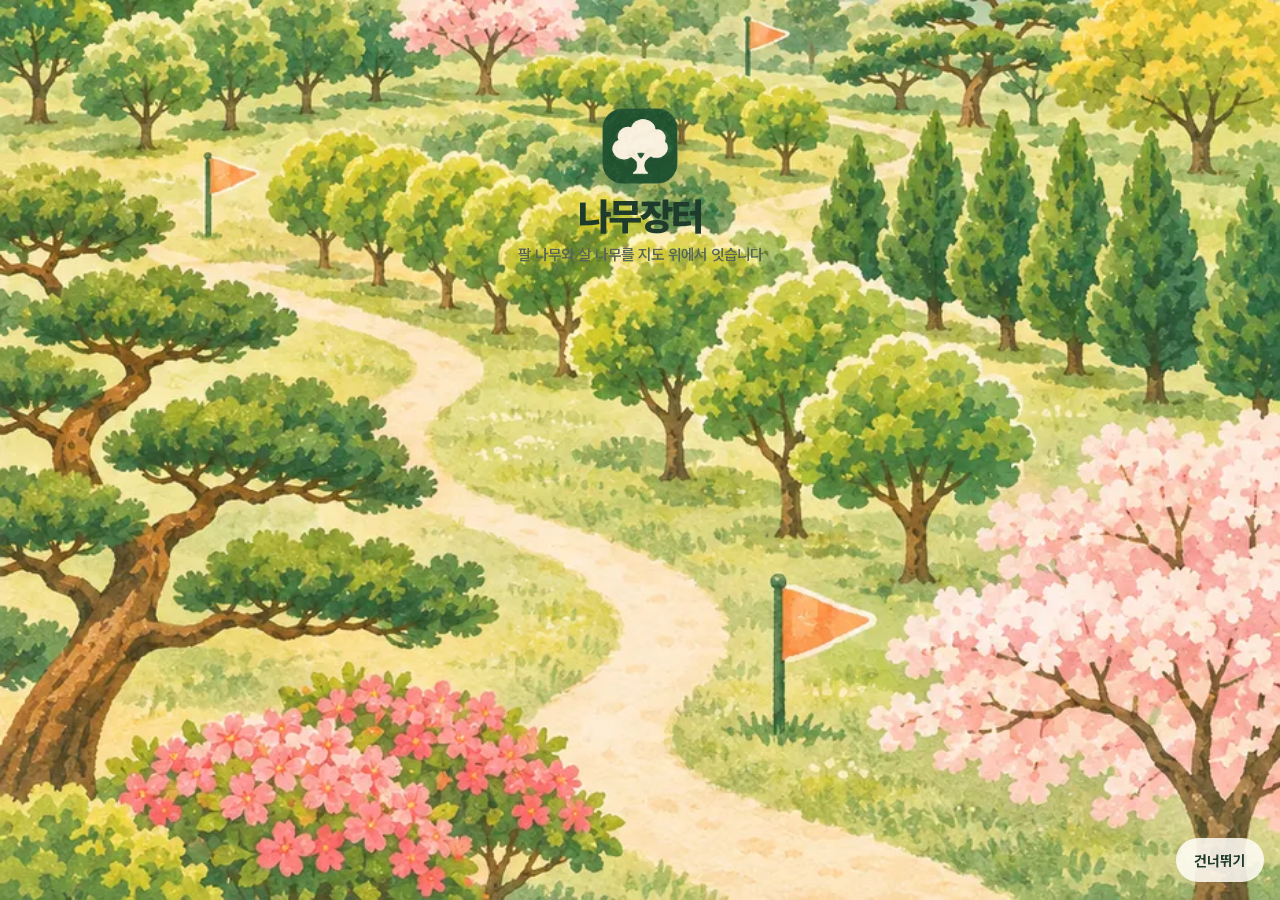
<file: index.html>
<!doctype html>
<html lang="ko">
  <head>
    <meta charset="UTF-8" />
    <meta name="viewport" content="width=device-width, initial-scale=1, viewport-fit=cover, maximum-scale=1" />
    <meta name="theme-color" content="#F3EBD7" />
    <meta name="description" content="팔 나무와 살 나무를 지도 위에서 이어 주는 나무장터" />
    <link rel="icon" href="./favicon.png" type="image/png" />
    <link rel="manifest" href="./manifest.webmanifest" />
    <link rel="apple-touch-icon" href="./apple-touch-icon.png" />
    <meta name="mobile-web-app-capable" content="yes" />
    <meta name="apple-mobile-web-app-capable" content="yes" />
    <meta name="apple-mobile-web-app-title" content="나무장터" />
    <meta name="apple-mobile-web-app-status-bar-style" content="default" />
    <link rel="preload" href="./fonts/PretendardVariable.woff2" as="font" type="font/woff2" crossorigin />
    <title>나무장터</title>
    <script type="module" crossorigin src="./assets/index-CdkCY7LW.js"></script>
    <link rel="stylesheet" crossorigin href="./assets/index-C7Q7-fz8.css">
  </head>
  <body>
    <div id="root"></div>
  </body>
</html>
</file>
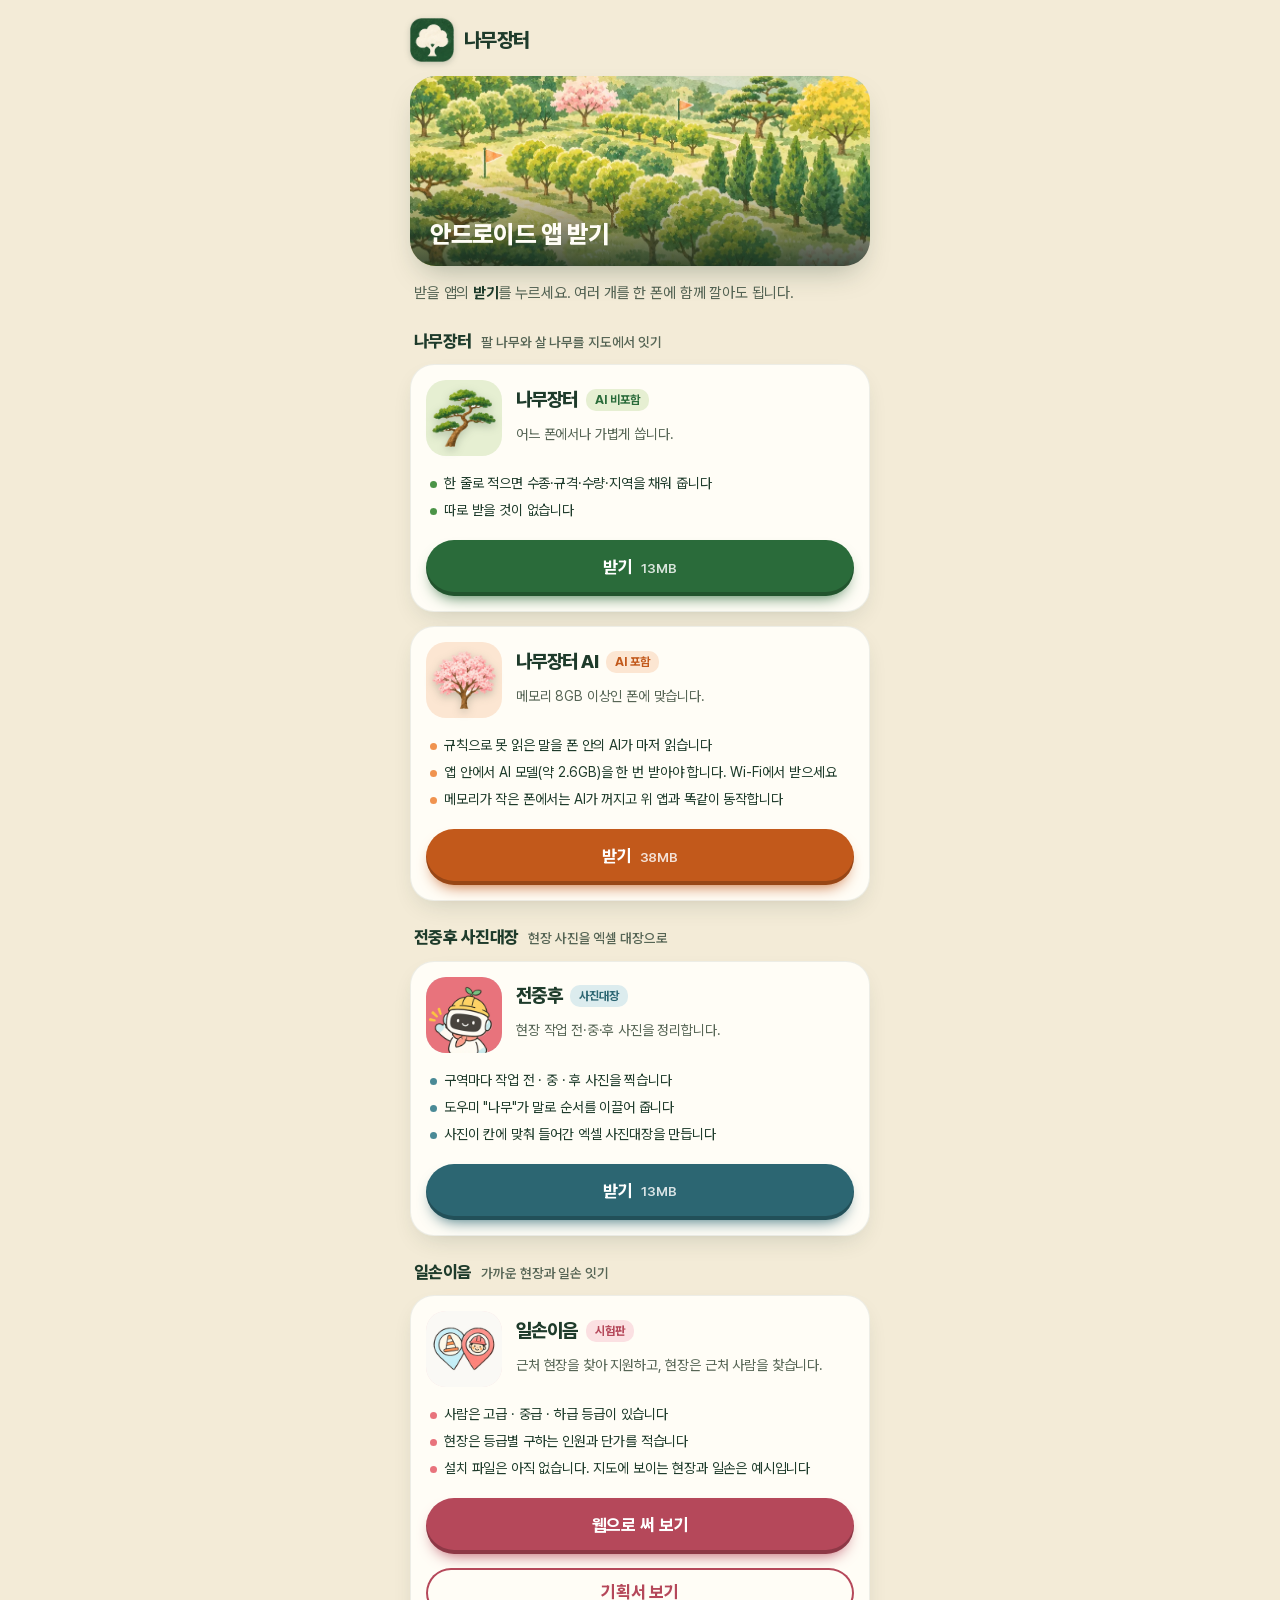
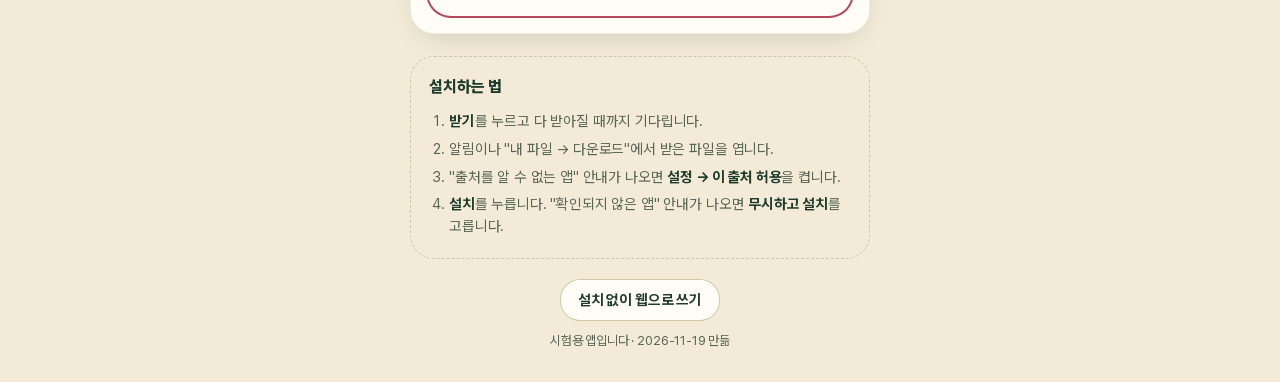
<file: download/index.html>
<!doctype html>
<!-- 안드로이드 앱(APK) 받기 페이지. tools/deploy_pages.sh 가 {{…}} 자리를 채워 download/index.html 로 올린다.
     "전중후 시작"~"전중후 끝" 사이는 그 앱의 APK 가 있을 때만 남긴다.
     "일손 시작"~"일손 끝" 사이는 일손이음 기획서 페이지(project-tjkim/03.work-match/result/plan)가 있을 때만 남긴다.
     "일손웹" 표시가 붙은 줄은 일손이음 웹앱(…/app/dist)이 있을 때만 남긴다. -->
<html lang="ko">
  <head>
    <meta charset="UTF-8" />
    <meta name="viewport" content="width=device-width, initial-scale=1, viewport-fit=cover" />
    <meta name="theme-color" content="#F3EBD7" />
    <meta name="description" content="나무장터와 전중후 사진대장 안드로이드 앱 받기, 일손이음 웹앱과 기획서" />
    <link rel="icon" href="../favicon.png" type="image/png" />
    <title>앱 받기 · 나무장터</title>
    <style>
      @font-face {
        font-family: 'Pretendard Variable';
        font-weight: 45 920;
        font-display: swap;
        src: url('../fonts/PretendardVariable.woff2') format('woff2-variations');
      }
      :root {
        --paper: #f3ebd7;
        --card: #fffdf6;
        --ink: #1e3b2b;
        --ink-2: #566555;
        --line: #d3c6a6;
        --leaf: #4b9447;
        --leaf-deep: #2a6b3a;
        --leaf-tint: #e6efd2;
        --apricot: #f0934f;
        --apricot-deep: #c2591b;
        --apricot-tint: #fce6d2;
      }
      * {
        box-sizing: border-box;
        margin: 0;
      }
      body {
        min-height: 100vh;
        padding: calc(18px + env(safe-area-inset-top, 0px)) 16px calc(32px + env(safe-area-inset-bottom, 0px));
        background: var(--paper);
        color: var(--ink);
        font-family: 'Pretendard Variable', -apple-system, 'Apple SD Gothic Neo', 'Noto Sans KR', sans-serif;
        font-size: 16px;
        line-height: 1.5;
        letter-spacing: -0.01em;
        word-break: keep-all;
        overflow-wrap: anywhere;
        -webkit-font-smoothing: antialiased;
      }
      main {
        max-width: 460px;
        margin: 0 auto;
      }
      header {
        display: flex;
        align-items: center;
        gap: 10px;
      }
      header img {
        width: 44px;
        height: 44px;
        object-fit: contain;
        filter: drop-shadow(0 2px 3px rgba(30, 59, 43, 0.22));
      }
      header strong {
        font-size: 20px;
        font-weight: 800;
        letter-spacing: -0.03em;
      }
      .hero {
        position: relative;
        margin-top: 14px;
        overflow: hidden;
        border-radius: 26px;
        box-shadow: 0 14px 30px -12px rgba(30, 59, 43, 0.35);
      }
      .hero img {
        display: block;
        width: 100%;
        height: 190px;
        object-fit: cover;
        object-position: 50% 70%;
      }
      .hero h1 {
        position: absolute;
        inset: auto 0 0 0;
        padding: 46px 20px 16px;
        background: linear-gradient(transparent, rgba(22, 44, 30, 0.82));
        color: #fffdf6;
        font-size: 25px;
        font-weight: 800;
        line-height: 1.25;
        letter-spacing: -0.035em;
        text-wrap: balance;
      }
      .lead {
        margin: 16px 4px 0;
        color: var(--ink-2);
        font-size: 15px;
      }
      .app {
        display: grid;
        grid-template-columns: 76px 1fr;
        gap: 4px 14px;
        margin-top: 14px;
        padding: 16px;
        border-radius: 24px;
        background: var(--card);
        box-shadow:
          inset 0 0 0 1px rgba(30, 59, 43, 0.08),
          0 10px 26px -10px rgba(30, 59, 43, 0.2);
      }
      .app .art {
        grid-row: span 2;
        display: grid;
        place-items: center;
        width: 76px;
        height: 76px;
        border-radius: 20px;
        background: var(--tint);
      }
      .app .art img {
        width: 64px;
        height: 64px;
        object-fit: contain;
        filter: drop-shadow(0 3px 4px rgba(30, 59, 43, 0.25));
      }
      .app h2 {
        display: flex;
        flex-wrap: wrap;
        align-items: center;
        gap: 8px;
        font-size: 19px;
        font-weight: 800;
        letter-spacing: -0.03em;
      }
      .app h2 small {
        padding: 2px 9px;
        border-radius: 10px;
        background: var(--tint);
        color: var(--deep);
        font-size: 12px;
        font-weight: 700;
        letter-spacing: 0;
      }
      .app p {
        color: var(--ink-2);
        font-size: 14px;
      }
      .app ul {
        grid-column: 1 / -1;
        margin-top: 10px;
        padding: 0;
        list-style: none;
        font-size: 14px;
      }
      .app li {
        position: relative;
        padding: 3px 0 3px 18px;
      }
      .app li::before {
        content: '';
        position: absolute;
        top: 11px;
        left: 4px;
        width: 7px;
        height: 7px;
        border-radius: 50%;
        background: var(--main);
      }
      .get {
        grid-column: 1 / -1;
        display: flex;
        align-items: center;
        justify-content: center;
        gap: 8px;
        height: 56px;
        margin-top: 12px;
        border-radius: 28px;
        background: var(--deep);
        box-shadow:
          inset 0 -4px 0 rgba(0, 0, 0, 0.22),
          0 8px 16px -8px var(--deep);
        color: #fff;
        font-size: 17px;
        font-weight: 760;
        text-decoration: none;
        transition: transform 0.2s cubic-bezier(0.32, 0.72, 0, 1);
      }
      .get:active {
        transform: translateY(2px) scale(0.985);
      }
      .get.plain {
        height: 50px;
        margin-top: 10px;
        background: var(--card);
        box-shadow: inset 0 0 0 2px var(--deep);
        color: var(--deep);
      }
      .get span {
        font-size: 13.5px;
        font-weight: 600;
        opacity: 0.82;
      }
      .lead b {
        color: var(--ink);
      }
      h2.group {
        margin: 24px 4px 0;
        font-size: 17px;
        font-weight: 800;
        letter-spacing: -0.03em;
      }
      h2.group span {
        margin-left: 6px;
        color: var(--ink-2);
        font-size: 13.5px;
        font-weight: 550;
        letter-spacing: -0.01em;
      }
      h2.group + .app {
        margin-top: 10px;
      }
      .app .art img.icon {
        width: 76px;
        height: 76px;
        border-radius: 20px;
        filter: none;
      }
      .photo {
        --main: #4a8a96;
        --deep: #2c6672;
        --tint: #dcecee;
      }
      .work {
        --main: #e8737c;
        --deep: #b5485a;
        --tint: #fbe0e2;
      }
      .lite {
        --main: var(--leaf);
        --deep: var(--leaf-deep);
        --tint: var(--leaf-tint);
      }
      .ai {
        --main: var(--apricot);
        --deep: var(--apricot-deep);
        --tint: var(--apricot-tint);
      }
      section.how {
        margin-top: 22px;
        padding: 18px;
        border-radius: 24px;
        border: 1.5px dashed var(--line);
      }
      .how h2 {
        font-size: 16px;
        font-weight: 800;
      }
      .how ol {
        margin-top: 8px;
        padding-left: 20px;
        color: var(--ink-2);
        font-size: 14.5px;
      }
      .how li {
        padding: 3px 0;
      }
      .how b {
        color: var(--ink);
      }
      footer {
        margin-top: 20px;
        text-align: center;
        color: var(--ink-2);
        font-size: 13px;
      }
      footer a {
        display: inline-block;
        margin-bottom: 10px;
        padding: 10px 18px;
        border-radius: 20px;
        background: var(--card);
        box-shadow: inset 0 0 0 1px var(--line);
        color: var(--ink);
        font-size: 14.5px;
        font-weight: 700;
        text-decoration: none;
      }
    </style>
  </head>
  <body>
    <main>
      <header>
        <img src="../art/logo.webp" alt="" />
        <strong>나무장터</strong>
      </header>

      <div class="hero">
        <img src="../art/hero.webp" alt="" />
        <h1>안드로이드 앱 받기</h1>
      </div>
      <p class="lead">받을 앱의 <b>받기</b>를 누르세요. 여러 개를 한 폰에 함께 깔아도 됩니다.</p>

      <h2 class="group">나무장터 <span>팔 나무와 살 나무를 지도에서 잇기</span></h2>

      <article class="app lite">
        <div class="art"><img src="../art/tree-pine.webp" alt="" /></div>
        <h2>나무장터 <small>AI 비포함</small></h2>
        <p>어느 폰에서나 가볍게 씁니다.</p>
        <ul>
          <li>한 줄로 적으면 수종·규격·수량·지역을 채워 줍니다</li>
          <li>따로 받을 것이 없습니다</li>
        </ul>
        <a class="get" href="namu-jangteo.apk?v=202611190719" download="namu-jangteo.apk">받기 <span>13MB</span></a>
      </article>

      <article class="app ai">
        <div class="art"><img src="../art/tree-blossom.webp" alt="" /></div>
        <h2>나무장터 AI <small>AI 포함</small></h2>
        <p>메모리 8GB 이상인 폰에 맞습니다.</p>
        <ul>
          <li>규칙으로 못 읽은 말을 폰 안의 AI가 마저 읽습니다</li>
          <li>앱 안에서 AI 모델(약 2.6GB)을 한 번 받아야 합니다. Wi-Fi에서 받으세요</li>
          <li>메모리가 작은 폰에서는 AI가 꺼지고 위 앱과 똑같이 동작합니다</li>
        </ul>
        <a class="get" href="namu-jangteo-ai.apk?v=202611190719" download="namu-jangteo-ai.apk">받기 <span>38MB</span></a>
      </article>

      <!-- 전중후 시작 -->
      <h2 class="group">전중후 사진대장 <span>현장 사진을 엑셀 대장으로</span></h2>

      <article class="app photo">
        <div class="art"><img class="icon" src="jeonjunghu.png" alt="" /></div>
        <h2>전중후 <small>사진대장</small></h2>
        <p>현장 작업 전·중·후 사진을 정리합니다.</p>
        <ul>
          <li>구역마다 작업 전 · 중 · 후 사진을 찍습니다</li>
          <li>도우미 "나무"가 말로 순서를 이끌어 줍니다</li>
          <li>사진이 칸에 맞춰 들어간 엑셀 사진대장을 만듭니다</li>
        </ul>
        <a class="get" href="jeonjunghu.apk?v=202611190709" download="jeonjunghu.apk">받기 <span>13MB</span></a>
      </article>
      <!-- 전중후 끝 -->

      <!-- 일손 시작 -->
      <h2 class="group">일손이음 <span>가까운 현장과 일손 잇기</span></h2>

      <article class="app work">
        <div class="art"><img class="icon" src="ilson-ieum.png" alt="" /></div>
        <h2>일손이음 <small>시험판</small></h2>
        <p>근처 현장을 찾아 지원하고, 현장은 근처 사람을 찾습니다.</p>
        <ul>
          <li>사람은 고급 · 중급 · 하급 등급이 있습니다</li>
          <li>현장은 등급별 구하는 인원과 단가를 적습니다</li>
          <li>설치 파일은 아직 없습니다. 지도에 보이는 현장과 일손은 예시입니다</li>
        </ul>
        <a class="get" href="../ilson-ieum/?v=202611190853">웹으로 써 보기</a><!-- 일손웹 -->
        <a class="get plain" href="../plan/ilson-ieum/?v=202611190844">기획서 보기</a>
      </article>
      <!-- 일손 끝 -->

      <section class="how">
        <h2>설치하는 법</h2>
        <ol>
          <li><b>받기</b>를 누르고 다 받아질 때까지 기다립니다.</li>
          <li>알림이나 "내 파일 → 다운로드"에서 받은 파일을 엽니다.</li>
          <li>"출처를 알 수 없는 앱" 안내가 나오면 <b>설정 → 이 출처 허용</b>을 켭니다.</li>
          <li><b>설치</b>를 누릅니다. "확인되지 않은 앱" 안내가 나오면 <b>무시하고 설치</b>를 고릅니다.</li>
        </ol>
      </section>

      <footer>
        <a href="../">설치 없이 웹으로 쓰기</a>
        <p>시험용 앱입니다 · 2026-11-19 만듦</p>
      </footer>
    </main>
  </body>
</html>
</file>
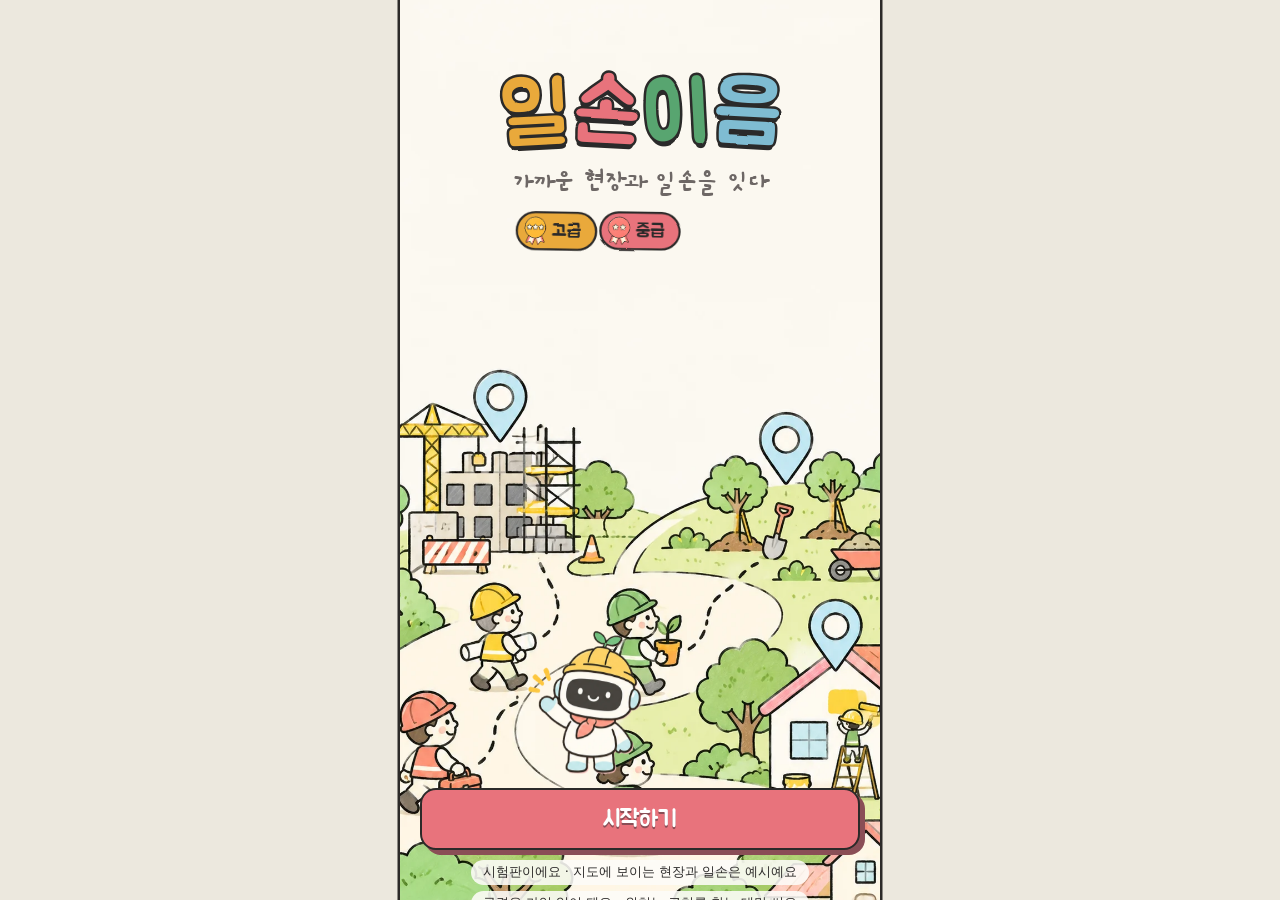
<file: ilson-ieum/index.html>
<!doctype html>
<html lang="ko">
  <head>
    <meta charset="UTF-8" />
    <meta name="viewport" content="width=device-width, initial-scale=1, viewport-fit=cover, maximum-scale=1" />
    <meta name="theme-color" content="#faf9f5" />
    <meta name="description" content="가까운 현장과 일할 사람을 지도 위에서 이어 주는 앱" />
    <link rel="icon" href="./art/pin-site.webp" type="image/webp" />
    <link rel="manifest" href="./manifest.webmanifest" />
    <meta name="mobile-web-app-capable" content="yes" />
    <meta name="apple-mobile-web-app-capable" content="yes" />
    <meta name="apple-mobile-web-app-title" content="일손이음" />
    <title>일손이음</title>
    <script type="module" crossorigin src="./assets/index-Bh-CNByT.js"></script>
    <link rel="stylesheet" crossorigin href="./assets/index-D5LEKPfN.css">
  </head>
  <body>
    <div id="root"></div>
  </body>
</html>
</file>
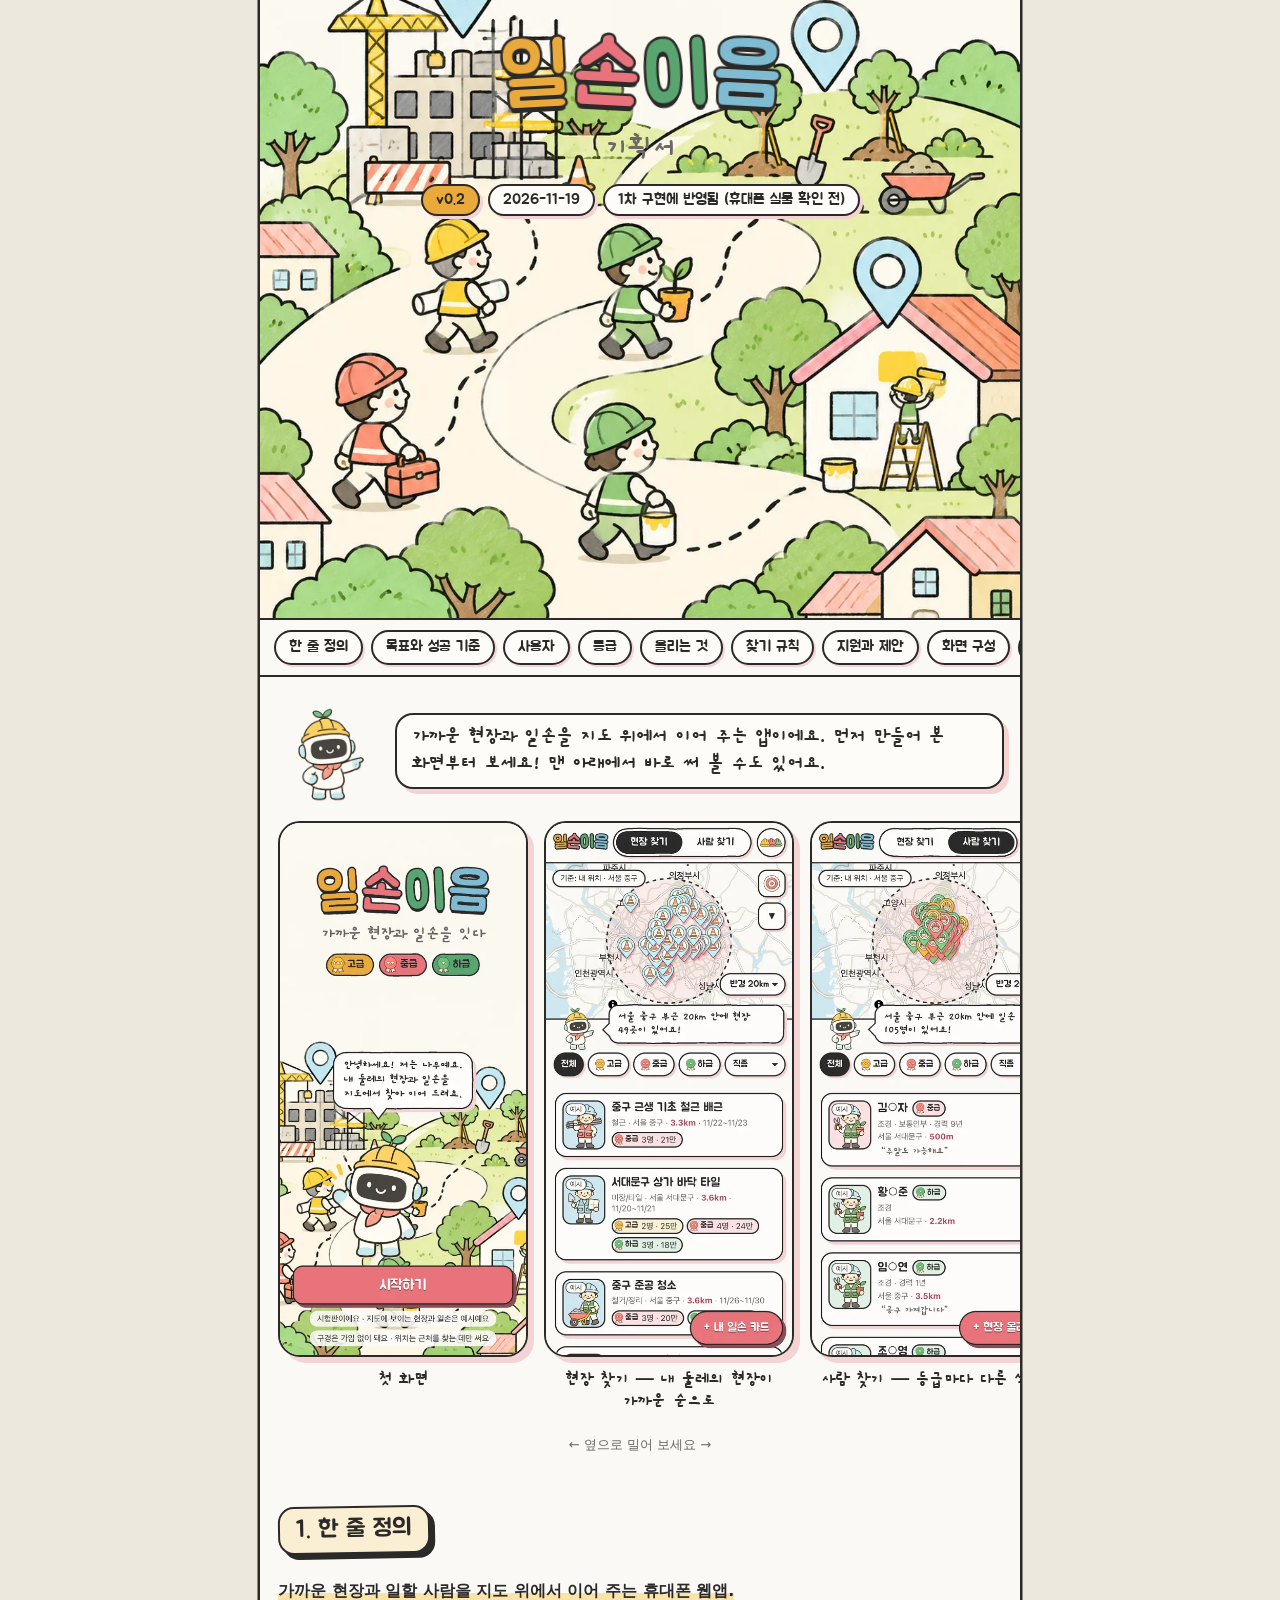
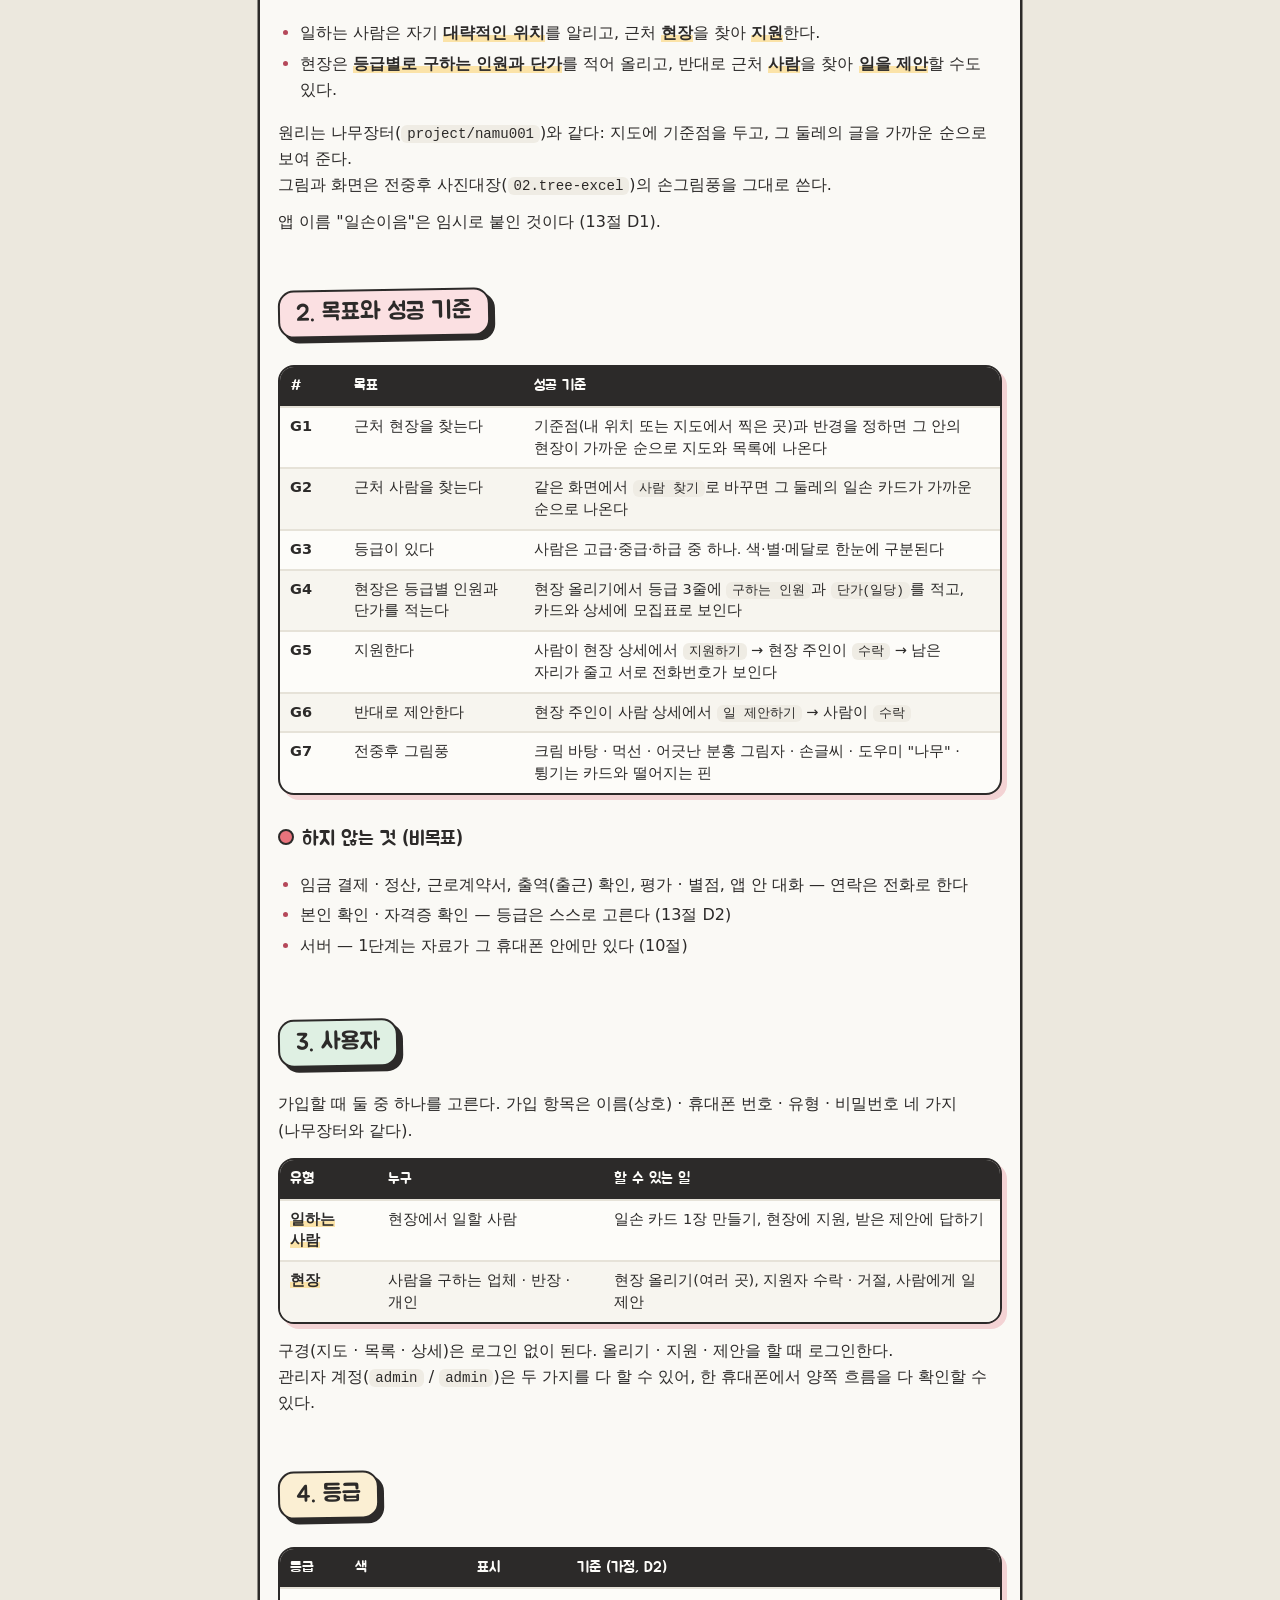
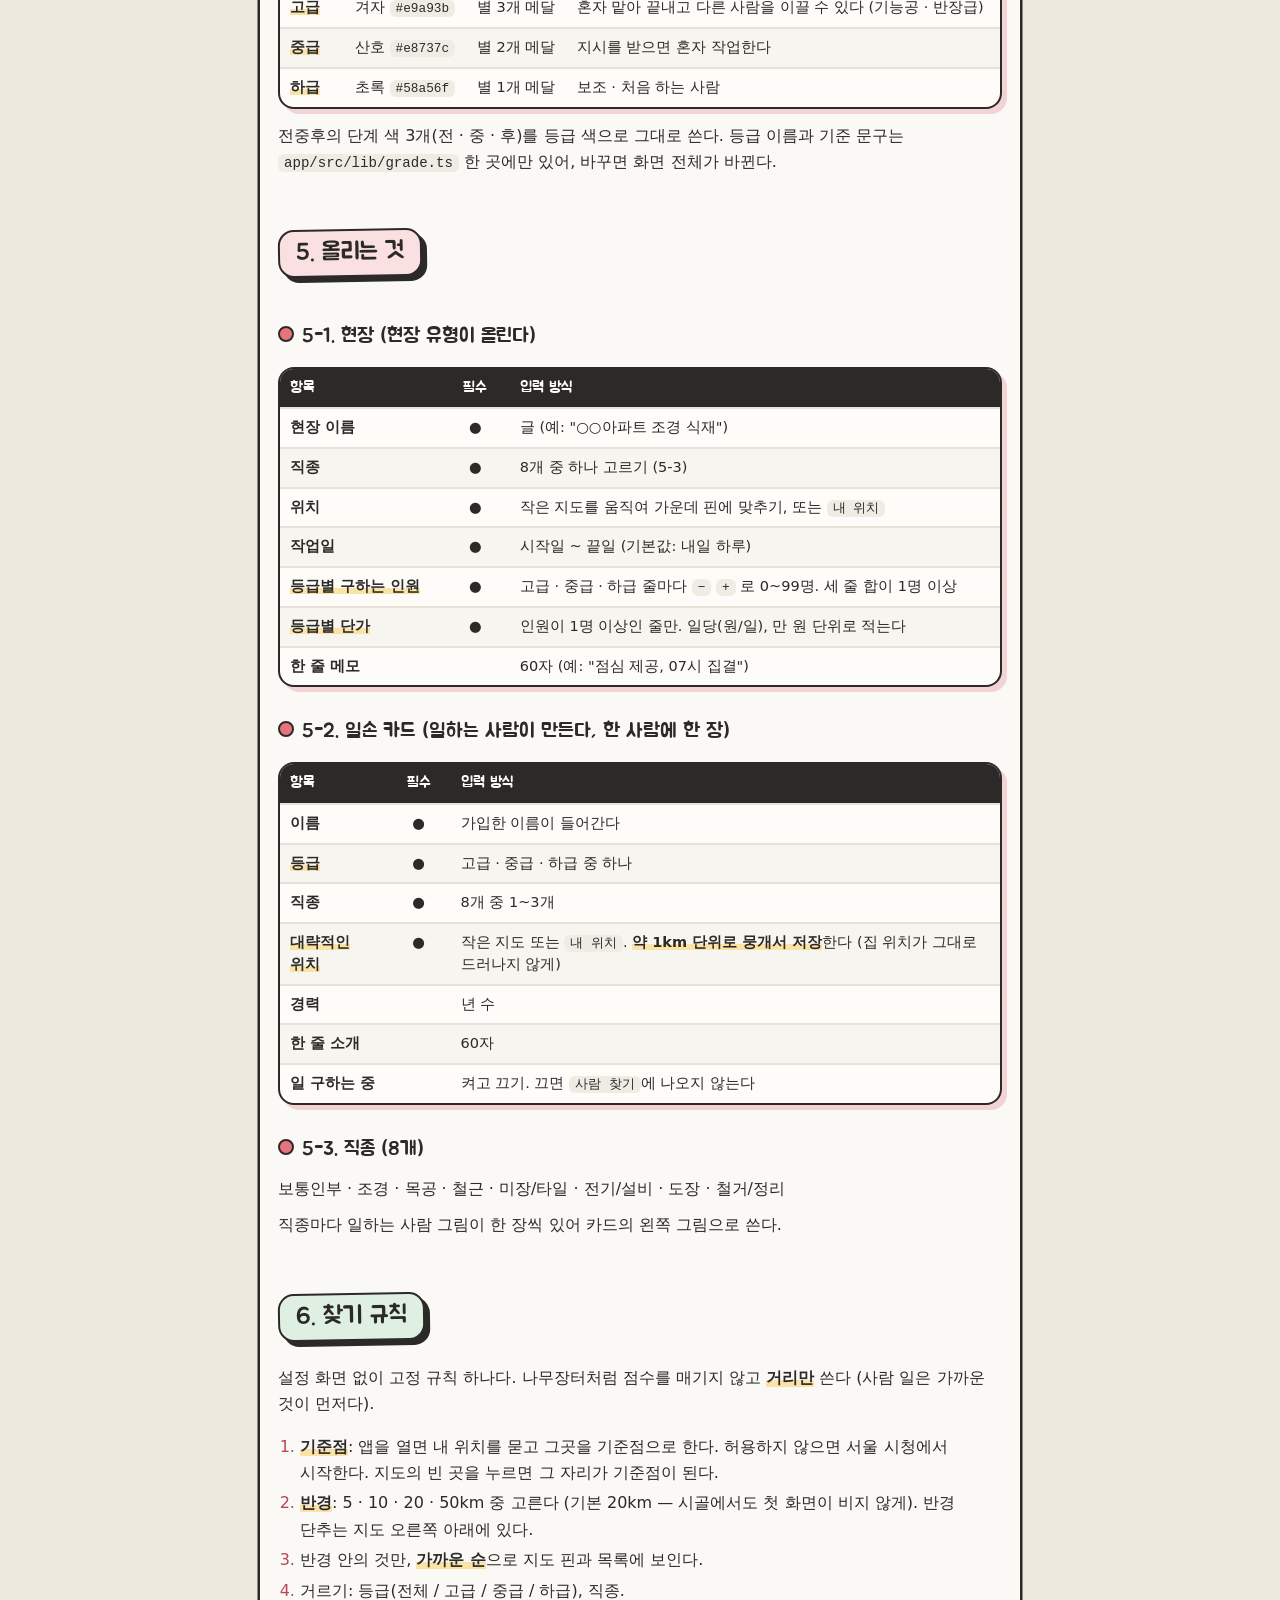
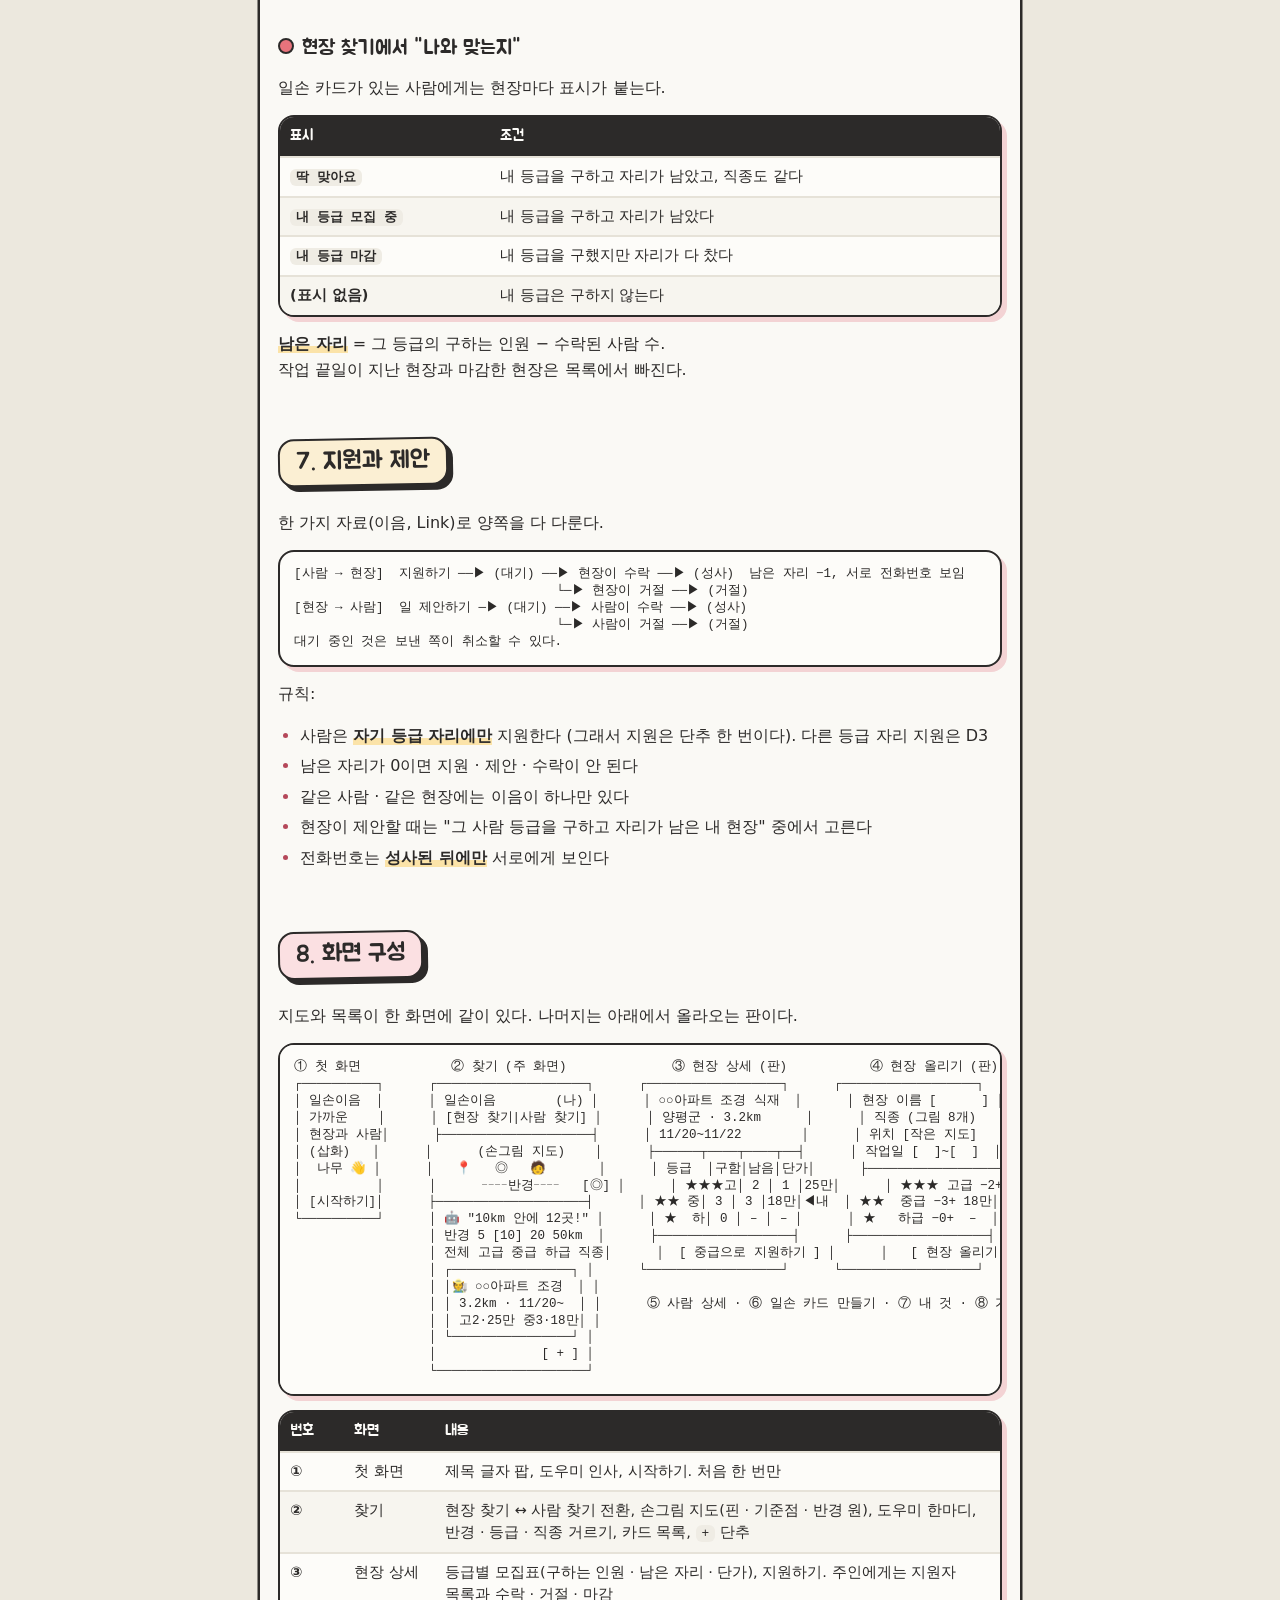
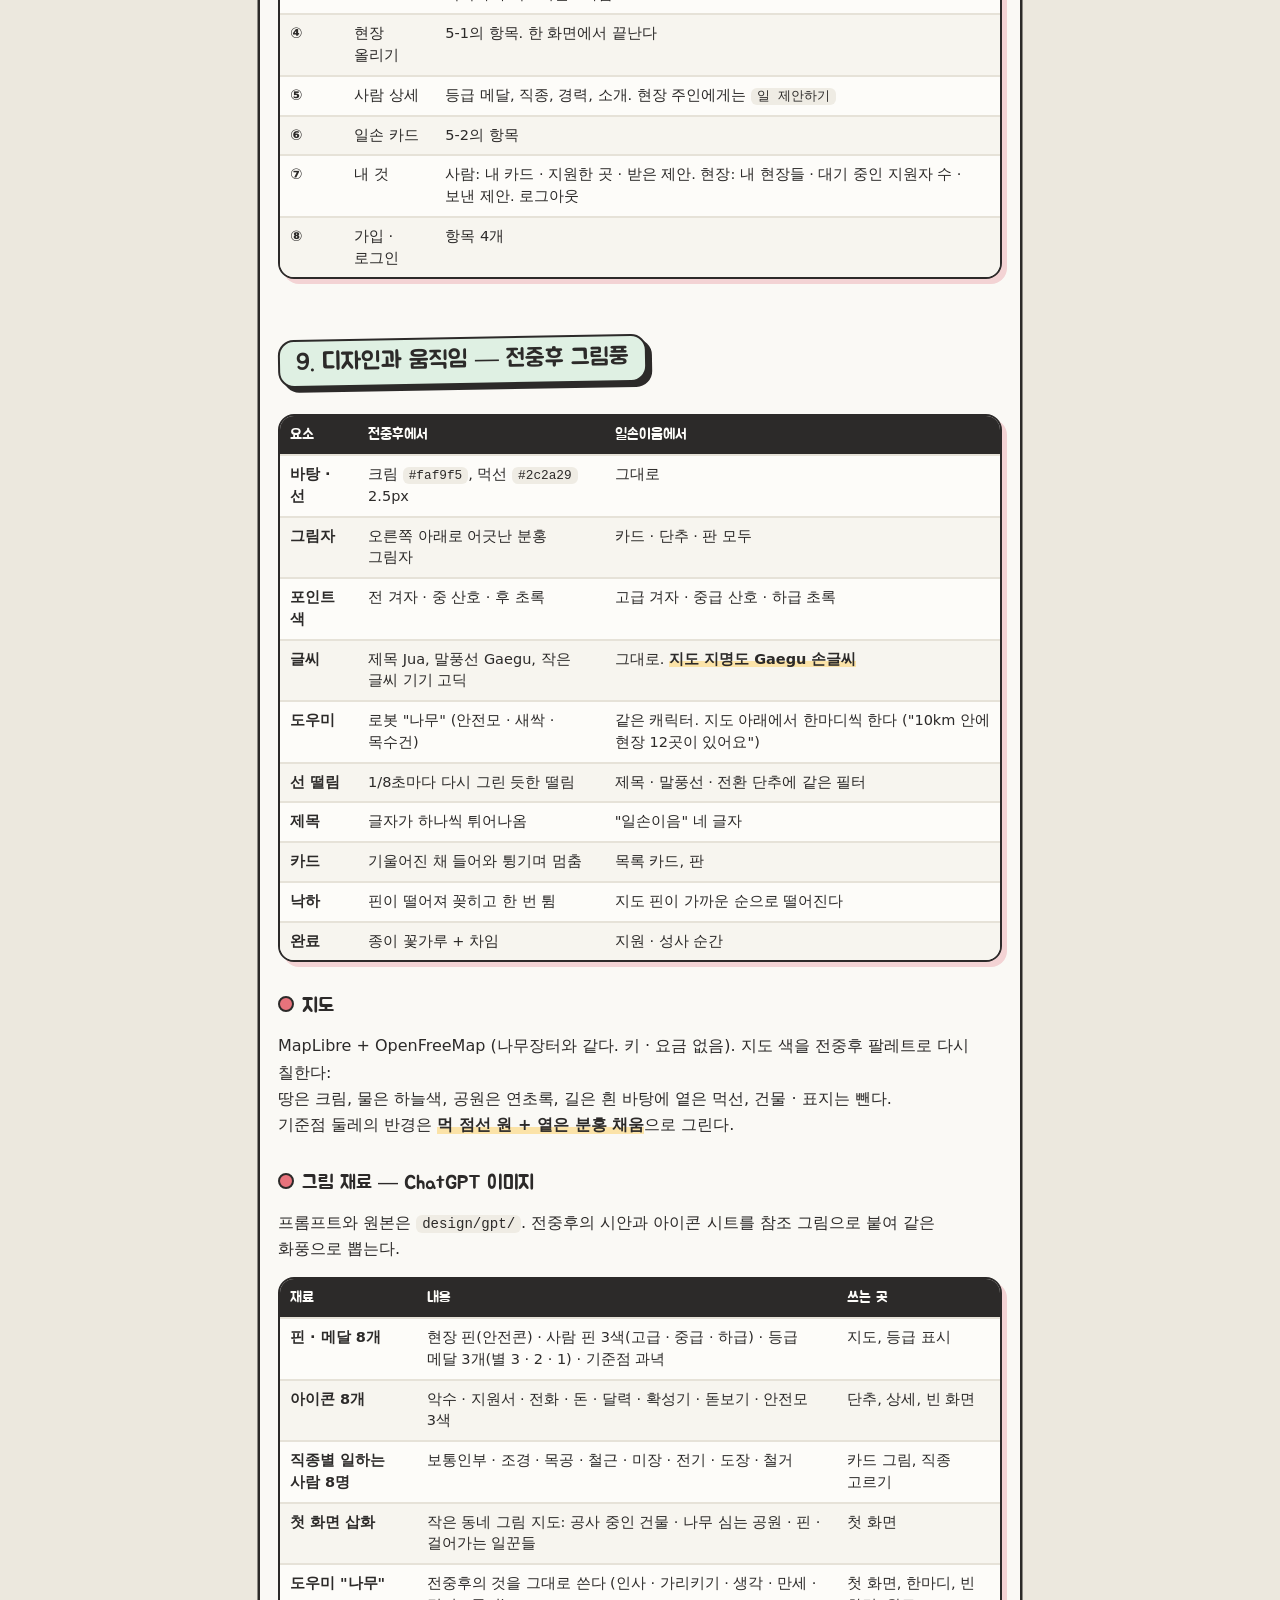
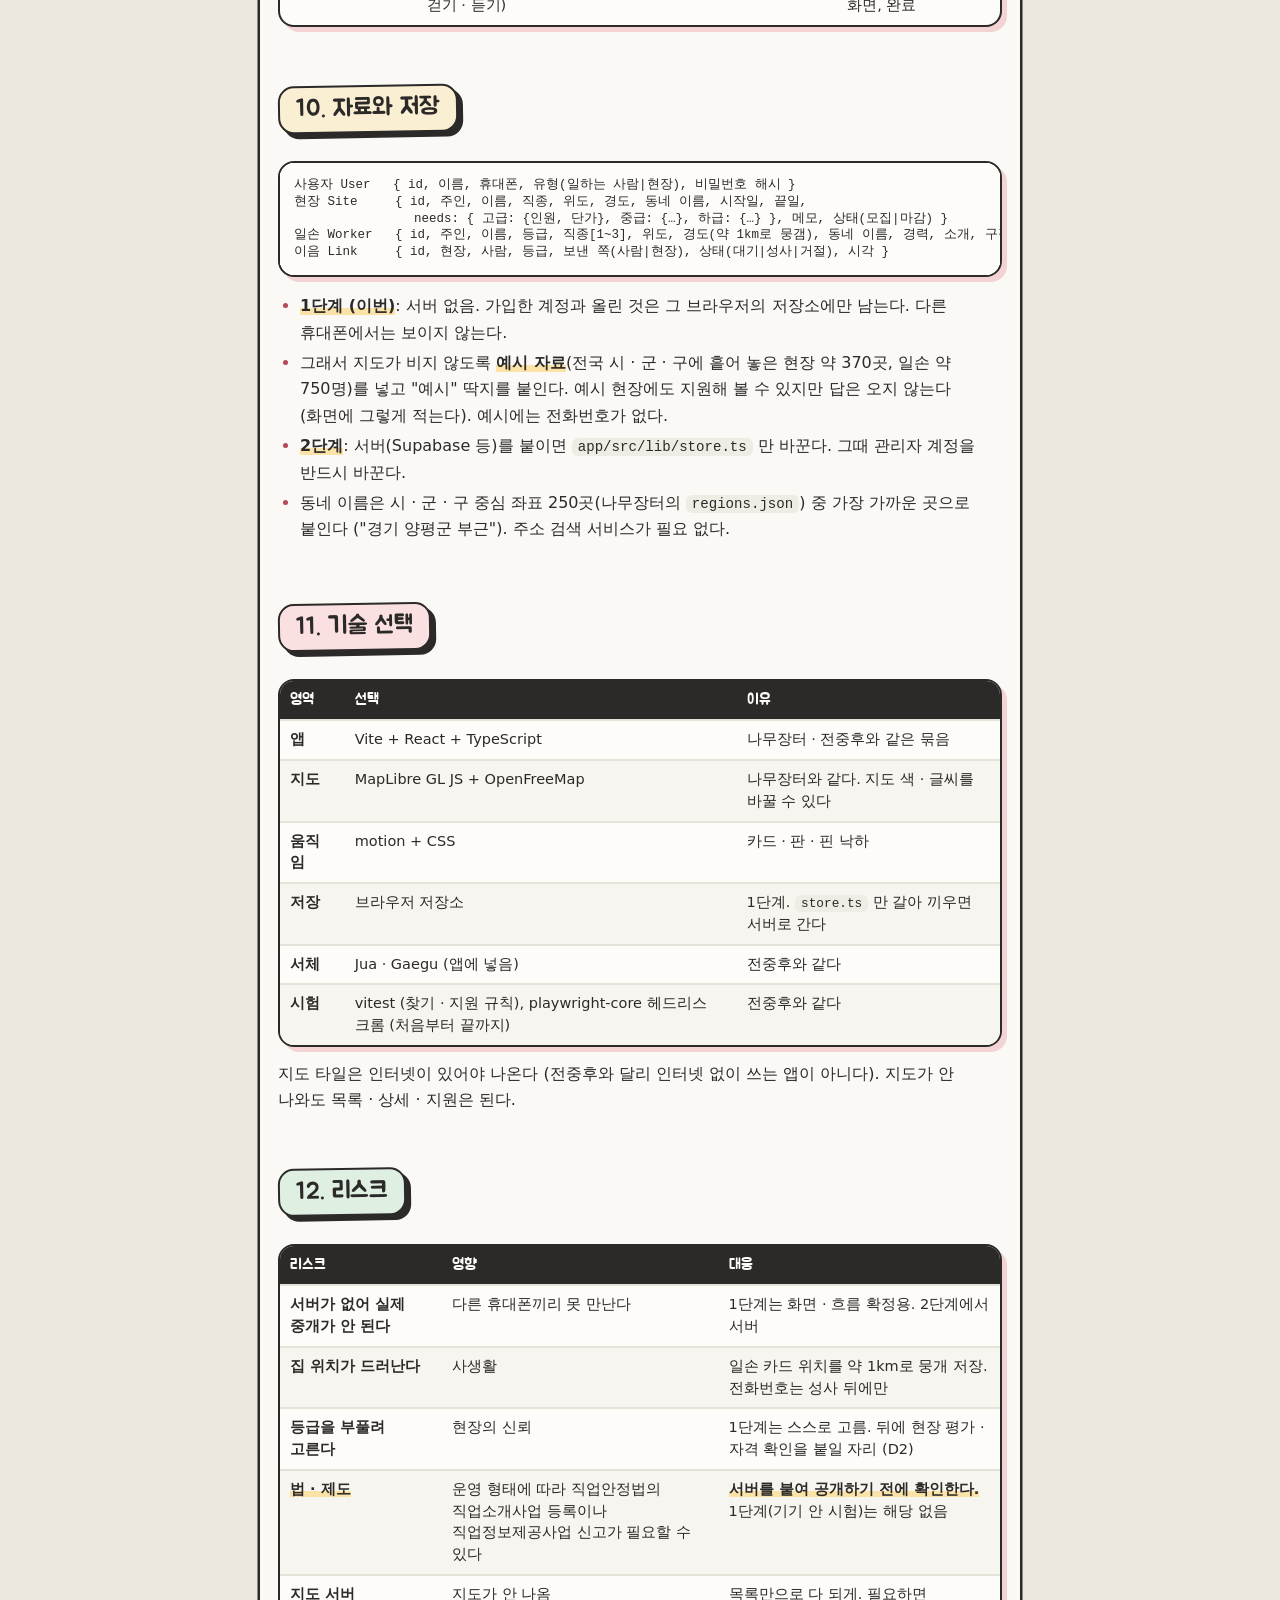
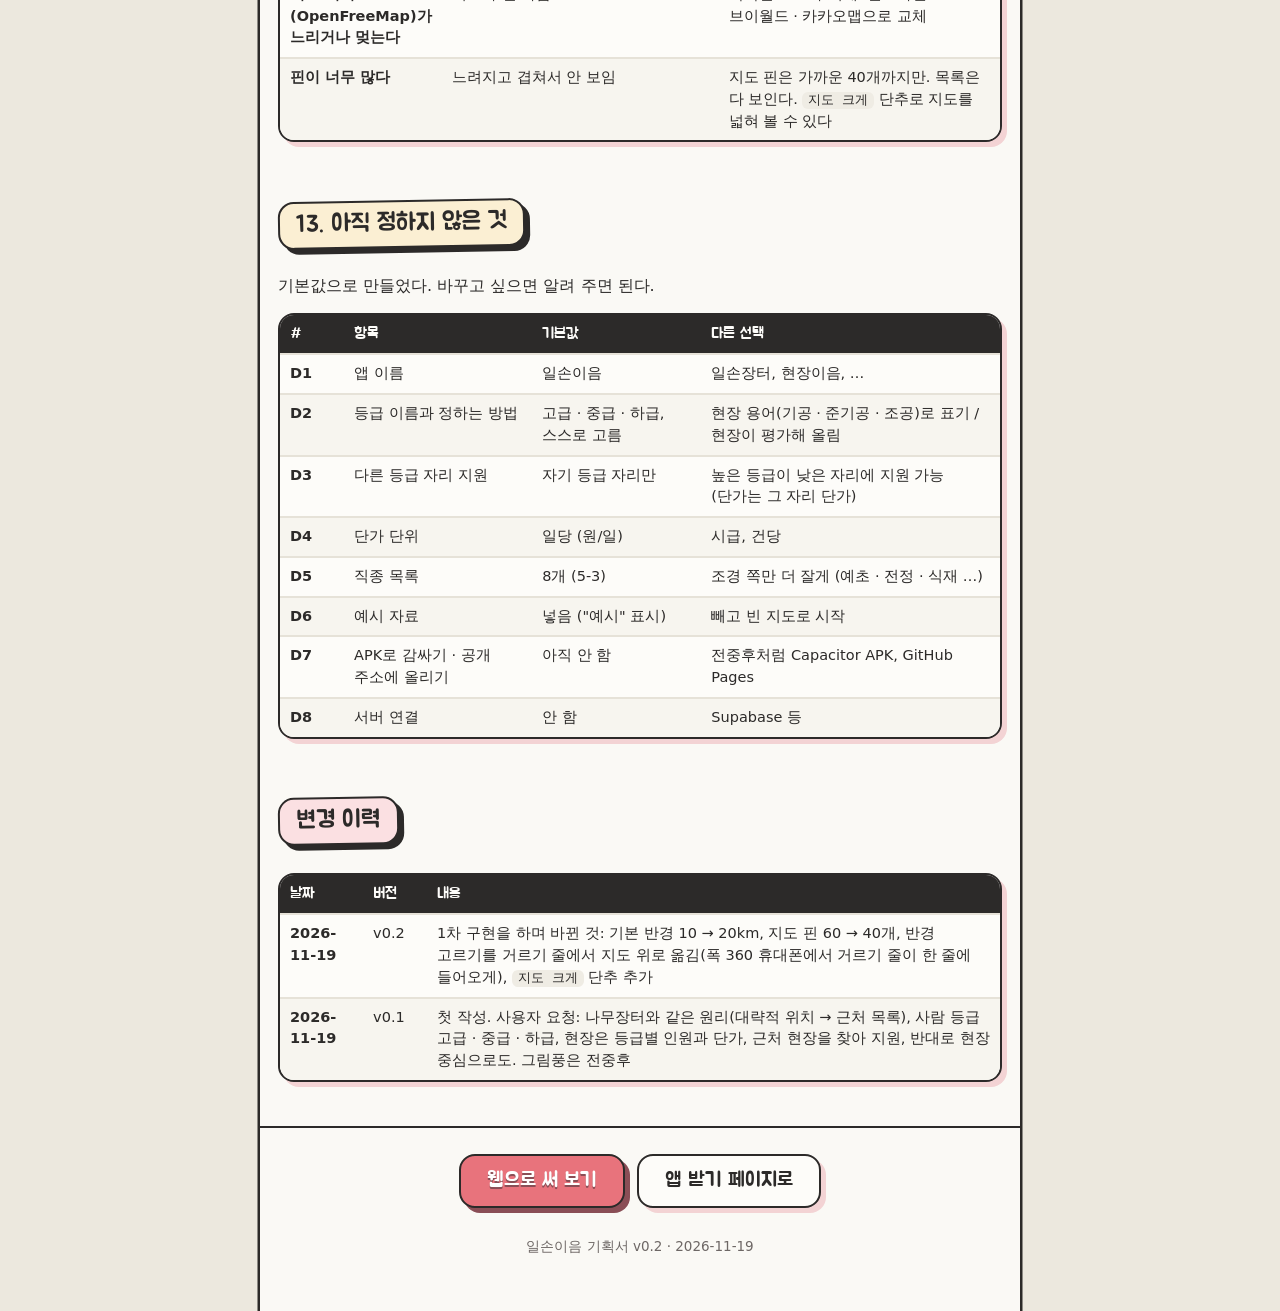
<file: plan/ilson-ieum/index.html>
<!doctype html>
<!-- tools/build_plan.py 가 00.기획서.md 에서 만든 페이지. 직접 고치지 말고 기획서를 고친 뒤 다시 만든다. -->
<html lang="ko">
  <head>
    <meta charset="UTF-8" />
    <meta name="viewport" content="width=device-width, initial-scale=1, viewport-fit=cover" />
    <meta name="theme-color" content="#faf9f5" />
    <meta name="description" content="일손이음 기획서 — 가까운 현장과 일할 사람을 지도 위에서 이어 주는 앱" />
    <link rel="icon" href="icon-192.png" type="image/png" />
    <title>일손이음 기획서</title>
    <style>
      @font-face {
        font-family: 'Jua';
        font-display: swap;
        src: url('fonts/jua.woff2') format('woff2');
      }
      @font-face {
        font-family: 'Gaegu';
        font-weight: 700;
        font-display: swap;
        src: url('fonts/gaegu.woff2') format('woff2');
      }
      :root {
        --cream: #faf9f5;
        --paper: #fdfcf9;
        --ink: #2c2a29;
        --soft: #6d6765;
        --faint: #d1d0cc;
        --pink: #f3d3d4;
        --coral: #e8737c;
        --coral-deep: #b5485a;
        --mustard: #e9a93b;
        --green: #58a56f;
        --sky: #cfe6ee;
        --line: 2.5px;
        --head: 'Jua', 'Apple SD Gothic Neo', 'Malgun Gothic', sans-serif;
        --hand: 'Gaegu', 'Jua', sans-serif;
        --body: system-ui, -apple-system, 'Apple SD Gothic Neo', 'Malgun Gothic', 'Noto Sans KR', sans-serif;
      }
      * {
        box-sizing: border-box;
      }
      html {
        scroll-behavior: smooth;
        scroll-padding-top: 64px;
      }
      body {
        margin: 0;
        background: #ece8de;
        color: var(--ink);
        font-family: var(--body);
        font-size: 16px;
        line-height: 1.65;
        word-break: keep-all;
        overflow-wrap: anywhere;
        -webkit-font-smoothing: antialiased;
      }
      .page {
        max-width: 760px;
        margin: 0 auto;
        background: var(--cream);
        box-shadow: 0 0 0 var(--line) var(--ink);
        min-height: 100vh;
      }

      /* ── 머리: 제목 글자가 하나씩 튀어나온다 ── */
      .hero {
        position: relative;
        height: min(620px, 150vw);
        overflow: hidden;
        text-align: center;
        border-bottom: var(--line) solid var(--ink);
      }
      .hero > img.bg {
        position: absolute;
        inset: 0;
        width: 100%;
        height: 100%;
        object-fit: cover;
        object-position: bottom;
      }
      .hero-top {
        position: relative;
        padding: calc(34px + env(safe-area-inset-top, 0px)) 16px 0;
      }
      .pop-title {
        margin: 0;
        display: flex;
        justify-content: center;
        gap: 4px;
        font-family: var(--head);
        font-weight: 400;
        font-size: min(84px, 20vw);
        line-height: 1.05;
      }
      .pop-title span {
        display: inline-block;
        -webkit-text-stroke: 5px var(--ink);
        paint-order: stroke fill;
        text-shadow: 0 5px 0 var(--ink);
        animation: letter-pop 0.55s cubic-bezier(0.34, 1.7, 0.5, 1) both;
      }
      @keyframes letter-pop {
        0% {
          transform: scale(0) translateY(20px);
        }
        60% {
          transform: scale(1.18) translateY(-6px);
        }
        100% {
          transform: scale(1) translateY(0);
        }
      }
      .hero-sub {
        margin: 2px 0 10px;
        font-family: var(--hand);
        font-weight: 700;
        font-size: 30px;
        letter-spacing: -0.05em;
        color: var(--soft);
      }
      .tags {
        display: flex;
        flex-wrap: wrap;
        justify-content: center;
        gap: 8px;
      }
      .tags span {
        padding: 2px 13px;
        border: var(--line) solid var(--ink);
        border-radius: 999px;
        background: var(--paper);
        box-shadow: 3px 3px 0 var(--pink);
        font-family: var(--head);
        font-size: 15px;
      }
      .tags span:first-child {
        background: var(--mustard);
      }

      /* ── 차례 ── */
      nav {
        position: sticky;
        top: 0;
        z-index: 5;
        display: flex;
        gap: 8px;
        overflow-x: auto;
        scrollbar-width: none;
        padding: 10px 14px;
        background: rgba(250, 249, 245, 0.94);
        border-bottom: var(--line) solid var(--ink);
      }
      nav::-webkit-scrollbar {
        display: none;
      }
      nav a {
        flex: none;
        padding: 3px 13px;
        border: 2px solid var(--ink);
        border-radius: 999px;
        background: var(--paper);
        box-shadow: 2px 2px 0 var(--pink);
        color: var(--ink);
        font-family: var(--head);
        font-size: 15px;
        text-decoration: none;
        white-space: nowrap;
      }
      nav a:active {
        transform: translate(2px, 2px);
        box-shadow: none;
      }

      /* ── 도우미 한마디, 화면 캡처 ── */
      .hello {
        display: flex;
        align-items: flex-end;
        gap: 6px;
        padding: 22px 16px 0 8px;
      }
      .hello img {
        flex: none;
        height: 104px;
        width: auto;
      }
      .hello p {
        position: relative;
        margin: 0 0 14px;
        padding: 9px 15px 10px;
        border: var(--line) solid var(--ink);
        border-radius: 18px;
        background: var(--paper);
        box-shadow: 5px 5px 0 var(--pink);
        font-family: var(--hand);
        font-weight: 700;
        font-size: 21px;
        line-height: 1.25;
        letter-spacing: -0.05em;
      }
      .shots {
        display: flex;
        gap: 16px;
        overflow-x: auto;
        scroll-snap-type: x mandatory;
        padding: 18px 18px 22px;
        scrollbar-width: thin;
      }
      .shots figure {
        flex: none;
        width: min(62vw, 250px);
        margin: 0;
        scroll-snap-align: center;
      }
      .shots img {
        display: block;
        width: 100%;
        height: auto;
        border: var(--line) solid var(--ink);
        border-radius: 22px;
        box-shadow: 6px 6px 0 var(--pink);
        background: var(--paper);
      }
      .shots figcaption {
        margin-top: 12px;
        font-family: var(--hand);
        font-weight: 700;
        font-size: 18px;
        line-height: 1.2;
        letter-spacing: -0.05em;
        text-align: center;
      }
      .swipe {
        margin: 0;
        text-align: center;
        font-size: 13px;
        color: var(--soft);
      }

      /* ── 본문 ── */
      article {
        padding: 6px 18px 30px;
      }
      article h2 {
        margin: 44px 0 14px;
        padding: 6px 16px 7px;
        display: inline-block;
        border: var(--line) solid var(--ink);
        border-radius: 16px;
        background: var(--sky);
        box-shadow: 5px 5px 0 var(--ink);
        font-family: var(--head);
        font-weight: 400;
        font-size: 24px;
        line-height: 1.3;
        rotate: -1deg;
      }
      article h2:nth-of-type(3n + 1) {
        background: #fbefd3;
      }
      article h2:nth-of-type(3n + 2) {
        background: #fbe0e2;
      }
      article h2:nth-of-type(3n) {
        background: #dff0e3;
      }
      article h3 {
        margin: 28px 0 8px;
        font-family: var(--head);
        font-weight: 400;
        font-size: 20px;
      }
      article h3::before {
        content: '';
        display: inline-block;
        width: 12px;
        height: 12px;
        margin-right: 8px;
        border: 2px solid var(--ink);
        border-radius: 50%;
        background: var(--coral);
      }
      article p {
        margin: 10px 0;
      }
      article strong {
        background: linear-gradient(transparent 62%, #fbe3a8 62%);
      }
      article ul,
      article ol {
        padding-left: 22px;
      }
      article li {
        margin: 4px 0;
      }
      article li::marker {
        color: var(--coral-deep);
      }
      article code {
        padding: 1px 6px;
        border-radius: 6px;
        background: #efece4;
        font-family: ui-monospace, 'SF Mono', Menlo, Consolas, monospace;
        font-size: 0.88em;
      }
      article pre {
        margin: 14px 0;
        padding: 14px;
        overflow-x: auto;
        border: var(--line) solid var(--ink);
        border-radius: 16px;
        background: var(--paper);
        box-shadow: 5px 5px 0 var(--pink);
        font-size: 12.5px;
        line-height: 1.35;
      }
      article pre code {
        padding: 0;
        background: none;
        font-family: 'D2Coding', 'Nanum Gothic Coding', ui-monospace, 'SF Mono', Menlo, Consolas, monospace;
        font-size: inherit;
        white-space: pre;
      }
      .table-wrap {
        margin: 14px 0;
        overflow-x: auto;
        border: var(--line) solid var(--ink);
        border-radius: 16px;
        background: var(--paper);
        box-shadow: 5px 5px 0 var(--pink);
      }
      table {
        width: 100%;
        border-collapse: collapse;
        font-size: 14.5px;
        line-height: 1.5;
      }
      th {
        padding: 8px 10px;
        background: var(--ink);
        color: var(--paper);
        font-family: var(--head);
        font-weight: 400;
        font-size: 15px;
        text-align: left;
        white-space: nowrap;
      }
      td {
        padding: 8px 10px;
        border-top: 2px solid #e6e2d8;
        vertical-align: top;
        min-width: 64px;
      }
      td:first-child {
        font-weight: 600;
      }
      td code {
        white-space: nowrap;
      }
      tbody tr:nth-child(even) td {
        background: #f7f5ef;
      }
      [align='center'] {
        text-align: center;
      }
      [align='right'] {
        text-align: right;
      }
      footer {
        padding: 26px 18px calc(40px + env(safe-area-inset-bottom, 0px));
        border-top: var(--line) solid var(--ink);
        text-align: center;
        color: var(--soft);
        font-size: 13.5px;
      }
      footer a {
        display: inline-flex;
        align-items: center;
        justify-content: center;
        min-height: 54px;
        padding: 0 26px;
        margin-bottom: 14px;
        border: var(--line) solid var(--ink);
        border-radius: 16px;
        background: var(--coral);
        box-shadow: 5px 5px 0 #8a4e56;
        color: #fff;
        font-family: var(--head);
        font-size: 20px;
        text-decoration: none;
        text-shadow: 0 1.5px 0 #8a4e56;
      }
      footer a.plain {
        background: var(--paper);
        box-shadow: 5px 5px 0 var(--pink);
        color: var(--ink);
        text-shadow: none;
      }
      footer a {
        margin-left: 4px;
        margin-right: 4px;
      }
      footer a:active {
        transform: translate(4px, 4px);
        box-shadow: 1px 1px 0 #8a4e56;
      }
      @media (prefers-reduced-motion: reduce) {
        .pop-title span {
          animation: none;
        }
        html {
          scroll-behavior: auto;
        }
      }
    </style>
  </head>
  <body>
    <div class="page">
      <header class="hero">
        <img class="bg" src="art/hero.webp" alt="" />
        <div class="hero-top">
          <h1 class="pop-title" aria-label="일손이음"><span style="color:#e9a93b;animation-delay:0.15s;rotate:-3deg">일</span><span style="color:#e8737c;animation-delay:0.24s;rotate:3deg">손</span><span style="color:#58a56f;animation-delay:0.33s;rotate:-3deg">이</span><span style="color:#7fbcd2;animation-delay:0.42s;rotate:3deg">음</span></h1>
          <p class="hero-sub">기획서</p>
          <div class="tags">
            <span>v0.2</span>
            <span>2026-11-19</span>
            <span>1차 구현에 반영됨 (휴대폰 실물 확인 전)</span>
          </div>
        </div>
      </header>

      <nav aria-label="차례"><a href="#s1">한 줄 정의</a><a href="#s2">목표와 성공 기준</a><a href="#s3">사용자</a><a href="#s4">등급</a><a href="#s5">올리는 것</a><a href="#s6">찾기 규칙</a><a href="#s7">지원과 제안</a><a href="#s8">화면 구성</a><a href="#s9">디자인과 움직임 — 전중후 그림풍</a><a href="#s10">자료와 저장</a><a href="#s11">기술 선택</a><a href="#s12">리스크</a><a href="#s13">아직 정하지 않은 것</a><a href="#s14">변경 이력</a></nav>

      <main>
        <div class="hello">
          <img src="art/mascot-point.webp" alt="도우미 나무" />
          <p>가까운 현장과 일손을 지도 위에서 이어 주는 앱이에요. 먼저 만들어 본 화면부터 보세요! 맨 아래에서 바로 써 볼 수도 있어요.</p>
        </div>
        <div class="shots">
          <figure><img src="shots/01-intro.webp" alt="첫 화면" width="480" height="1039" loading="lazy" /><figcaption>첫 화면</figcaption></figure>
          <figure><img src="shots/02-find-sites.webp" alt="현장 찾기 — 내 둘레의 현장이 가까운 순으로" width="480" height="1039" loading="lazy" /><figcaption>현장 찾기 — 내 둘레의 현장이 가까운 순으로</figcaption></figure>
          <figure><img src="shots/03-find-workers.webp" alt="사람 찾기 — 등급마다 다른 색 핀" width="480" height="1039" loading="lazy" /><figcaption>사람 찾기 — 등급마다 다른 색 핀</figcaption></figure>
          <figure><img src="shots/10-worker-form.webp" alt="일손 카드 — 등급 · 직종 · 대략적인 위치" width="480" height="1039" loading="lazy" /><figcaption>일손 카드 — 등급 · 직종 · 대략적인 위치</figcaption></figure>
          <figure><img src="shots/07-site-form-needs.webp" alt="현장 올리기 — 등급별 인원과 단가" width="480" height="1039" loading="lazy" /><figcaption>현장 올리기 — 등급별 인원과 단가</figcaption></figure>
          <figure><img src="shots/12-site-detail-worker.webp" alt="현장 상세 — 내 등급 줄과 지원 단추" width="480" height="1039" loading="lazy" /><figcaption>현장 상세 — 내 등급 줄과 지원 단추</figcaption></figure>
          <figure><img src="shots/13-applied.webp" alt="지원했어요!" width="480" height="1039" loading="lazy" /><figcaption>지원했어요!</figcaption></figure>
          <figure><img src="shots/15-applicants.webp" alt="현장 쪽 — 지원이 오면 수락 · 거절" width="480" height="1039" loading="lazy" /><figcaption>현장 쪽 — 지원이 오면 수락 · 거절</figcaption></figure>
          <figure><img src="shots/17-worker-detail-offer.webp" alt="반대로 — 현장이 사람에게 제안" width="480" height="1039" loading="lazy" /><figcaption>반대로 — 현장이 사람에게 제안</figcaption></figure>
        </div>
        <p class="swipe">← 옆으로 밀어 보세요 →</p>

        <article>
<h2 id="s1">1. 한 줄 정의</h2>
<p><strong>가까운 현장과 일할 사람을 지도 위에서 이어 주는 휴대폰 웹앱.</strong></p>
<ul>
<li>일하는 사람은 자기 <strong>대략적인 위치</strong>를 알리고, 근처 <strong>현장</strong>을 찾아 <strong>지원</strong>한다.</li>
<li>현장은 <strong>등급별로 구하는 인원과 단가</strong>를 적어 올리고, 반대로 근처 <strong>사람</strong>을 찾아 <strong>일을 제안</strong>할 수도 있다.</li>
</ul>
<p>원리는 나무장터(<code>project/namu001</code>)와 같다: 지도에 기준점을 두고, 그 둘레의 글을 가까운 순으로 보여 준다.<br>
그림과 화면은 전중후 사진대장(<code>02.tree-excel</code>)의 손그림풍을 그대로 쓴다.</p>
<p>앱 이름 "일손이음"은 임시로 붙인 것이다 (13절 D1).</p>
<h2 id="s2">2. 목표와 성공 기준</h2>
<div class="table-wrap"><table>
<thead>
<tr>
<th>#</th>
<th>목표</th>
<th>성공 기준</th>
</tr>
</thead>
<tbody>
<tr>
<td>G1</td>
<td>근처 현장을 찾는다</td>
<td>기준점(내 위치 또는 지도에서 찍은 곳)과 반경을 정하면 그 안의 현장이 가까운 순으로 지도와 목록에 나온다</td>
</tr>
<tr>
<td>G2</td>
<td>근처 사람을 찾는다</td>
<td>같은 화면에서 <code>사람 찾기</code>로 바꾸면 그 둘레의 일손 카드가 가까운 순으로 나온다</td>
</tr>
<tr>
<td>G3</td>
<td>등급이 있다</td>
<td>사람은 고급·중급·하급 중 하나. 색·별·메달로 한눈에 구분된다</td>
</tr>
<tr>
<td>G4</td>
<td>현장은 등급별 인원과 단가를 적는다</td>
<td>현장 올리기에서 등급 3줄에 <code>구하는 인원</code>과 <code>단가(일당)</code>를 적고, 카드와 상세에 모집표로 보인다</td>
</tr>
<tr>
<td>G5</td>
<td>지원한다</td>
<td>사람이 현장 상세에서 <code>지원하기</code> → 현장 주인이 <code>수락</code> → 남은 자리가 줄고 서로 전화번호가 보인다</td>
</tr>
<tr>
<td>G6</td>
<td>반대로 제안한다</td>
<td>현장 주인이 사람 상세에서 <code>일 제안하기</code> → 사람이 <code>수락</code></td>
</tr>
<tr>
<td>G7</td>
<td>전중후 그림풍</td>
<td>크림 바탕 · 먹선 · 어긋난 분홍 그림자 · 손글씨 · 도우미 "나무" · 튕기는 카드와 떨어지는 핀</td>
</tr>
</tbody>
</table></div>
<h3>하지 않는 것 (비목표)</h3>
<ul>
<li>임금 결제 · 정산, 근로계약서, 출역(출근) 확인, 평가 · 별점, 앱 안 대화 — 연락은 전화로 한다</li>
<li>본인 확인 · 자격증 확인 — 등급은 스스로 고른다 (13절 D2)</li>
<li>서버 — 1단계는 자료가 그 휴대폰 안에만 있다 (10절)</li>
</ul>
<h2 id="s3">3. 사용자</h2>
<p>가입할 때 둘 중 하나를 고른다. 가입 항목은 이름(상호) · 휴대폰 번호 · 유형 · 비밀번호 네 가지 (나무장터와 같다).</p>
<div class="table-wrap"><table>
<thead>
<tr>
<th>유형</th>
<th>누구</th>
<th>할 수 있는 일</th>
</tr>
</thead>
<tbody>
<tr>
<td><strong>일하는 사람</strong></td>
<td>현장에서 일할 사람</td>
<td>일손 카드 1장 만들기, 현장에 지원, 받은 제안에 답하기</td>
</tr>
<tr>
<td><strong>현장</strong></td>
<td>사람을 구하는 업체 · 반장 · 개인</td>
<td>현장 올리기(여러 곳), 지원자 수락 · 거절, 사람에게 일 제안</td>
</tr>
</tbody>
</table></div>
<p>구경(지도 · 목록 · 상세)은 로그인 없이 된다. 올리기 · 지원 · 제안을 할 때 로그인한다.<br>
관리자 계정(<code>admin</code> / <code>admin</code>)은 두 가지를 다 할 수 있어, 한 휴대폰에서 양쪽 흐름을 다 확인할 수 있다.</p>
<h2 id="s4">4. 등급</h2>
<div class="table-wrap"><table>
<thead>
<tr>
<th>등급</th>
<th>색</th>
<th>표시</th>
<th>기준 (가정, D2)</th>
</tr>
</thead>
<tbody>
<tr>
<td><strong>고급</strong></td>
<td>겨자 <code>#e9a93b<span class="ml-1 d-inline-block border circle color-border-subtle" style="background-color: #e9a93b; height: 8px; width: 8px;"></span></code></td>
<td>별 3개 메달</td>
<td>혼자 맡아 끝내고 다른 사람을 이끌 수 있다 (기능공 · 반장급)</td>
</tr>
<tr>
<td><strong>중급</strong></td>
<td>산호 <code>#e8737c<span class="ml-1 d-inline-block border circle color-border-subtle" style="background-color: #e8737c; height: 8px; width: 8px;"></span></code></td>
<td>별 2개 메달</td>
<td>지시를 받으면 혼자 작업한다</td>
</tr>
<tr>
<td><strong>하급</strong></td>
<td>초록 <code>#58a56f<span class="ml-1 d-inline-block border circle color-border-subtle" style="background-color: #58a56f; height: 8px; width: 8px;"></span></code></td>
<td>별 1개 메달</td>
<td>보조 · 처음 하는 사람</td>
</tr>
</tbody>
</table></div>
<p>전중후의 단계 색 3개(전 · 중 · 후)를 등급 색으로 그대로 쓴다. 등급 이름과 기준 문구는 <code>app/src/lib/grade.ts</code> 한 곳에만 있어, 바꾸면 화면 전체가 바뀐다.</p>
<h2 id="s5">5. 올리는 것</h2>
<h3>5-1. 현장 (현장 유형이 올린다)</h3>
<div class="table-wrap"><table>
<thead>
<tr>
<th>항목</th>
<th align="center">필수</th>
<th>입력 방식</th>
</tr>
</thead>
<tbody>
<tr>
<td>현장 이름</td>
<td align="center">●</td>
<td>글 (예: "○○아파트 조경 식재")</td>
</tr>
<tr>
<td>직종</td>
<td align="center">●</td>
<td>8개 중 하나 고르기 (5-3)</td>
</tr>
<tr>
<td>위치</td>
<td align="center">●</td>
<td>작은 지도를 움직여 가운데 핀에 맞추기, 또는 <code>내 위치</code></td>
</tr>
<tr>
<td>작업일</td>
<td align="center">●</td>
<td>시작일 ~ 끝일 (기본값: 내일 하루)</td>
</tr>
<tr>
<td><strong>등급별 구하는 인원</strong></td>
<td align="center">●</td>
<td>고급 · 중급 · 하급 줄마다 <code>−</code> <code>+</code> 로 0~99명. 세 줄 합이 1명 이상</td>
</tr>
<tr>
<td><strong>등급별 단가</strong></td>
<td align="center">●</td>
<td>인원이 1명 이상인 줄만. 일당(원/일), 만 원 단위로 적는다</td>
</tr>
<tr>
<td>한 줄 메모</td>
<td align="center"></td>
<td>60자 (예: "점심 제공, 07시 집결")</td>
</tr>
</tbody>
</table></div>
<h3>5-2. 일손 카드 (일하는 사람이 만든다, 한 사람에 한 장)</h3>
<div class="table-wrap"><table>
<thead>
<tr>
<th>항목</th>
<th align="center">필수</th>
<th>입력 방식</th>
</tr>
</thead>
<tbody>
<tr>
<td>이름</td>
<td align="center">●</td>
<td>가입한 이름이 들어간다</td>
</tr>
<tr>
<td><strong>등급</strong></td>
<td align="center">●</td>
<td>고급 · 중급 · 하급 중 하나</td>
</tr>
<tr>
<td>직종</td>
<td align="center">●</td>
<td>8개 중 1~3개</td>
</tr>
<tr>
<td><strong>대략적인 위치</strong></td>
<td align="center">●</td>
<td>작은 지도 또는 <code>내 위치</code>. <strong>약 1km 단위로 뭉개서 저장</strong>한다 (집 위치가 그대로 드러나지 않게)</td>
</tr>
<tr>
<td>경력</td>
<td align="center"></td>
<td>년 수</td>
</tr>
<tr>
<td>한 줄 소개</td>
<td align="center"></td>
<td>60자</td>
</tr>
<tr>
<td>일 구하는 중</td>
<td align="center"></td>
<td>켜고 끄기. 끄면 <code>사람 찾기</code>에 나오지 않는다</td>
</tr>
</tbody>
</table></div>
<h3>5-3. 직종 (8개)</h3>
<p>보통인부 · 조경 · 목공 · 철근 · 미장/타일 · 전기/설비 · 도장 · 철거/정리</p>
<p>직종마다 일하는 사람 그림이 한 장씩 있어 카드의 왼쪽 그림으로 쓴다.</p>
<h2 id="s6">6. 찾기 규칙</h2>
<p>설정 화면 없이 고정 규칙 하나다. 나무장터처럼 점수를 매기지 않고 <strong>거리만</strong> 쓴다 (사람 일은 가까운 것이 먼저다).</p>
<ol>
<li><strong>기준점</strong>: 앱을 열면 내 위치를 묻고 그곳을 기준점으로 한다. 허용하지 않으면 서울 시청에서 시작한다. 지도의 빈 곳을 누르면 그 자리가 기준점이 된다.</li>
<li><strong>반경</strong>: 5 · 10 · 20 · 50km 중 고른다 (기본 20km — 시골에서도 첫 화면이 비지 않게). 반경 단추는 지도 오른쪽 아래에 있다.</li>
<li>반경 안의 것만, <strong>가까운 순</strong>으로 지도 핀과 목록에 보인다.</li>
<li>거르기: 등급(전체 / 고급 / 중급 / 하급), 직종.</li>
</ol>
<h3>현장 찾기에서 "나와 맞는지"</h3>
<p>일손 카드가 있는 사람에게는 현장마다 표시가 붙는다.</p>
<div class="table-wrap"><table>
<thead>
<tr>
<th>표시</th>
<th>조건</th>
</tr>
</thead>
<tbody>
<tr>
<td><code>딱 맞아요</code></td>
<td>내 등급을 구하고 자리가 남았고, 직종도 같다</td>
</tr>
<tr>
<td><code>내 등급 모집 중</code></td>
<td>내 등급을 구하고 자리가 남았다</td>
</tr>
<tr>
<td><code>내 등급 마감</code></td>
<td>내 등급을 구했지만 자리가 다 찼다</td>
</tr>
<tr>
<td>(표시 없음)</td>
<td>내 등급은 구하지 않는다</td>
</tr>
</tbody>
</table></div>
<p><strong>남은 자리</strong> = 그 등급의 구하는 인원 − 수락된 사람 수.<br>
작업 끝일이 지난 현장과 마감한 현장은 목록에서 빠진다.</p>
<h2 id="s7">7. 지원과 제안</h2>
<p>한 가지 자료(이음, Link)로 양쪽을 다 다룬다.</p>
<pre><code>[사람 → 현장]  지원하기 ──▶ (대기) ──▶ 현장이 수락 ──▶ (성사)  남은 자리 −1, 서로 전화번호 보임
                                   └─▶ 현장이 거절 ──▶ (거절)
[현장 → 사람]  일 제안하기 ─▶ (대기) ──▶ 사람이 수락 ──▶ (성사)
                                   └─▶ 사람이 거절 ──▶ (거절)
대기 중인 것은 보낸 쪽이 취소할 수 있다.
</code></pre>
<p>규칙:</p>
<ul>
<li>사람은 <strong>자기 등급 자리에만</strong> 지원한다 (그래서 지원은 단추 한 번이다). 다른 등급 자리 지원은 D3</li>
<li>남은 자리가 0이면 지원 · 제안 · 수락이 안 된다</li>
<li>같은 사람 · 같은 현장에는 이음이 하나만 있다</li>
<li>현장이 제안할 때는 "그 사람 등급을 구하고 자리가 남은 내 현장" 중에서 고른다</li>
<li>전화번호는 <strong>성사된 뒤에만</strong> 서로에게 보인다</li>
</ul>
<h2 id="s8">8. 화면 구성</h2>
<p>지도와 목록이 한 화면에 같이 있다. 나머지는 아래에서 올라오는 판이다.</p>
<pre><code>① 첫 화면            ② 찾기 (주 화면)              ③ 현장 상세 (판)           ④ 현장 올리기 (판)
┌──────────┐      ┌────────────────────┐      ┌──────────────────┐      ┌──────────────────┐
│ 일손이음  │      │ 일손이음        (나) │      │ ○○아파트 조경 식재  │      │ 현장 이름 [      ] │
│ 가까운    │      │ [현장 찾기|사람 찾기] │      │ 양평군 · 3.2km      │      │ 직종 (그림 8개)    │
│ 현장과 사람│      ├────────────────────┤      │ 11/20~11/22        │      │ 위치 [작은 지도]   │
│ (삽화)   │      │      (손그림 지도)    │      ├──────┬────┬────┬──┤      │ 작업일 [  ]~[  ]  │
│  나무 👋 │      │   📍   ◎   🧑       │      │ 등급  │구함│남음│단가│      ├──────────────────┤
│          │      │      ╌╌반경╌╌   [◎] │      │ ★★★고│ 2 │ 1 │25만│      │ ★★★ 고급 −2+ 25만│
│ [시작하기]│      ├────────────────────┤      │ ★★ 중│ 3 │ 3 │18만│◀내  │ ★★  중급 −3+ 18만│
└──────────┘      │ 🤖 "10km 안에 12곳!" │      │ ★  하│ 0 │ – │ – │      │ ★   하급 −0+  –  │
                  │ 반경 5 [10] 20 50km  │      ├──────────────────┤      ├──────────────────┤
                  │ 전체 고급 중급 하급 직종│      │  [ 중급으로 지원하기 ] │      │   [ 현장 올리기 ]  │
                  │ ┌────────────────┐ │      └──────────────────┘      └──────────────────┘
                  │ │🧑‍🌾 ○○아파트 조경  │ │
                  │ │ 3.2km · 11/20~  │ │      ⑤ 사람 상세 · ⑥ 일손 카드 만들기 · ⑦ 내 것 · ⑧ 가입/로그인 (모두 판)
                  │ │ 고2·25만 중3·18만│ │
                  │ └────────────────┘ │
                  │              [ + ] │
                  └────────────────────┘
</code></pre>
<div class="table-wrap"><table>
<thead>
<tr>
<th>번호</th>
<th>화면</th>
<th>내용</th>
</tr>
</thead>
<tbody>
<tr>
<td>①</td>
<td>첫 화면</td>
<td>제목 글자 팝, 도우미 인사, 시작하기. 처음 한 번만</td>
</tr>
<tr>
<td>②</td>
<td>찾기</td>
<td>현장 찾기 ↔ 사람 찾기 전환, 손그림 지도(핀 · 기준점 · 반경 원), 도우미 한마디, 반경 · 등급 · 직종 거르기, 카드 목록, <code>+</code> 단추</td>
</tr>
<tr>
<td>③</td>
<td>현장 상세</td>
<td>등급별 모집표(구하는 인원 · 남은 자리 · 단가), 지원하기. 주인에게는 지원자 목록과 수락 · 거절 · 마감</td>
</tr>
<tr>
<td>④</td>
<td>현장 올리기</td>
<td>5-1의 항목. 한 화면에서 끝난다</td>
</tr>
<tr>
<td>⑤</td>
<td>사람 상세</td>
<td>등급 메달, 직종, 경력, 소개. 현장 주인에게는 <code>일 제안하기</code></td>
</tr>
<tr>
<td>⑥</td>
<td>일손 카드</td>
<td>5-2의 항목</td>
</tr>
<tr>
<td>⑦</td>
<td>내 것</td>
<td>사람: 내 카드 · 지원한 곳 · 받은 제안. 현장: 내 현장들 · 대기 중인 지원자 수 · 보낸 제안. 로그아웃</td>
</tr>
<tr>
<td>⑧</td>
<td>가입 · 로그인</td>
<td>항목 4개</td>
</tr>
</tbody>
</table></div>
<h2 id="s9">9. 디자인과 움직임 — 전중후 그림풍</h2>
<div class="table-wrap"><table>
<thead>
<tr>
<th>요소</th>
<th>전중후에서</th>
<th>일손이음에서</th>
</tr>
</thead>
<tbody>
<tr>
<td>바탕 · 선</td>
<td>크림 <code>#faf9f5<span class="ml-1 d-inline-block border circle color-border-subtle" style="background-color: #faf9f5; height: 8px; width: 8px;"></span></code>, 먹선 <code>#2c2a29<span class="ml-1 d-inline-block border circle color-border-subtle" style="background-color: #2c2a29; height: 8px; width: 8px;"></span></code> 2.5px</td>
<td>그대로</td>
</tr>
<tr>
<td>그림자</td>
<td>오른쪽 아래로 어긋난 분홍 그림자</td>
<td>카드 · 단추 · 판 모두</td>
</tr>
<tr>
<td>포인트 색</td>
<td>전 겨자 · 중 산호 · 후 초록</td>
<td>고급 겨자 · 중급 산호 · 하급 초록</td>
</tr>
<tr>
<td>글씨</td>
<td>제목 Jua, 말풍선 Gaegu, 작은 글씨 기기 고딕</td>
<td>그대로. <strong>지도 지명도 Gaegu 손글씨</strong></td>
</tr>
<tr>
<td>도우미</td>
<td>로봇 "나무" (안전모 · 새싹 · 목수건)</td>
<td>같은 캐릭터. 지도 아래에서 한마디씩 한다 ("10km 안에 현장 12곳이 있어요")</td>
</tr>
<tr>
<td>선 떨림</td>
<td>1/8초마다 다시 그린 듯한 떨림</td>
<td>제목 · 말풍선 · 전환 단추에 같은 필터</td>
</tr>
<tr>
<td>제목</td>
<td>글자가 하나씩 튀어나옴</td>
<td>"일손이음" 네 글자</td>
</tr>
<tr>
<td>카드</td>
<td>기울어진 채 들어와 튕기며 멈춤</td>
<td>목록 카드, 판</td>
</tr>
<tr>
<td>낙하</td>
<td>핀이 떨어져 꽂히고 한 번 튐</td>
<td>지도 핀이 가까운 순으로 떨어진다</td>
</tr>
<tr>
<td>완료</td>
<td>종이 꽃가루 + 차임</td>
<td>지원 · 성사 순간</td>
</tr>
</tbody>
</table></div>
<h3>지도</h3>
<p>MapLibre + OpenFreeMap (나무장터와 같다. 키 · 요금 없음). 지도 색을 전중후 팔레트로 다시 칠한다:<br>
땅은 크림, 물은 하늘색, 공원은 연초록, 길은 흰 바탕에 옅은 먹선, 건물 · 표지는 뺀다.<br>
기준점 둘레의 반경은 <strong>먹 점선 원 + 옅은 분홍 채움</strong>으로 그린다.</p>
<h3>그림 재료 — ChatGPT 이미지</h3>
<p>프롬프트와 원본은 <code>design/gpt/</code>. 전중후의 시안과 아이콘 시트를 참조 그림으로 붙여 같은 화풍으로 뽑는다.</p>
<div class="table-wrap"><table>
<thead>
<tr>
<th>재료</th>
<th>내용</th>
<th>쓰는 곳</th>
</tr>
</thead>
<tbody>
<tr>
<td>핀 · 메달 8개</td>
<td>현장 핀(안전콘) · 사람 핀 3색(고급 · 중급 · 하급) · 등급 메달 3개(별 3 · 2 · 1) · 기준점 과녁</td>
<td>지도, 등급 표시</td>
</tr>
<tr>
<td>아이콘 8개</td>
<td>악수 · 지원서 · 전화 · 돈 · 달력 · 확성기 · 돋보기 · 안전모 3색</td>
<td>단추, 상세, 빈 화면</td>
</tr>
<tr>
<td>직종별 일하는 사람 8명</td>
<td>보통인부 · 조경 · 목공 · 철근 · 미장 · 전기 · 도장 · 철거</td>
<td>카드 그림, 직종 고르기</td>
</tr>
<tr>
<td>첫 화면 삽화</td>
<td>작은 동네 그림 지도: 공사 중인 건물 · 나무 심는 공원 · 핀 · 걸어가는 일꾼들</td>
<td>첫 화면</td>
</tr>
<tr>
<td>도우미 "나무"</td>
<td>전중후의 것을 그대로 쓴다 (인사 · 가리키기 · 생각 · 만세 · 걷기 · 듣기)</td>
<td>첫 화면, 한마디, 빈 화면, 완료</td>
</tr>
</tbody>
</table></div>
<h2 id="s10">10. 자료와 저장</h2>
<pre><code>사용자 User   { id, 이름, 휴대폰, 유형(일하는 사람|현장), 비밀번호 해시 }
현장 Site     { id, 주인, 이름, 직종, 위도, 경도, 동네 이름, 시작일, 끝일,
                needs: { 고급: {인원, 단가}, 중급: {…}, 하급: {…} }, 메모, 상태(모집|마감) }
일손 Worker   { id, 주인, 이름, 등급, 직종[1~3], 위도, 경도(약 1km로 뭉갬), 동네 이름, 경력, 소개, 구직 중 }
이음 Link     { id, 현장, 사람, 등급, 보낸 쪽(사람|현장), 상태(대기|성사|거절), 시각 }
</code></pre>
<ul>
<li><strong>1단계 (이번)</strong>: 서버 없음. 가입한 계정과 올린 것은 그 브라우저의 저장소에만 남는다. 다른 휴대폰에서는 보이지 않는다.</li>
<li>그래서 지도가 비지 않도록 <strong>예시 자료</strong>(전국 시 · 군 · 구에 흩어 놓은 현장 약 370곳, 일손 약 750명)를 넣고 "예시" 딱지를 붙인다. 예시 현장에도 지원해 볼 수 있지만 답은 오지 않는다 (화면에 그렇게 적는다). 예시에는 전화번호가 없다.</li>
<li><strong>2단계</strong>: 서버(Supabase 등)를 붙이면 <code>app/src/lib/store.ts</code> 만 바꾼다. 그때 관리자 계정을 반드시 바꾼다.</li>
<li>동네 이름은 시 · 군 · 구 중심 좌표 250곳(나무장터의 <code>regions.json</code>) 중 가장 가까운 곳으로 붙인다 ("경기 양평군 부근"). 주소 검색 서비스가 필요 없다.</li>
</ul>
<h2 id="s11">11. 기술 선택</h2>
<div class="table-wrap"><table>
<thead>
<tr>
<th>영역</th>
<th>선택</th>
<th>이유</th>
</tr>
</thead>
<tbody>
<tr>
<td>앱</td>
<td>Vite + React + TypeScript</td>
<td>나무장터 · 전중후와 같은 묶음</td>
</tr>
<tr>
<td>지도</td>
<td>MapLibre GL JS + OpenFreeMap</td>
<td>나무장터와 같다. 지도 색 · 글씨를 바꿀 수 있다</td>
</tr>
<tr>
<td>움직임</td>
<td>motion + CSS</td>
<td>카드 · 판 · 핀 낙하</td>
</tr>
<tr>
<td>저장</td>
<td>브라우저 저장소</td>
<td>1단계. <code>store.ts</code> 만 갈아 끼우면 서버로 간다</td>
</tr>
<tr>
<td>서체</td>
<td>Jua · Gaegu (앱에 넣음)</td>
<td>전중후와 같다</td>
</tr>
<tr>
<td>시험</td>
<td>vitest (찾기 · 지원 규칙), playwright-core 헤드리스 크롬 (처음부터 끝까지)</td>
<td>전중후와 같다</td>
</tr>
</tbody>
</table></div>
<p>지도 타일은 인터넷이 있어야 나온다 (전중후와 달리 인터넷 없이 쓰는 앱이 아니다). 지도가 안 나와도 목록 · 상세 · 지원은 된다.</p>
<h2 id="s12">12. 리스크</h2>
<div class="table-wrap"><table>
<thead>
<tr>
<th>리스크</th>
<th>영향</th>
<th>대응</th>
</tr>
</thead>
<tbody>
<tr>
<td>서버가 없어 실제 중개가 안 된다</td>
<td>다른 휴대폰끼리 못 만난다</td>
<td>1단계는 화면 · 흐름 확정용. 2단계에서 서버</td>
</tr>
<tr>
<td>집 위치가 드러난다</td>
<td>사생활</td>
<td>일손 카드 위치를 약 1km로 뭉개 저장. 전화번호는 성사 뒤에만</td>
</tr>
<tr>
<td>등급을 부풀려 고른다</td>
<td>현장의 신뢰</td>
<td>1단계는 스스로 고름. 뒤에 현장 평가 · 자격 확인을 붙일 자리 (D2)</td>
</tr>
<tr>
<td><strong>법 · 제도</strong></td>
<td>운영 형태에 따라 직업안정법의 직업소개사업 등록이나 직업정보제공사업 신고가 필요할 수 있다</td>
<td><strong>서버를 붙여 공개하기 전에 확인한다.</strong> 1단계(기기 안 시험)는 해당 없음</td>
</tr>
<tr>
<td>지도 서버(OpenFreeMap)가 느리거나 멎는다</td>
<td>지도가 안 나옴</td>
<td>목록만으로 다 되게. 필요하면 브이월드 · 카카오맵으로 교체</td>
</tr>
<tr>
<td>핀이 너무 많다</td>
<td>느려지고 겹쳐서 안 보임</td>
<td>지도 핀은 가까운 40개까지만. 목록은 다 보인다. <code>지도 크게</code> 단추로 지도를 넓혀 볼 수 있다</td>
</tr>
</tbody>
</table></div>
<h2 id="s13">13. 아직 정하지 않은 것</h2>
<p>기본값으로 만들었다. 바꾸고 싶으면 알려 주면 된다.</p>
<div class="table-wrap"><table>
<thead>
<tr>
<th>#</th>
<th>항목</th>
<th>기본값</th>
<th>다른 선택</th>
</tr>
</thead>
<tbody>
<tr>
<td>D1</td>
<td>앱 이름</td>
<td>일손이음</td>
<td>일손장터, 현장이음, …</td>
</tr>
<tr>
<td>D2</td>
<td>등급 이름과 정하는 방법</td>
<td>고급 · 중급 · 하급, 스스로 고름</td>
<td>현장 용어(기공 · 준기공 · 조공)로 표기 / 현장이 평가해 올림</td>
</tr>
<tr>
<td>D3</td>
<td>다른 등급 자리 지원</td>
<td>자기 등급 자리만</td>
<td>높은 등급이 낮은 자리에 지원 가능 (단가는 그 자리 단가)</td>
</tr>
<tr>
<td>D4</td>
<td>단가 단위</td>
<td>일당 (원/일)</td>
<td>시급, 건당</td>
</tr>
<tr>
<td>D5</td>
<td>직종 목록</td>
<td>8개 (5-3)</td>
<td>조경 쪽만 더 잘게 (예초 · 전정 · 식재 …)</td>
</tr>
<tr>
<td>D6</td>
<td>예시 자료</td>
<td>넣음 ("예시" 표시)</td>
<td>빼고 빈 지도로 시작</td>
</tr>
<tr>
<td>D7</td>
<td>APK로 감싸기 · 공개 주소에 올리기</td>
<td>아직 안 함</td>
<td>전중후처럼 Capacitor APK, GitHub Pages</td>
</tr>
<tr>
<td>D8</td>
<td>서버 연결</td>
<td>안 함</td>
<td>Supabase 등</td>
</tr>
</tbody>
</table></div>
<h2 id="s14">변경 이력</h2>
<div class="table-wrap"><table>
<thead>
<tr>
<th>날짜</th>
<th>버전</th>
<th>내용</th>
</tr>
</thead>
<tbody>
<tr>
<td>2026-11-19</td>
<td>v0.2</td>
<td>1차 구현을 하며 바뀐 것: 기본 반경 10 → 20km, 지도 핀 60 → 40개, 반경 고르기를 거르기 줄에서 지도 위로 옮김(폭 360 휴대폰에서 거르기 줄이 한 줄에 들어오게), <code>지도 크게</code> 단추 추가</td>
</tr>
<tr>
<td>2026-11-19</td>
<td>v0.1</td>
<td>첫 작성. 사용자 요청: 나무장터와 같은 원리(대략적 위치 → 근처 목록), 사람 등급 고급 · 중급 · 하급, 현장은 등급별 인원과 단가, 근처 현장을 찾아 지원, 반대로 현장 중심으로도. 그림풍은 전중후</td>
</tr>
</tbody>
</table></div>
        </article>
      </main>

      <footer>
        <a href="../../ilson-ieum/">웹으로 써 보기</a>
        <a class="plain" href="../../download/">앱 받기 페이지로</a>
        <p>일손이음 기획서 v0.2 · 2026-11-19</p>
      </footer>
    </div>
  </body>
</html>
</file>
<file: assets/index-C7Q7-fz8.css>
.maplibregl-map{-webkit-tap-highlight-color:#0000;-webkit-touch-callout:none;font:12px/20px Helvetica Neue,Arial,Helvetica,sans-serif;position:relative;overflow:hidden}.maplibregl-canvas{position:absolute;top:0;left:0}.maplibregl-map:fullscreen{width:100%;height:100%}.maplibregl-ctrl-group button.maplibregl-ctrl-compass{touch-action:none}.maplibregl-canvas-container.maplibregl-interactive,.maplibregl-ctrl-group button.maplibregl-ctrl-compass{cursor:grab;-webkit-user-select:none;user-select:none}.maplibregl-canvas-container.maplibregl-interactive.maplibregl-track-pointer{cursor:pointer}.maplibregl-canvas-container.maplibregl-interactive:active,.maplibregl-ctrl-group button.maplibregl-ctrl-compass:active{cursor:grabbing}.maplibregl-canvas-container.maplibregl-touch-zoom-rotate,.maplibregl-canvas-container.maplibregl-touch-zoom-rotate .maplibregl-canvas{touch-action:pan-x pan-y}.maplibregl-canvas-container.maplibregl-touch-drag-pan,.maplibregl-canvas-container.maplibregl-touch-drag-pan .maplibregl-canvas{touch-action:pinch-zoom}.maplibregl-canvas-container.maplibregl-touch-zoom-rotate.maplibregl-touch-drag-pan,.maplibregl-canvas-container.maplibregl-touch-zoom-rotate.maplibregl-touch-drag-pan .maplibregl-canvas{touch-action:none}.maplibregl-canvas-container.maplibregl-touch-drag-pan.maplibregl-cooperative-gestures,.maplibregl-canvas-container.maplibregl-touch-drag-pan.maplibregl-cooperative-gestures .maplibregl-canvas{touch-action:pan-x pan-y}.maplibregl-ctrl-bottom-left,.maplibregl-ctrl-bottom-right,.maplibregl-ctrl-top-left,.maplibregl-ctrl-top-right{pointer-events:none;z-index:2;position:absolute}.maplibregl-ctrl-top-left{top:0;left:0}.maplibregl-ctrl-top-right{top:0;right:0}.maplibregl-ctrl-bottom-left{bottom:0;left:0}.maplibregl-ctrl-bottom-right{bottom:0;right:0}.maplibregl-ctrl{clear:both;pointer-events:auto;transform:translate(0)}.maplibregl-ctrl-top-left .maplibregl-ctrl{float:left;margin:10px 0 0 10px}.maplibregl-ctrl-top-right .maplibregl-ctrl{float:right;margin:10px 10px 0 0}.maplibregl-ctrl-bottom-left .maplibregl-ctrl{float:left;margin:0 0 10px 10px}.maplibregl-ctrl-bottom-right .maplibregl-ctrl{float:right;margin:0 10px 10px 0}.maplibregl-ctrl-group{background:#fff;border-radius:4px}.maplibregl-ctrl-group:not(:empty){box-shadow:0 0 0 2px #0000001a}.maplibregl-ctrl-group button{box-sizing:border-box;cursor:pointer;background-color:#0000;border:0;outline:none;width:29px;height:29px;padding:0;display:block}.maplibregl-ctrl button{-webkit-user-select:none;user-select:none}.maplibregl-ctrl-group button+button{border-top:1px solid #ddd}.maplibregl-ctrl button .maplibregl-ctrl-icon{background-position:50%;background-repeat:no-repeat;width:100%;height:100%;display:block}@media (forced-colors:active){.maplibregl-ctrl-group:not(:empty){box-shadow:0 0 0 2px buttontext}.maplibregl-ctrl-icon{background-color:#0000}.maplibregl-ctrl-group button+button{border-top:1px solid buttontext}}.maplibregl-ctrl button::-moz-focus-inner{border:0;padding:0}.maplibregl-ctrl-attrib-button:focus,.maplibregl-ctrl-group button:focus{box-shadow:0 0 2px 2px #0096ff}.maplibregl-ctrl button:disabled{cursor:not-allowed}.maplibregl-ctrl button:disabled .maplibregl-ctrl-icon{opacity:.25}@media (hover:hover){.maplibregl-ctrl button:not(:disabled):hover{background-color:#0000000d}}.maplibregl-ctrl button:not(:disabled):active{background-color:#0000000d}.maplibregl-ctrl-group button:focus:focus-visible{box-shadow:0 0 2px 2px #0096ff}.maplibregl-ctrl-group button:focus:not(:focus-visible){box-shadow:none}.maplibregl-ctrl-group button:focus:first-child{border-radius:4px 4px 0 0}.maplibregl-ctrl-group button:focus:last-child{border-radius:0 0 4px 4px}.maplibregl-ctrl-group button:focus:only-child{border-radius:inherit}.maplibregl-ctrl button.maplibregl-ctrl-zoom-out .maplibregl-ctrl-icon{background-image:url("data:image/svg+xml;charset=utf-8,%3Csvg xmlns='http://www.w3.org/2000/svg' width='29' height='29' viewBox='0 0 29 29' fill='%23333'%3E %3Cpath d='M10 13c-.75 0-1.5.75-1.5 1.5S9.25 16 10 16h9c.75 0 1.5-.75 1.5-1.5S19.75 13 19 13z'/%3E %3C/svg%3E")}.maplibregl-ctrl button.maplibregl-ctrl-zoom-in .maplibregl-ctrl-icon{background-image:url("data:image/svg+xml;charset=utf-8,%3Csvg xmlns='http://www.w3.org/2000/svg' width='29' height='29' viewBox='0 0 29 29' fill='%23333'%3E %3Cpath d='M14.5 8.5c-.75 0-1.5.75-1.5 1.5v3h-3c-.75 0-1.5.75-1.5 1.5S9.25 16 10 16h3v3c0 .75.75 1.5 1.5 1.5S16 19.75 16 19v-3h3c.75 0 1.5-.75 1.5-1.5S19.75 13 19 13h-3v-3c0-.75-.75-1.5-1.5-1.5'/%3E %3C/svg%3E")}@media (forced-colors:active){.maplibregl-ctrl button.maplibregl-ctrl-zoom-out .maplibregl-ctrl-icon{background-image:url("data:image/svg+xml;charset=utf-8,%3Csvg xmlns='http://www.w3.org/2000/svg' width='29' height='29' viewBox='0 0 29 29' fill='%23fff'%3E %3Cpath d='M10 13c-.75 0-1.5.75-1.5 1.5S9.25 16 10 16h9c.75 0 1.5-.75 1.5-1.5S19.75 13 19 13z'/%3E %3C/svg%3E")}.maplibregl-ctrl button.maplibregl-ctrl-zoom-in .maplibregl-ctrl-icon{background-image:url("data:image/svg+xml;charset=utf-8,%3Csvg xmlns='http://www.w3.org/2000/svg' width='29' height='29' viewBox='0 0 29 29' fill='%23fff'%3E %3Cpath d='M14.5 8.5c-.75 0-1.5.75-1.5 1.5v3h-3c-.75 0-1.5.75-1.5 1.5S9.25 16 10 16h3v3c0 .75.75 1.5 1.5 1.5S16 19.75 16 19v-3h3c.75 0 1.5-.75 1.5-1.5S19.75 13 19 13h-3v-3c0-.75-.75-1.5-1.5-1.5'/%3E %3C/svg%3E")}}@media (forced-colors:active) and (prefers-color-scheme:light){.maplibregl-ctrl button.maplibregl-ctrl-zoom-out .maplibregl-ctrl-icon{background-image:url("data:image/svg+xml;charset=utf-8,%3Csvg xmlns='http://www.w3.org/2000/svg' width='29' height='29' viewBox='0 0 29 29' fill='%23000'%3E %3Cpath d='M10 13c-.75 0-1.5.75-1.5 1.5S9.25 16 10 16h9c.75 0 1.5-.75 1.5-1.5S19.75 13 19 13z'/%3E %3C/svg%3E")}.maplibregl-ctrl button.maplibregl-ctrl-zoom-in .maplibregl-ctrl-icon{background-image:url("data:image/svg+xml;charset=utf-8,%3Csvg xmlns='http://www.w3.org/2000/svg' width='29' height='29' viewBox='0 0 29 29' fill='%23000'%3E %3Cpath d='M14.5 8.5c-.75 0-1.5.75-1.5 1.5v3h-3c-.75 0-1.5.75-1.5 1.5S9.25 16 10 16h3v3c0 .75.75 1.5 1.5 1.5S16 19.75 16 19v-3h3c.75 0 1.5-.75 1.5-1.5S19.75 13 19 13h-3v-3c0-.75-.75-1.5-1.5-1.5'/%3E %3C/svg%3E")}}.maplibregl-ctrl button.maplibregl-ctrl-fullscreen .maplibregl-ctrl-icon{background-image:url("data:image/svg+xml;charset=utf-8,%3Csvg xmlns='http://www.w3.org/2000/svg' width='29' height='29' viewBox='0 0 29 29' fill='%23333'%3E %3Cpath d='M24 16v5.5c0 1.75-.75 2.5-2.5 2.5H16v-1l3-1.5-4-5.5 1-1 5.5 4 1.5-3zM6 16l1.5 3 5.5-4 1 1-4 5.5 3 1.5v1H7.5C5.75 24 5 23.25 5 21.5V16zm7-11v1l-3 1.5 4 5.5-1 1-5.5-4L6 13H5V7.5C5 5.75 5.75 5 7.5 5zm11 2.5c0-1.75-.75-2.5-2.5-2.5H16v1l3 1.5-4 5.5 1 1 5.5-4 1.5 3h1z'/%3E %3C/svg%3E")}.maplibregl-ctrl button.maplibregl-ctrl-shrink .maplibregl-ctrl-icon{background-image:url("data:image/svg+xml;charset=utf-8,%3Csvg xmlns='http://www.w3.org/2000/svg' width='29' height='29' viewBox='0 0 29 29'%3E %3Cpath d='M18.5 16c-1.75 0-2.5.75-2.5 2.5V24h1l1.5-3 5.5 4 1-1-4-5.5 3-1.5v-1zM13 18.5c0-1.75-.75-2.5-2.5-2.5H5v1l3 1.5L4 24l1 1 5.5-4 1.5 3h1zm3-8c0 1.75.75 2.5 2.5 2.5H24v-1l-3-1.5L25 5l-1-1-5.5 4L17 5h-1zM10.5 13c1.75 0 2.5-.75 2.5-2.5V5h-1l-1.5 3L5 4 4 5l4 5.5L5 12v1z'/%3E %3C/svg%3E")}@media (forced-colors:active){.maplibregl-ctrl button.maplibregl-ctrl-fullscreen .maplibregl-ctrl-icon{background-image:url("data:image/svg+xml;charset=utf-8,%3Csvg xmlns='http://www.w3.org/2000/svg' width='29' height='29' viewBox='0 0 29 29' fill='%23fff'%3E %3Cpath d='M24 16v5.5c0 1.75-.75 2.5-2.5 2.5H16v-1l3-1.5-4-5.5 1-1 5.5 4 1.5-3zM6 16l1.5 3 5.5-4 1 1-4 5.5 3 1.5v1H7.5C5.75 24 5 23.25 5 21.5V16zm7-11v1l-3 1.5 4 5.5-1 1-5.5-4L6 13H5V7.5C5 5.75 5.75 5 7.5 5zm11 2.5c0-1.75-.75-2.5-2.5-2.5H16v1l3 1.5-4 5.5 1 1 5.5-4 1.5 3h1z'/%3E %3C/svg%3E")}.maplibregl-ctrl button.maplibregl-ctrl-shrink .maplibregl-ctrl-icon{background-image:url("data:image/svg+xml;charset=utf-8,%3Csvg xmlns='http://www.w3.org/2000/svg' width='29' height='29' viewBox='0 0 29 29' fill='%23fff'%3E %3Cpath d='M18.5 16c-1.75 0-2.5.75-2.5 2.5V24h1l1.5-3 5.5 4 1-1-4-5.5 3-1.5v-1zM13 18.5c0-1.75-.75-2.5-2.5-2.5H5v1l3 1.5L4 24l1 1 5.5-4 1.5 3h1zm3-8c0 1.75.75 2.5 2.5 2.5H24v-1l-3-1.5L25 5l-1-1-5.5 4L17 5h-1zM10.5 13c1.75 0 2.5-.75 2.5-2.5V5h-1l-1.5 3L5 4 4 5l4 5.5L5 12v1z'/%3E %3C/svg%3E")}}@media (forced-colors:active) and (prefers-color-scheme:light){.maplibregl-ctrl button.maplibregl-ctrl-fullscreen .maplibregl-ctrl-icon{background-image:url("data:image/svg+xml;charset=utf-8,%3Csvg xmlns='http://www.w3.org/2000/svg' width='29' height='29' viewBox='0 0 29 29' fill='%23000'%3E %3Cpath d='M24 16v5.5c0 1.75-.75 2.5-2.5 2.5H16v-1l3-1.5-4-5.5 1-1 5.5 4 1.5-3zM6 16l1.5 3 5.5-4 1 1-4 5.5 3 1.5v1H7.5C5.75 24 5 23.25 5 21.5V16zm7-11v1l-3 1.5 4 5.5-1 1-5.5-4L6 13H5V7.5C5 5.75 5.75 5 7.5 5zm11 2.5c0-1.75-.75-2.5-2.5-2.5H16v1l3 1.5-4 5.5 1 1 5.5-4 1.5 3h1z'/%3E %3C/svg%3E")}.maplibregl-ctrl button.maplibregl-ctrl-shrink .maplibregl-ctrl-icon{background-image:url("data:image/svg+xml;charset=utf-8,%3Csvg xmlns='http://www.w3.org/2000/svg' width='29' height='29' viewBox='0 0 29 29' fill='%23000'%3E %3Cpath d='M18.5 16c-1.75 0-2.5.75-2.5 2.5V24h1l1.5-3 5.5 4 1-1-4-5.5 3-1.5v-1zM13 18.5c0-1.75-.75-2.5-2.5-2.5H5v1l3 1.5L4 24l1 1 5.5-4 1.5 3h1zm3-8c0 1.75.75 2.5 2.5 2.5H24v-1l-3-1.5L25 5l-1-1-5.5 4L17 5h-1zM10.5 13c1.75 0 2.5-.75 2.5-2.5V5h-1l-1.5 3L5 4 4 5l4 5.5L5 12v1z'/%3E %3C/svg%3E")}}.maplibregl-ctrl button.maplibregl-ctrl-compass .maplibregl-ctrl-icon{background-image:url("data:image/svg+xml;charset=utf-8,%3Csvg xmlns='http://www.w3.org/2000/svg' width='29' height='29' viewBox='0 0 29 29' fill='%23333'%3E %3Cpath d='m10.5 14 4-8 4 8z'/%3E %3Cpath fill='%23ccc' d='m10.5 16 4 8 4-8z'/%3E %3C/svg%3E")}@media (forced-colors:active){.maplibregl-ctrl button.maplibregl-ctrl-compass .maplibregl-ctrl-icon{background-image:url("data:image/svg+xml;charset=utf-8,%3Csvg xmlns='http://www.w3.org/2000/svg' width='29' height='29' viewBox='0 0 29 29' fill='%23fff'%3E %3Cpath d='m10.5 14 4-8 4 8z'/%3E %3Cpath fill='%23ccc' d='m10.5 16 4 8 4-8z'/%3E %3C/svg%3E")}}@media (forced-colors:active) and (prefers-color-scheme:light){.maplibregl-ctrl button.maplibregl-ctrl-compass .maplibregl-ctrl-icon{background-image:url("data:image/svg+xml;charset=utf-8,%3Csvg xmlns='http://www.w3.org/2000/svg' width='29' height='29' viewBox='0 0 29 29' fill='%23000'%3E %3Cpath d='m10.5 14 4-8 4 8z'/%3E %3Cpath fill='%23ccc' d='m10.5 16 4 8 4-8z'/%3E %3C/svg%3E")}}.maplibregl-ctrl button.maplibregl-ctrl-globe .maplibregl-ctrl-icon{background-image:url("data:image/svg+xml;charset=utf-8,%3Csvg xmlns='http://www.w3.org/2000/svg' width='22' height='22' fill='none' viewBox='0 0 22 22' stroke='%23333'%3E %3Ccircle cx='11' cy='11' r='8.5'/%3E %3Cpath d='M17.5 11c0 4.819-3.02 8.5-6.5 8.5S4.5 15.819 4.5 11 7.52 2.5 11 2.5s6.5 3.681 6.5 8.5Z'/%3E %3Cpath d='M13.5 11c0 2.447-.331 4.64-.853 6.206-.262.785-.562 1.384-.872 1.777-.314.399-.58.517-.775.517-.195 0-.461-.118-.775-.517-.31-.393-.61-.992-.872-1.777C8.831 15.64 8.5 13.446 8.5 11c0-2.447.331-4.64.853-6.206.262-.785.562-1.384.872-1.777.314-.399.58-.517.775-.517.195 0 .461.118.775.517.31.393.61.992.872 1.777.522 1.565.853 3.76.853 6.206Z'/%3E %3Cpath d='M11 7.5c-1.909 0-3.622-.166-4.845-.428-.616-.132-1.08-.283-1.379-.434a1.333 1.333 0 0 1-.224-.138c.047-.038.12-.085.224-.138.299-.151.763-.302 1.379-.434C7.378 5.666 9.091 5.5 11 5.5c1.909 0 3.622.166 4.845.428.616.132 1.08.283 1.379.434.105.053.177.1.224.138-.047.038-.12.085-.224.138-.299.151-.763.302-1.379.434-1.223.262-2.936.428-4.845.428ZM4.486 6.436ZM11 16.5c-1.909 0-3.622-.166-4.845-.428-.616-.132-1.08-.283-1.379-.434a1.33 1.33 0 0 1-.224-.138 1.33 1.33 0 0 1 .224-.138c.299-.151.763-.302 1.379-.434C7.378 14.666 9.091 14.5 11 14.5c1.909 0 3.622.166 4.845.428.616.132 1.08.283 1.379.434.105.053.177.1.224.138a1.33 1.33 0 0 1-.224.138c-.299.151-.763.302-1.379.434-1.223.262-2.936.428-4.845.428Zm-6.514-1.064ZM11 12.5c-2.46 0-4.672-.222-6.255-.574-.796-.177-1.406-.38-1.805-.59a1.465 1.465 0 0 1-.39-.272.293.293 0 0 1-.047-.064.293.293 0 0 1 .048-.064c.066-.073.189-.167.389-.272.399-.21 1.009-.413 1.805-.59C6.328 9.722 8.54 9.5 11 9.5s4.672.222 6.256.574c.795.177 1.405.38 1.804.59.2.105.323.2.39.272a.33.33 0 0 1 .047.064.293.293 0 0 1-.048.064 1.435 1.435 0 0 1-.389.272c-.399.21-1.009.413-1.804.59-1.584.352-3.796.574-6.256.574Zm-8.501-1.51v.002-.002Zm0 .018v.002-.002Zm17.002.002v-.002.002Zm0-.018v-.002.002Z'/%3E %3C/svg%3E")}.maplibregl-ctrl button.maplibregl-ctrl-globe-enabled .maplibregl-ctrl-icon{background-image:url("data:image/svg+xml;charset=utf-8,%3Csvg xmlns='http://www.w3.org/2000/svg' width='22' height='22' fill='none' viewBox='0 0 22 22' stroke='%2333b5e5'%3E %3Ccircle cx='11' cy='11' r='8.5'/%3E %3Cpath d='M17.5 11c0 4.819-3.02 8.5-6.5 8.5S4.5 15.819 4.5 11 7.52 2.5 11 2.5s6.5 3.681 6.5 8.5Z'/%3E %3Cpath d='M13.5 11c0 2.447-.331 4.64-.853 6.206-.262.785-.562 1.384-.872 1.777-.314.399-.58.517-.775.517-.195 0-.461-.118-.775-.517-.31-.393-.61-.992-.872-1.777C8.831 15.64 8.5 13.446 8.5 11c0-2.447.331-4.64.853-6.206.262-.785.562-1.384.872-1.777.314-.399.58-.517.775-.517.195 0 .461.118.775.517.31.393.61.992.872 1.777.522 1.565.853 3.76.853 6.206Z'/%3E %3Cpath d='M11 7.5c-1.909 0-3.622-.166-4.845-.428-.616-.132-1.08-.283-1.379-.434a1.333 1.333 0 0 1-.224-.138c.047-.038.12-.085.224-.138.299-.151.763-.302 1.379-.434C7.378 5.666 9.091 5.5 11 5.5c1.909 0 3.622.166 4.845.428.616.132 1.08.283 1.379.434.105.053.177.1.224.138-.047.038-.12.085-.224.138-.299.151-.763.302-1.379.434-1.223.262-2.936.428-4.845.428ZM4.486 6.436ZM11 16.5c-1.909 0-3.622-.166-4.845-.428-.616-.132-1.08-.283-1.379-.434a1.33 1.33 0 0 1-.224-.138 1.33 1.33 0 0 1 .224-.138c.299-.151.763-.302 1.379-.434C7.378 14.666 9.091 14.5 11 14.5c1.909 0 3.622.166 4.845.428.616.132 1.08.283 1.379.434.105.053.177.1.224.138a1.33 1.33 0 0 1-.224.138c-.299.151-.763.302-1.379.434-1.223.262-2.936.428-4.845.428Zm-6.514-1.064ZM11 12.5c-2.46 0-4.672-.222-6.255-.574-.796-.177-1.406-.38-1.805-.59a1.465 1.465 0 0 1-.39-.272.293.293 0 0 1-.047-.064.293.293 0 0 1 .048-.064c.066-.073.189-.167.389-.272.399-.21 1.009-.413 1.805-.59C6.328 9.722 8.54 9.5 11 9.5s4.672.222 6.256.574c.795.177 1.405.38 1.804.59.2.105.323.2.39.272a.33.33 0 0 1 .047.064.293.293 0 0 1-.048.064 1.435 1.435 0 0 1-.389.272c-.399.21-1.009.413-1.804.59-1.584.352-3.796.574-6.256.574Zm-8.501-1.51v.002-.002Zm0 .018v.002-.002Zm17.002.002v-.002.002Zm0-.018v-.002.002Z'/%3E %3C/svg%3E")}.maplibregl-ctrl button.maplibregl-ctrl-terrain .maplibregl-ctrl-icon{background-image:url("data:image/svg+xml;charset=utf-8,%3Csvg xmlns='http://www.w3.org/2000/svg' width='22' height='22' viewBox='0 0 22 22' fill='%23333'%3E %3Cpath d='m1.754 13.406 4.453-4.851 3.09 3.09 3.281 3.277.969-.969-3.309-3.312 3.844-4.121 6.148 6.886h1.082v-.855l-7.207-8.07-4.84 5.187L6.169 6.57l-5.48 5.965v.871ZM.688 16.844h20.625v1.375H.688Zm0 0'/%3E %3C/svg%3E")}.maplibregl-ctrl button.maplibregl-ctrl-terrain-enabled .maplibregl-ctrl-icon{background-image:url("data:image/svg+xml;charset=utf-8,%3Csvg xmlns='http://www.w3.org/2000/svg' width='22' height='22' viewBox='0 0 22 22' fill='%2333b5e5'%3E %3Cpath d='m1.754 13.406 4.453-4.851 3.09 3.09 3.281 3.277.969-.969-3.309-3.312 3.844-4.121 6.148 6.886h1.082v-.855l-7.207-8.07-4.84 5.187L6.169 6.57l-5.48 5.965v.871ZM.688 16.844h20.625v1.375H.688Zm0 0'/%3E %3C/svg%3E")}.maplibregl-ctrl button.maplibregl-ctrl-geolocate .maplibregl-ctrl-icon{background-image:url("data:image/svg+xml;charset=utf-8,%3Csvg xmlns='http://www.w3.org/2000/svg' width='29' height='29' viewBox='0 0 20 20' fill='%23333'%3E %3Cpath d='M10 4C9 4 9 5 9 5v.1A5 5 0 0 0 5.1 9H5s-1 0-1 1 1 1 1 1h.1A5 5 0 0 0 9 14.9v.1s0 1 1 1 1-1 1-1v-.1a5 5 0 0 0 3.9-3.9h.1s1 0 1-1-1-1-1-1h-.1A5 5 0 0 0 11 5.1V5s0-1-1-1m0 2.5a3.5 3.5 0 1 1 0 7 3.5 3.5 0 1 1 0-7'/%3E %3Ccircle id='dot' cx='10' cy='10' r='2'/%3E %3Cpath id='stroke' d='m14 5 1 1-9 9-1-1z' display='none'/%3E %3C/svg%3E")}.maplibregl-ctrl button.maplibregl-ctrl-geolocate:disabled .maplibregl-ctrl-icon{background-image:url("data:image/svg+xml;charset=utf-8,%3Csvg xmlns='http://www.w3.org/2000/svg' width='29' height='29' viewBox='0 0 20 20' fill='%23aaa'%3E %3Cpath d='M10 4C9 4 9 5 9 5v.1A5 5 0 0 0 5.1 9H5s-1 0-1 1 1 1 1 1h.1A5 5 0 0 0 9 14.9v.1s0 1 1 1 1-1 1-1v-.1a5 5 0 0 0 3.9-3.9h.1s1 0 1-1-1-1-1-1h-.1A5 5 0 0 0 11 5.1V5s0-1-1-1m0 2.5a3.5 3.5 0 1 1 0 7 3.5 3.5 0 1 1 0-7'/%3E %3Ccircle id='dot' cx='10' cy='10' r='2'/%3E %3Cpath id='stroke' d='m14 5 1 1-9 9-1-1z' fill='%23f00'/%3E %3C/svg%3E")}.maplibregl-ctrl button.maplibregl-ctrl-geolocate.maplibregl-ctrl-geolocate-active .maplibregl-ctrl-icon{background-image:url("data:image/svg+xml;charset=utf-8,%3Csvg xmlns='http://www.w3.org/2000/svg' width='29' height='29' viewBox='0 0 20 20' fill='%2333b5e5'%3E %3Cpath d='M10 4C9 4 9 5 9 5v.1A5 5 0 0 0 5.1 9H5s-1 0-1 1 1 1 1 1h.1A5 5 0 0 0 9 14.9v.1s0 1 1 1 1-1 1-1v-.1a5 5 0 0 0 3.9-3.9h.1s1 0 1-1-1-1-1-1h-.1A5 5 0 0 0 11 5.1V5s0-1-1-1m0 2.5a3.5 3.5 0 1 1 0 7 3.5 3.5 0 1 1 0-7'/%3E %3Ccircle id='dot' cx='10' cy='10' r='2'/%3E %3Cpath id='stroke' d='m14 5 1 1-9 9-1-1z' display='none'/%3E %3C/svg%3E")}.maplibregl-ctrl button.maplibregl-ctrl-geolocate.maplibregl-ctrl-geolocate-active-error .maplibregl-ctrl-icon{background-image:url("data:image/svg+xml;charset=utf-8,%3Csvg xmlns='http://www.w3.org/2000/svg' width='29' height='29' viewBox='0 0 20 20' fill='%23e58978'%3E %3Cpath d='M10 4C9 4 9 5 9 5v.1A5 5 0 0 0 5.1 9H5s-1 0-1 1 1 1 1 1h.1A5 5 0 0 0 9 14.9v.1s0 1 1 1 1-1 1-1v-.1a5 5 0 0 0 3.9-3.9h.1s1 0 1-1-1-1-1-1h-.1A5 5 0 0 0 11 5.1V5s0-1-1-1m0 2.5a3.5 3.5 0 1 1 0 7 3.5 3.5 0 1 1 0-7'/%3E %3Ccircle id='dot' cx='10' cy='10' r='2'/%3E %3Cpath id='stroke' d='m14 5 1 1-9 9-1-1z' display='none'/%3E %3C/svg%3E")}.maplibregl-ctrl button.maplibregl-ctrl-geolocate.maplibregl-ctrl-geolocate-background .maplibregl-ctrl-icon{background-image:url("data:image/svg+xml;charset=utf-8,%3Csvg xmlns='http://www.w3.org/2000/svg' width='29' height='29' viewBox='0 0 20 20' fill='%2333b5e5'%3E %3Cpath d='M10 4C9 4 9 5 9 5v.1A5 5 0 0 0 5.1 9H5s-1 0-1 1 1 1 1 1h.1A5 5 0 0 0 9 14.9v.1s0 1 1 1 1-1 1-1v-.1a5 5 0 0 0 3.9-3.9h.1s1 0 1-1-1-1-1-1h-.1A5 5 0 0 0 11 5.1V5s0-1-1-1m0 2.5a3.5 3.5 0 1 1 0 7 3.5 3.5 0 1 1 0-7'/%3E %3Ccircle id='dot' cx='10' cy='10' r='2' display='none'/%3E %3Cpath id='stroke' d='m14 5 1 1-9 9-1-1z' display='none'/%3E %3C/svg%3E")}.maplibregl-ctrl button.maplibregl-ctrl-geolocate.maplibregl-ctrl-geolocate-background-error .maplibregl-ctrl-icon{background-image:url("data:image/svg+xml;charset=utf-8,%3Csvg xmlns='http://www.w3.org/2000/svg' width='29' height='29' viewBox='0 0 20 20' fill='%23e54e33'%3E %3Cpath d='M10 4C9 4 9 5 9 5v.1A5 5 0 0 0 5.1 9H5s-1 0-1 1 1 1 1 1h.1A5 5 0 0 0 9 14.9v.1s0 1 1 1 1-1 1-1v-.1a5 5 0 0 0 3.9-3.9h.1s1 0 1-1-1-1-1-1h-.1A5 5 0 0 0 11 5.1V5s0-1-1-1m0 2.5a3.5 3.5 0 1 1 0 7 3.5 3.5 0 1 1 0-7'/%3E %3Ccircle id='dot' cx='10' cy='10' r='2' display='none'/%3E %3Cpath id='stroke' d='m14 5 1 1-9 9-1-1z' display='none'/%3E %3C/svg%3E")}.maplibregl-ctrl button.maplibregl-ctrl-geolocate.maplibregl-ctrl-geolocate-waiting .maplibregl-ctrl-icon{animation:2s linear infinite maplibregl-spin}@media (forced-colors:active){.maplibregl-ctrl button.maplibregl-ctrl-geolocate .maplibregl-ctrl-icon{background-image:url("data:image/svg+xml;charset=utf-8,%3Csvg xmlns='http://www.w3.org/2000/svg' width='29' height='29' viewBox='0 0 20 20' fill='%23fff'%3E %3Cpath d='M10 4C9 4 9 5 9 5v.1A5 5 0 0 0 5.1 9H5s-1 0-1 1 1 1 1 1h.1A5 5 0 0 0 9 14.9v.1s0 1 1 1 1-1 1-1v-.1a5 5 0 0 0 3.9-3.9h.1s1 0 1-1-1-1-1-1h-.1A5 5 0 0 0 11 5.1V5s0-1-1-1m0 2.5a3.5 3.5 0 1 1 0 7 3.5 3.5 0 1 1 0-7'/%3E %3Ccircle id='dot' cx='10' cy='10' r='2'/%3E %3Cpath id='stroke' d='m14 5 1 1-9 9-1-1z' display='none'/%3E %3C/svg%3E")}.maplibregl-ctrl button.maplibregl-ctrl-geolocate:disabled .maplibregl-ctrl-icon{background-image:url("data:image/svg+xml;charset=utf-8,%3Csvg xmlns='http://www.w3.org/2000/svg' width='29' height='29' viewBox='0 0 20 20' fill='%23999'%3E %3Cpath d='M10 4C9 4 9 5 9 5v.1A5 5 0 0 0 5.1 9H5s-1 0-1 1 1 1 1 1h.1A5 5 0 0 0 9 14.9v.1s0 1 1 1 1-1 1-1v-.1a5 5 0 0 0 3.9-3.9h.1s1 0 1-1-1-1-1-1h-.1A5 5 0 0 0 11 5.1V5s0-1-1-1m0 2.5a3.5 3.5 0 1 1 0 7 3.5 3.5 0 1 1 0-7'/%3E %3Ccircle id='dot' cx='10' cy='10' r='2'/%3E %3Cpath id='stroke' d='m14 5 1 1-9 9-1-1z' fill='%23f00'/%3E %3C/svg%3E")}.maplibregl-ctrl button.maplibregl-ctrl-geolocate.maplibregl-ctrl-geolocate-active .maplibregl-ctrl-icon{background-image:url("data:image/svg+xml;charset=utf-8,%3Csvg xmlns='http://www.w3.org/2000/svg' width='29' height='29' viewBox='0 0 20 20' fill='%2333b5e5'%3E %3Cpath d='M10 4C9 4 9 5 9 5v.1A5 5 0 0 0 5.1 9H5s-1 0-1 1 1 1 1 1h.1A5 5 0 0 0 9 14.9v.1s0 1 1 1 1-1 1-1v-.1a5 5 0 0 0 3.9-3.9h.1s1 0 1-1-1-1-1-1h-.1A5 5 0 0 0 11 5.1V5s0-1-1-1m0 2.5a3.5 3.5 0 1 1 0 7 3.5 3.5 0 1 1 0-7'/%3E %3Ccircle id='dot' cx='10' cy='10' r='2'/%3E %3Cpath id='stroke' d='m14 5 1 1-9 9-1-1z' display='none'/%3E %3C/svg%3E")}.maplibregl-ctrl button.maplibregl-ctrl-geolocate.maplibregl-ctrl-geolocate-active-error .maplibregl-ctrl-icon{background-image:url("data:image/svg+xml;charset=utf-8,%3Csvg xmlns='http://www.w3.org/2000/svg' width='29' height='29' viewBox='0 0 20 20' fill='%23e58978'%3E %3Cpath d='M10 4C9 4 9 5 9 5v.1A5 5 0 0 0 5.1 9H5s-1 0-1 1 1 1 1 1h.1A5 5 0 0 0 9 14.9v.1s0 1 1 1 1-1 1-1v-.1a5 5 0 0 0 3.9-3.9h.1s1 0 1-1-1-1-1-1h-.1A5 5 0 0 0 11 5.1V5s0-1-1-1m0 2.5a3.5 3.5 0 1 1 0 7 3.5 3.5 0 1 1 0-7'/%3E %3Ccircle id='dot' cx='10' cy='10' r='2'/%3E %3Cpath id='stroke' d='m14 5 1 1-9 9-1-1z' display='none'/%3E %3C/svg%3E")}.maplibregl-ctrl button.maplibregl-ctrl-geolocate.maplibregl-ctrl-geolocate-background .maplibregl-ctrl-icon{background-image:url("data:image/svg+xml;charset=utf-8,%3Csvg xmlns='http://www.w3.org/2000/svg' width='29' height='29' viewBox='0 0 20 20' fill='%2333b5e5'%3E %3Cpath d='M10 4C9 4 9 5 9 5v.1A5 5 0 0 0 5.1 9H5s-1 0-1 1 1 1 1 1h.1A5 5 0 0 0 9 14.9v.1s0 1 1 1 1-1 1-1v-.1a5 5 0 0 0 3.9-3.9h.1s1 0 1-1-1-1-1-1h-.1A5 5 0 0 0 11 5.1V5s0-1-1-1m0 2.5a3.5 3.5 0 1 1 0 7 3.5 3.5 0 1 1 0-7'/%3E %3Ccircle id='dot' cx='10' cy='10' r='2' display='none'/%3E %3Cpath id='stroke' d='m14 5 1 1-9 9-1-1z' display='none'/%3E %3C/svg%3E")}.maplibregl-ctrl button.maplibregl-ctrl-geolocate.maplibregl-ctrl-geolocate-background-error .maplibregl-ctrl-icon{background-image:url("data:image/svg+xml;charset=utf-8,%3Csvg xmlns='http://www.w3.org/2000/svg' width='29' height='29' viewBox='0 0 20 20' fill='%23e54e33'%3E %3Cpath d='M10 4C9 4 9 5 9 5v.1A5 5 0 0 0 5.1 9H5s-1 0-1 1 1 1 1 1h.1A5 5 0 0 0 9 14.9v.1s0 1 1 1 1-1 1-1v-.1a5 5 0 0 0 3.9-3.9h.1s1 0 1-1-1-1-1-1h-.1A5 5 0 0 0 11 5.1V5s0-1-1-1m0 2.5a3.5 3.5 0 1 1 0 7 3.5 3.5 0 1 1 0-7'/%3E %3Ccircle id='dot' cx='10' cy='10' r='2' display='none'/%3E %3Cpath id='stroke' d='m14 5 1 1-9 9-1-1z' display='none'/%3E %3C/svg%3E")}}@media (forced-colors:active) and (prefers-color-scheme:light){.maplibregl-ctrl button.maplibregl-ctrl-geolocate .maplibregl-ctrl-icon{background-image:url("data:image/svg+xml;charset=utf-8,%3Csvg xmlns='http://www.w3.org/2000/svg' width='29' height='29' viewBox='0 0 20 20' fill='%23000'%3E %3Cpath d='M10 4C9 4 9 5 9 5v.1A5 5 0 0 0 5.1 9H5s-1 0-1 1 1 1 1 1h.1A5 5 0 0 0 9 14.9v.1s0 1 1 1 1-1 1-1v-.1a5 5 0 0 0 3.9-3.9h.1s1 0 1-1-1-1-1-1h-.1A5 5 0 0 0 11 5.1V5s0-1-1-1m0 2.5a3.5 3.5 0 1 1 0 7 3.5 3.5 0 1 1 0-7'/%3E %3Ccircle id='dot' cx='10' cy='10' r='2'/%3E %3Cpath id='stroke' d='m14 5 1 1-9 9-1-1z' display='none'/%3E %3C/svg%3E")}.maplibregl-ctrl button.maplibregl-ctrl-geolocate:disabled .maplibregl-ctrl-icon{background-image:url("data:image/svg+xml;charset=utf-8,%3Csvg xmlns='http://www.w3.org/2000/svg' width='29' height='29' viewBox='0 0 20 20' fill='%23666'%3E %3Cpath d='M10 4C9 4 9 5 9 5v.1A5 5 0 0 0 5.1 9H5s-1 0-1 1 1 1 1 1h.1A5 5 0 0 0 9 14.9v.1s0 1 1 1 1-1 1-1v-.1a5 5 0 0 0 3.9-3.9h.1s1 0 1-1-1-1-1-1h-.1A5 5 0 0 0 11 5.1V5s0-1-1-1m0 2.5a3.5 3.5 0 1 1 0 7 3.5 3.5 0 1 1 0-7'/%3E %3Ccircle id='dot' cx='10' cy='10' r='2'/%3E %3Cpath id='stroke' d='m14 5 1 1-9 9-1-1z' fill='%23f00'/%3E %3C/svg%3E")}}@keyframes maplibregl-spin{0%{transform:rotate(0)}to{transform:rotate(1turn)}}a.maplibregl-ctrl-logo{cursor:pointer;background-image:url("data:image/svg+xml;charset=utf-8,%3Csvg xmlns='http://www.w3.org/2000/svg' width='88' height='23' fill='none'%3E %3Cpath fill='%23000' fill-opacity='.4' fill-rule='evenodd' d='M17.408 16.796h-1.827l2.501-12.095h.198l3.324 6.533.988 2.19.988-2.19 3.258-6.533h.181l2.6 12.095h-1.81l-1.218-5.644-.362-1.71-.658 1.71-2.929 5.644h-.098l-2.914-5.644-.757-1.71-.345 1.71zm1.958-3.42-.726 3.663a1.255 1.255 0 0 1-1.232 1.011h-1.827a1.255 1.255 0 0 1-1.229-1.509l2.501-12.095a1.255 1.255 0 0 1 1.23-1.001h.197a1.25 1.25 0 0 1 1.12.685l3.19 6.273 3.125-6.263a1.25 1.25 0 0 1 1.123-.695h.181a1.255 1.255 0 0 1 1.227.991l1.443 6.71a5 5 0 0 1 .314-.787l.009-.016a4.6 4.6 0 0 1 1.777-1.887c.782-.46 1.668-.667 2.611-.667a4.6 4.6 0 0 1 1.7.32l.306.134c.21-.16.474-.256.759-.256h1.694a1.255 1.255 0 0 1 1.212.925 1.255 1.255 0 0 1 1.212-.925h1.711c.284 0 .545.094.755.252.613-.3 1.312-.45 2.075-.45 1.356 0 2.557.445 3.482 1.4q.47.48.763 1.064V4.701a1.255 1.255 0 0 1 1.255-1.255h1.86A1.255 1.255 0 0 1 54.44 4.7v9.194h2.217c.19 0 .37.043.532.118v-4.77c0-.356.147-.678.385-.906a2.42 2.42 0 0 1-.682-1.71c0-.665.267-1.253.735-1.7a2.45 2.45 0 0 1 1.722-.674 2.43 2.43 0 0 1 1.705.675q.318.302.504.683V4.7a1.255 1.255 0 0 1 1.255-1.255h1.744A1.255 1.255 0 0 1 65.812 4.7v3.335a4.8 4.8 0 0 1 1.526-.246c.938 0 1.817.214 2.59.69a4.47 4.47 0 0 1 1.67 1.743v-.98a1.255 1.255 0 0 1 1.256-1.256h1.777c.233 0 .451.064.639.174a3.4 3.4 0 0 1 1.567-.372c.346 0 .861.02 1.285.232a1.25 1.25 0 0 1 .689 1.004 4.7 4.7 0 0 1 .853-.588c.795-.44 1.675-.647 2.61-.647 1.385 0 2.65.39 3.525 1.396.836.938 1.168 2.173 1.168 3.528q-.001.515-.056 1.051a1.255 1.255 0 0 1-.947 1.09l.408.952a1.255 1.255 0 0 1-.477 1.552c-.418.268-.92.463-1.458.612-.613.171-1.304.244-2.049.244-1.06 0-2.043-.207-2.886-.698l-.015-.008c-.798-.48-1.419-1.135-1.818-1.963l-.004-.008a5.8 5.8 0 0 1-.548-2.512q0-.429.053-.843a1.3 1.3 0 0 1-.333-.086l-.166-.004c-.223 0-.426.062-.643.228-.03.024-.142.139-.142.59v3.883a1.255 1.255 0 0 1-1.256 1.256h-1.777a1.255 1.255 0 0 1-1.256-1.256V15.69l-.032.057a4.8 4.8 0 0 1-1.86 1.833 5.04 5.04 0 0 1-2.484.634 4.5 4.5 0 0 1-1.935-.424 1.25 1.25 0 0 1-.764.258h-1.71a1.255 1.255 0 0 1-1.256-1.255V7.687a2.4 2.4 0 0 1-.428.625c.253.23.412.561.412.93v7.553a1.255 1.255 0 0 1-1.256 1.255h-1.843a1.25 1.25 0 0 1-.894-.373c-.228.23-.544.373-.894.373H51.32a1.255 1.255 0 0 1-1.256-1.255v-1.251l-.061.117a4.7 4.7 0 0 1-1.782 1.884 4.77 4.77 0 0 1-2.485.67 5.6 5.6 0 0 1-1.485-.188l.009 2.764a1.255 1.255 0 0 1-1.255 1.259h-1.729a1.255 1.255 0 0 1-1.255-1.255v-3.537a1.255 1.255 0 0 1-1.167.793h-1.679a1.25 1.25 0 0 1-.77-.263 4.5 4.5 0 0 1-1.945.429c-.885 0-1.724-.21-2.495-.632l-.017-.01a5 5 0 0 1-1.081-.836 1.255 1.255 0 0 1-1.254 1.312h-1.81a1.255 1.255 0 0 1-1.228-.99l-.782-3.625-2.044 3.939a1.25 1.25 0 0 1-1.115.676h-.098a1.25 1.25 0 0 1-1.116-.68l-2.061-3.994zM35.92 16.63l.207-.114.223-.15q.493-.356.735-.785l.061-.118.033 1.332h1.678V9.242h-1.694l-.033 1.267q-.133-.329-.526-.658l-.032-.028a3.2 3.2 0 0 0-.668-.428l-.27-.12a3.3 3.3 0 0 0-1.235-.23q-1.136-.001-1.974.493a3.36 3.36 0 0 0-1.3 1.382q-.445.89-.444 2.074 0 1.2.51 2.107a3.8 3.8 0 0 0 1.382 1.381 3.9 3.9 0 0 0 1.893.477q.795 0 1.455-.33zm-2.789-5.38q-.576.675-.575 1.762 0 1.102.559 1.794.576.675 1.645.675a2.25 2.25 0 0 0 .934-.19 2.2 2.2 0 0 0 .468-.29l.178-.161a2.2 2.2 0 0 0 .397-.561q.244-.5.244-1.15v-.115q0-.708-.296-1.267l-.043-.077a2.2 2.2 0 0 0-.633-.709l-.13-.086-.047-.028a2.1 2.1 0 0 0-1.073-.285q-1.052 0-1.629.692zm2.316 2.706c.163-.17.28-.407.28-.83v-.114c0-.292-.06-.508-.15-.68a.96.96 0 0 0-.353-.389.85.85 0 0 0-.464-.127c-.4 0-.56.114-.664.239l-.01.012c-.148.174-.275.45-.275.945 0 .506.122.801.27.99.097.11.266.224.68.224.303 0 .504-.09.687-.269zm7.545 1.705a2.6 2.6 0 0 0 .331.423q.319.33.755.548l.173.074q.65.255 1.49.255 1.02 0 1.844-.493a3.45 3.45 0 0 0 1.316-1.4q.493-.904.493-2.089 0-1.909-.988-2.913-.988-1.02-2.584-1.02-.898 0-1.575.347a3 3 0 0 0-.415.262l-.199.166a3.4 3.4 0 0 0-.64.82V9.242h-1.712v11.553h1.729l-.017-5.134zm.53-1.138q.206.29.48.5l.155.11.053.034q.51.296 1.119.297 1.07 0 1.645-.675.577-.69.576-1.762 0-1.119-.576-1.777-.558-.675-1.645-.675-.435 0-.835.16a2 2 0 0 0-.284.136 2 2 0 0 0-.363.254 2.2 2.2 0 0 0-.46.569l-.082.162a2.6 2.6 0 0 0-.213 1.072v.115q0 .707.296 1.267l.135.211zm.964-.818a1.1 1.1 0 0 0 .367.385.94.94 0 0 0 .476.118c.423 0 .59-.117.687-.23.159-.194.28-.478.28-.95 0-.53-.133-.8-.266-.952l-.021-.025c-.078-.094-.231-.221-.68-.221a1 1 0 0 0-.503.135l-.012.007a.86.86 0 0 0-.335.343c-.073.133-.132.324-.132.614v.115a1.4 1.4 0 0 0 .14.66zm15.7-6.222q.347-.346.346-.856a1.05 1.05 0 0 0-.345-.79 1.18 1.18 0 0 0-.84-.329q-.51 0-.855.33a1.05 1.05 0 0 0-.346.79q0 .51.346.855.345.346.856.346.51 0 .839-.346zm4.337 9.314.033-1.332q.191.403.59.747l.098.081a4 4 0 0 0 .316.224l.223.122a3.2 3.2 0 0 0 1.44.322 3.8 3.8 0 0 0 1.875-.477 3.5 3.5 0 0 0 1.382-1.366q.527-.89.526-2.09 0-1.184-.444-2.073a3.24 3.24 0 0 0-1.283-1.399q-.823-.51-1.942-.51a3.5 3.5 0 0 0-1.527.344l-.086.043-.165.09a3 3 0 0 0-.33.214q-.432.315-.656.707a2 2 0 0 0-.099.198l.082-1.283V4.701h-1.744v12.095zm.473-2.509a2.5 2.5 0 0 0 .566.7q.117.098.245.18l.144.08a2.1 2.1 0 0 0 .975.232q1.07 0 1.645-.675.576-.69.576-1.778 0-1.102-.576-1.777-.56-.691-1.645-.692a2.2 2.2 0 0 0-1.015.235q-.22.113-.415.282l-.15.142a2.1 2.1 0 0 0-.42.594q-.223.479-.223 1.1v.115q0 .705.293 1.26zm2.616-.293c.157-.191.28-.479.28-.967 0-.51-.13-.79-.276-.961l-.021-.026c-.082-.1-.232-.225-.67-.225a.87.87 0 0 0-.681.279l-.012.011c-.154.155-.274.38-.274.807v.115c0 .285.057.499.144.669a1.1 1.1 0 0 0 .367.405c.137.082.28.123.455.123.423 0 .59-.118.686-.23zm8.266-3.013q.345-.13.724-.14l.069-.002q.493 0 .642.099l.247-1.794q-.196-.099-.717-.099a2.3 2.3 0 0 0-.545.063 2 2 0 0 0-.411.148 2.2 2.2 0 0 0-.4.249 2.5 2.5 0 0 0-.485.499 2.7 2.7 0 0 0-.32.581l-.05.137v-1.48h-1.778v7.553h1.777v-3.884q0-.546.159-.943a1.5 1.5 0 0 1 .466-.636 2.5 2.5 0 0 1 .399-.253 2 2 0 0 1 .224-.099zm9.784 2.656.05-.922q0-1.743-.856-2.698-.838-.97-2.584-.97-1.119-.001-2.007.493a3.46 3.46 0 0 0-1.4 1.382q-.493.906-.493 2.106 0 1.07.428 1.975.428.89 1.332 1.432.906.526 2.255.526.973 0 1.668-.185l.044-.012.135-.04q.613-.184.984-.421l-.542-1.267q-.3.162-.642.274l-.297.087q-.51.131-1.3.131-.954 0-1.497-.444a1.6 1.6 0 0 1-.192-.193q-.366-.44-.512-1.234l-.004-.021zm-5.427-1.256-.003.022h3.752v-.138q-.011-.727-.288-1.118a1 1 0 0 0-.156-.176q-.46-.428-1.316-.428-.986 0-1.494.604-.379.45-.494 1.234zm-27.053 2.77V4.7h-1.86v12.095h5.333V15.15zm7.103-5.908v7.553h-1.843V9.242h1.843z'/%3E %3Cpath fill='%23fff' d='m19.63 11.151-.757-1.71-.345 1.71-1.12 5.644h-1.827L18.083 4.7h.197l3.325 6.533.988 2.19.988-2.19L26.839 4.7h.181l2.6 12.095h-1.81l-1.218-5.644-.362-1.71-.658 1.71-2.93 5.644h-.098l-2.913-5.644zm14.836 5.81q-1.02 0-1.893-.478a3.8 3.8 0 0 1-1.381-1.382q-.51-.906-.51-2.106 0-1.185.444-2.074a3.36 3.36 0 0 1 1.3-1.382q.839-.494 1.974-.494a3.3 3.3 0 0 1 1.234.231 3.3 3.3 0 0 1 .97.575q.396.33.527.659l.033-1.267h1.694v7.553H37.18l-.033-1.332q-.279.593-1.02 1.053a3.17 3.17 0 0 1-1.662.444zm.296-1.482q.938 0 1.58-.642.642-.66.642-1.711v-.115q0-.708-.296-1.267a2.2 2.2 0 0 0-.807-.872 2.1 2.1 0 0 0-1.119-.313q-1.053 0-1.629.692-.575.675-.575 1.76 0 1.103.559 1.795.577.675 1.645.675zm6.521-6.237h1.711v1.4q.906-1.597 2.83-1.597 1.596 0 2.584 1.02.988 1.005.988 2.914 0 1.185-.493 2.09a3.46 3.46 0 0 1-1.316 1.399 3.5 3.5 0 0 1-1.844.493q-.954 0-1.662-.329a2.67 2.67 0 0 1-1.086-.97l.017 5.134h-1.728zm4.048 6.22q1.07 0 1.645-.674.577-.69.576-1.762 0-1.119-.576-1.777-.558-.675-1.645-.675-.592 0-1.12.296-.51.28-.822.823-.296.527-.296 1.234v.115q0 .708.296 1.267.313.543.823.855.51.296 1.119.297z'/%3E %3Cpath fill='%23e1e3e9' d='M51.325 4.7h1.86v10.45h3.473v1.646h-5.333zm7.12 4.542h1.843v7.553h-1.843zm.905-1.415a1.16 1.16 0 0 1-.856-.346 1.17 1.17 0 0 1-.346-.856 1.05 1.05 0 0 1 .346-.79q.346-.329.856-.329.494 0 .839.33a1.05 1.05 0 0 1 .345.79 1.16 1.16 0 0 1-.345.855q-.33.346-.84.346zm7.875 9.133a3.17 3.17 0 0 1-1.662-.444q-.723-.46-1.004-1.053l-.033 1.332h-1.71V4.701h1.743v4.657l-.082 1.283q.279-.658 1.086-1.119a3.5 3.5 0 0 1 1.778-.477q1.119 0 1.942.51a3.24 3.24 0 0 1 1.283 1.4q.445.888.444 2.072 0 1.201-.526 2.09a3.5 3.5 0 0 1-1.382 1.366 3.8 3.8 0 0 1-1.876.477zm-.296-1.481q1.069 0 1.645-.675.577-.69.577-1.778 0-1.102-.577-1.776-.56-.691-1.645-.692a2.12 2.12 0 0 0-1.58.659q-.642.641-.642 1.694v.115q0 .71.296 1.267a2.4 2.4 0 0 0 .807.872 2.1 2.1 0 0 0 1.119.313zm5.927-6.237h1.777v1.481q.263-.757.856-1.217a2.14 2.14 0 0 1 1.349-.46q.527 0 .724.098l-.247 1.794q-.149-.099-.642-.099-.774 0-1.416.494-.626.493-.626 1.58v3.883h-1.777V9.242zm9.534 7.718q-1.35 0-2.255-.526-.904-.543-1.332-1.432a4.6 4.6 0 0 1-.428-1.975q0-1.2.493-2.106a3.46 3.46 0 0 1 1.4-1.382q.889-.495 2.007-.494 1.744 0 2.584.97.855.956.856 2.7 0 .444-.05.92h-5.43q.18 1.005.708 1.45.542.443 1.497.443.79 0 1.3-.131a4 4 0 0 0 .938-.362l.542 1.267q-.411.263-1.119.46-.708.198-1.711.197zm1.596-4.558q.016-1.02-.444-1.432-.46-.428-1.316-.428-1.728 0-1.991 1.86z'/%3E %3Cpath d='M5.074 15.948a.484.657 0 0 0-.486.659v1.84a.484.657 0 0 0 .486.659h4.101a.484.657 0 0 0 .486-.659v-1.84a.484.657 0 0 0-.486-.659zm3.56 1.16H5.617v.838h3.017z' style='fill:%23fff;fill-rule:evenodd;stroke-width:1.03600001'/%3E %3Cg style='stroke-width:1.12603545'%3E %3Cpath d='M-9.408-1.416c-3.833-.025-7.056 2.912-7.08 6.615-.02 3.08 1.653 4.832 3.107 6.268.903.892 1.721 1.74 2.32 2.902l-.525-.004c-.543-.003-.992.304-1.24.639a1.87 1.87 0 0 0-.362 1.121l-.011 1.877c-.003.402.104.787.347 1.125.244.338.688.653 1.23.656l4.142.028c.542.003.99-.306 1.238-.641a1.87 1.87 0 0 0 .363-1.121l.012-1.875a1.87 1.87 0 0 0-.348-1.127c-.243-.338-.688-.653-1.23-.656l-.518-.004c.597-1.145 1.425-1.983 2.348-2.87 1.473-1.414 3.18-3.149 3.2-6.226-.016-3.59-2.923-6.684-6.993-6.707m-.006 1.1v.002c3.274.02 5.92 2.532 5.9 5.6-.017 2.706-1.39 4.026-2.863 5.44-1.034.994-2.118 2.033-2.814 3.633-.018.041-.052.055-.075.065q-.013.004-.02.01a.34.34 0 0 1-.226.084.34.34 0 0 1-.224-.086l-.092-.077c-.699-1.615-1.768-2.669-2.781-3.67-1.454-1.435-2.797-2.762-2.78-5.478.02-3.067 2.7-5.545 5.975-5.523m-.02 2.826c-1.62-.01-2.944 1.315-2.955 2.96-.01 1.646 1.295 2.988 2.916 2.999h.002c1.621.01 2.943-1.316 2.953-2.961.011-1.646-1.294-2.988-2.916-2.998m-.005 1.1c1.017.006 1.829.83 1.822 1.89s-.83 1.874-1.848 1.867c-1.018-.006-1.829-.83-1.822-1.89s.83-1.874 1.848-1.868m-2.155 11.857 4.14.025c.271.002.49.305.487.676l-.013 1.875c-.003.37-.224.67-.495.668l-4.14-.025c-.27-.002-.487-.306-.485-.676l.012-1.875c.003-.37.224-.67.494-.668' style='color:%23000;font-style:normal;font-variant:normal;font-weight:400;font-stretch:normal;font-size:medium;line-height:normal;font-family:sans-serif;font-variant-ligatures:normal;font-variant-position:normal;font-variant-caps:normal;font-variant-numeric:normal;font-variant-alternates:normal;font-feature-settings:normal;text-indent:0;text-align:start;text-decoration:none;text-decoration-line:none;text-decoration-style:solid;text-decoration-color:%23000;letter-spacing:normal;word-spacing:normal;text-transform:none;writing-mode:lr-tb;direction:ltr;text-orientation:mixed;dominant-baseline:auto;baseline-shift:baseline;text-anchor:start;white-space:normal;shape-padding:0;clip-rule:evenodd;display:inline;overflow:visible;visibility:visible;opacity:1;isolation:auto;mix-blend-mode:normal;color-interpolation:sRGB;color-interpolation-filters:linearRGB;solid-color:%23000;solid-opacity:1;vector-effect:none;fill:%23000;fill-opacity:.4;fill-rule:evenodd;stroke:none;stroke-width:2.47727823;stroke-linecap:butt;stroke-linejoin:miter;stroke-miterlimit:4;stroke-dasharray:none;stroke-dashoffset:0;stroke-opacity:1;color-rendering:auto;image-rendering:auto;shape-rendering:auto;text-rendering:auto' transform='translate(15.553 2.85)scale(.88807)'/%3E %3Cpath d='M-9.415-.316C-12.69-.338-15.37 2.14-15.39 5.207c-.017 2.716 1.326 4.041 2.78 5.477 1.013 1 2.081 2.055 2.78 3.67l.092.076a.34.34 0 0 0 .225.086.34.34 0 0 0 .227-.083l.019-.01c.022-.009.057-.024.074-.064.697-1.6 1.78-2.64 2.814-3.634 1.473-1.414 2.847-2.733 2.864-5.44.02-3.067-2.627-5.58-5.901-5.601m-.057 8.784c1.621.011 2.944-1.315 2.955-2.96.01-1.646-1.295-2.988-2.916-2.999-1.622-.01-2.945 1.315-2.955 2.96s1.295 2.989 2.916 3' style='clip-rule:evenodd;fill:%23e1e3e9;fill-opacity:1;fill-rule:evenodd;stroke:none;stroke-width:2.47727823;stroke-miterlimit:4;stroke-dasharray:none;stroke-opacity:.4' transform='translate(15.553 2.85)scale(.88807)'/%3E %3Cpath d='M-11.594 15.465c-.27-.002-.492.297-.494.668l-.012 1.876c-.003.371.214.673.485.675l4.14.027c.271.002.492-.298.495-.668l.012-1.877c.003-.37-.215-.672-.485-.674z' style='clip-rule:evenodd;fill:%23fff;fill-opacity:1;fill-rule:evenodd;stroke:none;stroke-width:2.47727823;stroke-miterlimit:4;stroke-dasharray:none;stroke-opacity:.4' transform='translate(15.553 2.85)scale(.88807)'/%3E %3C/g%3E %3C/svg%3E");background-repeat:no-repeat;width:88px;height:23px;margin:0 0 -4px -4px;display:block;overflow:hidden}a.maplibregl-ctrl-logo.maplibregl-compact{width:14px}@media (forced-colors:active){a.maplibregl-ctrl-logo{background-color:#0000;background-image:url("data:image/svg+xml;charset=utf-8,%3Csvg xmlns='http://www.w3.org/2000/svg' width='88' height='23' fill='none'%3E %3Cpath fill='%23000' fill-opacity='.4' fill-rule='evenodd' d='M17.408 16.796h-1.827l2.501-12.095h.198l3.324 6.533.988 2.19.988-2.19 3.258-6.533h.181l2.6 12.095h-1.81l-1.218-5.644-.362-1.71-.658 1.71-2.929 5.644h-.098l-2.914-5.644-.757-1.71-.345 1.71zm1.958-3.42-.726 3.663a1.255 1.255 0 0 1-1.232 1.011h-1.827a1.255 1.255 0 0 1-1.229-1.509l2.501-12.095a1.255 1.255 0 0 1 1.23-1.001h.197a1.25 1.25 0 0 1 1.12.685l3.19 6.273 3.125-6.263a1.25 1.25 0 0 1 1.123-.695h.181a1.255 1.255 0 0 1 1.227.991l1.443 6.71a5 5 0 0 1 .314-.787l.009-.016a4.6 4.6 0 0 1 1.777-1.887c.782-.46 1.668-.667 2.611-.667a4.6 4.6 0 0 1 1.7.32l.306.134c.21-.16.474-.256.759-.256h1.694a1.255 1.255 0 0 1 1.212.925 1.255 1.255 0 0 1 1.212-.925h1.711c.284 0 .545.094.755.252.613-.3 1.312-.45 2.075-.45 1.356 0 2.557.445 3.482 1.4q.47.48.763 1.064V4.701a1.255 1.255 0 0 1 1.255-1.255h1.86A1.255 1.255 0 0 1 54.44 4.7v9.194h2.217c.19 0 .37.043.532.118v-4.77c0-.356.147-.678.385-.906a2.42 2.42 0 0 1-.682-1.71c0-.665.267-1.253.735-1.7a2.45 2.45 0 0 1 1.722-.674 2.43 2.43 0 0 1 1.705.675q.318.302.504.683V4.7a1.255 1.255 0 0 1 1.255-1.255h1.744A1.255 1.255 0 0 1 65.812 4.7v3.335a4.8 4.8 0 0 1 1.526-.246c.938 0 1.817.214 2.59.69a4.47 4.47 0 0 1 1.67 1.743v-.98a1.255 1.255 0 0 1 1.256-1.256h1.777c.233 0 .451.064.639.174a3.4 3.4 0 0 1 1.567-.372c.346 0 .861.02 1.285.232a1.25 1.25 0 0 1 .689 1.004 4.7 4.7 0 0 1 .853-.588c.795-.44 1.675-.647 2.61-.647 1.385 0 2.65.39 3.525 1.396.836.938 1.168 2.173 1.168 3.528q-.001.515-.056 1.051a1.255 1.255 0 0 1-.947 1.09l.408.952a1.255 1.255 0 0 1-.477 1.552c-.418.268-.92.463-1.458.612-.613.171-1.304.244-2.049.244-1.06 0-2.043-.207-2.886-.698l-.015-.008c-.798-.48-1.419-1.135-1.818-1.963l-.004-.008a5.8 5.8 0 0 1-.548-2.512q0-.429.053-.843a1.3 1.3 0 0 1-.333-.086l-.166-.004c-.223 0-.426.062-.643.228-.03.024-.142.139-.142.59v3.883a1.255 1.255 0 0 1-1.256 1.256h-1.777a1.255 1.255 0 0 1-1.256-1.256V15.69l-.032.057a4.8 4.8 0 0 1-1.86 1.833 5.04 5.04 0 0 1-2.484.634 4.5 4.5 0 0 1-1.935-.424 1.25 1.25 0 0 1-.764.258h-1.71a1.255 1.255 0 0 1-1.256-1.255V7.687a2.4 2.4 0 0 1-.428.625c.253.23.412.561.412.93v7.553a1.255 1.255 0 0 1-1.256 1.255h-1.843a1.25 1.25 0 0 1-.894-.373c-.228.23-.544.373-.894.373H51.32a1.255 1.255 0 0 1-1.256-1.255v-1.251l-.061.117a4.7 4.7 0 0 1-1.782 1.884 4.77 4.77 0 0 1-2.485.67 5.6 5.6 0 0 1-1.485-.188l.009 2.764a1.255 1.255 0 0 1-1.255 1.259h-1.729a1.255 1.255 0 0 1-1.255-1.255v-3.537a1.255 1.255 0 0 1-1.167.793h-1.679a1.25 1.25 0 0 1-.77-.263 4.5 4.5 0 0 1-1.945.429c-.885 0-1.724-.21-2.495-.632l-.017-.01a5 5 0 0 1-1.081-.836 1.255 1.255 0 0 1-1.254 1.312h-1.81a1.255 1.255 0 0 1-1.228-.99l-.782-3.625-2.044 3.939a1.25 1.25 0 0 1-1.115.676h-.098a1.25 1.25 0 0 1-1.116-.68l-2.061-3.994zM35.92 16.63l.207-.114.223-.15q.493-.356.735-.785l.061-.118.033 1.332h1.678V9.242h-1.694l-.033 1.267q-.133-.329-.526-.658l-.032-.028a3.2 3.2 0 0 0-.668-.428l-.27-.12a3.3 3.3 0 0 0-1.235-.23q-1.136-.001-1.974.493a3.36 3.36 0 0 0-1.3 1.382q-.445.89-.444 2.074 0 1.2.51 2.107a3.8 3.8 0 0 0 1.382 1.381 3.9 3.9 0 0 0 1.893.477q.795 0 1.455-.33zm-2.789-5.38q-.576.675-.575 1.762 0 1.102.559 1.794.576.675 1.645.675a2.25 2.25 0 0 0 .934-.19 2.2 2.2 0 0 0 .468-.29l.178-.161a2.2 2.2 0 0 0 .397-.561q.244-.5.244-1.15v-.115q0-.708-.296-1.267l-.043-.077a2.2 2.2 0 0 0-.633-.709l-.13-.086-.047-.028a2.1 2.1 0 0 0-1.073-.285q-1.052 0-1.629.692zm2.316 2.706c.163-.17.28-.407.28-.83v-.114c0-.292-.06-.508-.15-.68a.96.96 0 0 0-.353-.389.85.85 0 0 0-.464-.127c-.4 0-.56.114-.664.239l-.01.012c-.148.174-.275.45-.275.945 0 .506.122.801.27.99.097.11.266.224.68.224.303 0 .504-.09.687-.269zm7.545 1.705a2.6 2.6 0 0 0 .331.423q.319.33.755.548l.173.074q.65.255 1.49.255 1.02 0 1.844-.493a3.45 3.45 0 0 0 1.316-1.4q.493-.904.493-2.089 0-1.909-.988-2.913-.988-1.02-2.584-1.02-.898 0-1.575.347a3 3 0 0 0-.415.262l-.199.166a3.4 3.4 0 0 0-.64.82V9.242h-1.712v11.553h1.729l-.017-5.134zm.53-1.138q.206.29.48.5l.155.11.053.034q.51.296 1.119.297 1.07 0 1.645-.675.577-.69.576-1.762 0-1.119-.576-1.777-.558-.675-1.645-.675-.435 0-.835.16a2 2 0 0 0-.284.136 2 2 0 0 0-.363.254 2.2 2.2 0 0 0-.46.569l-.082.162a2.6 2.6 0 0 0-.213 1.072v.115q0 .707.296 1.267l.135.211zm.964-.818a1.1 1.1 0 0 0 .367.385.94.94 0 0 0 .476.118c.423 0 .59-.117.687-.23.159-.194.28-.478.28-.95 0-.53-.133-.8-.266-.952l-.021-.025c-.078-.094-.231-.221-.68-.221a1 1 0 0 0-.503.135l-.012.007a.86.86 0 0 0-.335.343c-.073.133-.132.324-.132.614v.115a1.4 1.4 0 0 0 .14.66zm15.7-6.222q.347-.346.346-.856a1.05 1.05 0 0 0-.345-.79 1.18 1.18 0 0 0-.84-.329q-.51 0-.855.33a1.05 1.05 0 0 0-.346.79q0 .51.346.855.345.346.856.346.51 0 .839-.346zm4.337 9.314.033-1.332q.191.403.59.747l.098.081a4 4 0 0 0 .316.224l.223.122a3.2 3.2 0 0 0 1.44.322 3.8 3.8 0 0 0 1.875-.477 3.5 3.5 0 0 0 1.382-1.366q.527-.89.526-2.09 0-1.184-.444-2.073a3.24 3.24 0 0 0-1.283-1.399q-.823-.51-1.942-.51a3.5 3.5 0 0 0-1.527.344l-.086.043-.165.09a3 3 0 0 0-.33.214q-.432.315-.656.707a2 2 0 0 0-.099.198l.082-1.283V4.701h-1.744v12.095zm.473-2.509a2.5 2.5 0 0 0 .566.7q.117.098.245.18l.144.08a2.1 2.1 0 0 0 .975.232q1.07 0 1.645-.675.576-.69.576-1.778 0-1.102-.576-1.777-.56-.691-1.645-.692a2.2 2.2 0 0 0-1.015.235q-.22.113-.415.282l-.15.142a2.1 2.1 0 0 0-.42.594q-.223.479-.223 1.1v.115q0 .705.293 1.26zm2.616-.293c.157-.191.28-.479.28-.967 0-.51-.13-.79-.276-.961l-.021-.026c-.082-.1-.232-.225-.67-.225a.87.87 0 0 0-.681.279l-.012.011c-.154.155-.274.38-.274.807v.115c0 .285.057.499.144.669a1.1 1.1 0 0 0 .367.405c.137.082.28.123.455.123.423 0 .59-.118.686-.23zm8.266-3.013q.345-.13.724-.14l.069-.002q.493 0 .642.099l.247-1.794q-.196-.099-.717-.099a2.3 2.3 0 0 0-.545.063 2 2 0 0 0-.411.148 2.2 2.2 0 0 0-.4.249 2.5 2.5 0 0 0-.485.499 2.7 2.7 0 0 0-.32.581l-.05.137v-1.48h-1.778v7.553h1.777v-3.884q0-.546.159-.943a1.5 1.5 0 0 1 .466-.636 2.5 2.5 0 0 1 .399-.253 2 2 0 0 1 .224-.099zm9.784 2.656.05-.922q0-1.743-.856-2.698-.838-.97-2.584-.97-1.119-.001-2.007.493a3.46 3.46 0 0 0-1.4 1.382q-.493.906-.493 2.106 0 1.07.428 1.975.428.89 1.332 1.432.906.526 2.255.526.973 0 1.668-.185l.044-.012.135-.04q.613-.184.984-.421l-.542-1.267q-.3.162-.642.274l-.297.087q-.51.131-1.3.131-.954 0-1.497-.444a1.6 1.6 0 0 1-.192-.193q-.366-.44-.512-1.234l-.004-.021zm-5.427-1.256-.003.022h3.752v-.138q-.011-.727-.288-1.118a1 1 0 0 0-.156-.176q-.46-.428-1.316-.428-.986 0-1.494.604-.379.45-.494 1.234zm-27.053 2.77V4.7h-1.86v12.095h5.333V15.15zm7.103-5.908v7.553h-1.843V9.242h1.843z'/%3E %3Cpath fill='%23fff' d='m19.63 11.151-.757-1.71-.345 1.71-1.12 5.644h-1.827L18.083 4.7h.197l3.325 6.533.988 2.19.988-2.19L26.839 4.7h.181l2.6 12.095h-1.81l-1.218-5.644-.362-1.71-.658 1.71-2.93 5.644h-.098l-2.913-5.644zm14.836 5.81q-1.02 0-1.893-.478a3.8 3.8 0 0 1-1.381-1.382q-.51-.906-.51-2.106 0-1.185.444-2.074a3.36 3.36 0 0 1 1.3-1.382q.839-.494 1.974-.494a3.3 3.3 0 0 1 1.234.231 3.3 3.3 0 0 1 .97.575q.396.33.527.659l.033-1.267h1.694v7.553H37.18l-.033-1.332q-.279.593-1.02 1.053a3.17 3.17 0 0 1-1.662.444zm.296-1.482q.938 0 1.58-.642.642-.66.642-1.711v-.115q0-.708-.296-1.267a2.2 2.2 0 0 0-.807-.872 2.1 2.1 0 0 0-1.119-.313q-1.053 0-1.629.692-.575.675-.575 1.76 0 1.103.559 1.795.577.675 1.645.675zm6.521-6.237h1.711v1.4q.906-1.597 2.83-1.597 1.596 0 2.584 1.02.988 1.005.988 2.914 0 1.185-.493 2.09a3.46 3.46 0 0 1-1.316 1.399 3.5 3.5 0 0 1-1.844.493q-.954 0-1.662-.329a2.67 2.67 0 0 1-1.086-.97l.017 5.134h-1.728zm4.048 6.22q1.07 0 1.645-.674.577-.69.576-1.762 0-1.119-.576-1.777-.558-.675-1.645-.675-.592 0-1.12.296-.51.28-.822.823-.296.527-.296 1.234v.115q0 .708.296 1.267.313.543.823.855.51.296 1.119.297z'/%3E %3Cpath fill='%23e1e3e9' d='M51.325 4.7h1.86v10.45h3.473v1.646h-5.333zm7.12 4.542h1.843v7.553h-1.843zm.905-1.415a1.16 1.16 0 0 1-.856-.346 1.17 1.17 0 0 1-.346-.856 1.05 1.05 0 0 1 .346-.79q.346-.329.856-.329.494 0 .839.33a1.05 1.05 0 0 1 .345.79 1.16 1.16 0 0 1-.345.855q-.33.346-.84.346zm7.875 9.133a3.17 3.17 0 0 1-1.662-.444q-.723-.46-1.004-1.053l-.033 1.332h-1.71V4.701h1.743v4.657l-.082 1.283q.279-.658 1.086-1.119a3.5 3.5 0 0 1 1.778-.477q1.119 0 1.942.51a3.24 3.24 0 0 1 1.283 1.4q.445.888.444 2.072 0 1.201-.526 2.09a3.5 3.5 0 0 1-1.382 1.366 3.8 3.8 0 0 1-1.876.477zm-.296-1.481q1.069 0 1.645-.675.577-.69.577-1.778 0-1.102-.577-1.776-.56-.691-1.645-.692a2.12 2.12 0 0 0-1.58.659q-.642.641-.642 1.694v.115q0 .71.296 1.267a2.4 2.4 0 0 0 .807.872 2.1 2.1 0 0 0 1.119.313zm5.927-6.237h1.777v1.481q.263-.757.856-1.217a2.14 2.14 0 0 1 1.349-.46q.527 0 .724.098l-.247 1.794q-.149-.099-.642-.099-.774 0-1.416.494-.626.493-.626 1.58v3.883h-1.777V9.242zm9.534 7.718q-1.35 0-2.255-.526-.904-.543-1.332-1.432a4.6 4.6 0 0 1-.428-1.975q0-1.2.493-2.106a3.46 3.46 0 0 1 1.4-1.382q.889-.495 2.007-.494 1.744 0 2.584.97.855.956.856 2.7 0 .444-.05.92h-5.43q.18 1.005.708 1.45.542.443 1.497.443.79 0 1.3-.131a4 4 0 0 0 .938-.362l.542 1.267q-.411.263-1.119.46-.708.198-1.711.197zm1.596-4.558q.016-1.02-.444-1.432-.46-.428-1.316-.428-1.728 0-1.991 1.86z'/%3E %3Cpath d='M5.074 15.948a.484.657 0 0 0-.486.659v1.84a.484.657 0 0 0 .486.659h4.101a.484.657 0 0 0 .486-.659v-1.84a.484.657 0 0 0-.486-.659zm3.56 1.16H5.617v.838h3.017z' style='fill:%23fff;fill-rule:evenodd;stroke-width:1.03600001'/%3E %3Cg style='stroke-width:1.12603545'%3E %3Cpath d='M-9.408-1.416c-3.833-.025-7.056 2.912-7.08 6.615-.02 3.08 1.653 4.832 3.107 6.268.903.892 1.721 1.74 2.32 2.902l-.525-.004c-.543-.003-.992.304-1.24.639a1.87 1.87 0 0 0-.362 1.121l-.011 1.877c-.003.402.104.787.347 1.125.244.338.688.653 1.23.656l4.142.028c.542.003.99-.306 1.238-.641a1.87 1.87 0 0 0 .363-1.121l.012-1.875a1.87 1.87 0 0 0-.348-1.127c-.243-.338-.688-.653-1.23-.656l-.518-.004c.597-1.145 1.425-1.983 2.348-2.87 1.473-1.414 3.18-3.149 3.2-6.226-.016-3.59-2.923-6.684-6.993-6.707m-.006 1.1v.002c3.274.02 5.92 2.532 5.9 5.6-.017 2.706-1.39 4.026-2.863 5.44-1.034.994-2.118 2.033-2.814 3.633-.018.041-.052.055-.075.065q-.013.004-.02.01a.34.34 0 0 1-.226.084.34.34 0 0 1-.224-.086l-.092-.077c-.699-1.615-1.768-2.669-2.781-3.67-1.454-1.435-2.797-2.762-2.78-5.478.02-3.067 2.7-5.545 5.975-5.523m-.02 2.826c-1.62-.01-2.944 1.315-2.955 2.96-.01 1.646 1.295 2.988 2.916 2.999h.002c1.621.01 2.943-1.316 2.953-2.961.011-1.646-1.294-2.988-2.916-2.998m-.005 1.1c1.017.006 1.829.83 1.822 1.89s-.83 1.874-1.848 1.867c-1.018-.006-1.829-.83-1.822-1.89s.83-1.874 1.848-1.868m-2.155 11.857 4.14.025c.271.002.49.305.487.676l-.013 1.875c-.003.37-.224.67-.495.668l-4.14-.025c-.27-.002-.487-.306-.485-.676l.012-1.875c.003-.37.224-.67.494-.668' style='color:%23000;font-style:normal;font-variant:normal;font-weight:400;font-stretch:normal;font-size:medium;line-height:normal;font-family:sans-serif;font-variant-ligatures:normal;font-variant-position:normal;font-variant-caps:normal;font-variant-numeric:normal;font-variant-alternates:normal;font-feature-settings:normal;text-indent:0;text-align:start;text-decoration:none;text-decoration-line:none;text-decoration-style:solid;text-decoration-color:%23000;letter-spacing:normal;word-spacing:normal;text-transform:none;writing-mode:lr-tb;direction:ltr;text-orientation:mixed;dominant-baseline:auto;baseline-shift:baseline;text-anchor:start;white-space:normal;shape-padding:0;clip-rule:evenodd;display:inline;overflow:visible;visibility:visible;opacity:1;isolation:auto;mix-blend-mode:normal;color-interpolation:sRGB;color-interpolation-filters:linearRGB;solid-color:%23000;solid-opacity:1;vector-effect:none;fill:%23000;fill-opacity:.4;fill-rule:evenodd;stroke:none;stroke-width:2.47727823;stroke-linecap:butt;stroke-linejoin:miter;stroke-miterlimit:4;stroke-dasharray:none;stroke-dashoffset:0;stroke-opacity:1;color-rendering:auto;image-rendering:auto;shape-rendering:auto;text-rendering:auto' transform='translate(15.553 2.85)scale(.88807)'/%3E %3Cpath d='M-9.415-.316C-12.69-.338-15.37 2.14-15.39 5.207c-.017 2.716 1.326 4.041 2.78 5.477 1.013 1 2.081 2.055 2.78 3.67l.092.076a.34.34 0 0 0 .225.086.34.34 0 0 0 .227-.083l.019-.01c.022-.009.057-.024.074-.064.697-1.6 1.78-2.64 2.814-3.634 1.473-1.414 2.847-2.733 2.864-5.44.02-3.067-2.627-5.58-5.901-5.601m-.057 8.784c1.621.011 2.944-1.315 2.955-2.96.01-1.646-1.295-2.988-2.916-2.999-1.622-.01-2.945 1.315-2.955 2.96s1.295 2.989 2.916 3' style='clip-rule:evenodd;fill:%23e1e3e9;fill-opacity:1;fill-rule:evenodd;stroke:none;stroke-width:2.47727823;stroke-miterlimit:4;stroke-dasharray:none;stroke-opacity:.4' transform='translate(15.553 2.85)scale(.88807)'/%3E %3Cpath d='M-11.594 15.465c-.27-.002-.492.297-.494.668l-.012 1.876c-.003.371.214.673.485.675l4.14.027c.271.002.492-.298.495-.668l.012-1.877c.003-.37-.215-.672-.485-.674z' style='clip-rule:evenodd;fill:%23fff;fill-opacity:1;fill-rule:evenodd;stroke:none;stroke-width:2.47727823;stroke-miterlimit:4;stroke-dasharray:none;stroke-opacity:.4' transform='translate(15.553 2.85)scale(.88807)'/%3E %3C/g%3E %3C/svg%3E")}}@media (forced-colors:active) and (prefers-color-scheme:light){a.maplibregl-ctrl-logo{background-image:url("data:image/svg+xml;charset=utf-8,%3Csvg xmlns='http://www.w3.org/2000/svg' width='88' height='23' fill='none'%3E %3Cpath fill='%23000' fill-opacity='.4' fill-rule='evenodd' d='M17.408 16.796h-1.827l2.501-12.095h.198l3.324 6.533.988 2.19.988-2.19 3.258-6.533h.181l2.6 12.095h-1.81l-1.218-5.644-.362-1.71-.658 1.71-2.929 5.644h-.098l-2.914-5.644-.757-1.71-.345 1.71zm1.958-3.42-.726 3.663a1.255 1.255 0 0 1-1.232 1.011h-1.827a1.255 1.255 0 0 1-1.229-1.509l2.501-12.095a1.255 1.255 0 0 1 1.23-1.001h.197a1.25 1.25 0 0 1 1.12.685l3.19 6.273 3.125-6.263a1.25 1.25 0 0 1 1.123-.695h.181a1.255 1.255 0 0 1 1.227.991l1.443 6.71a5 5 0 0 1 .314-.787l.009-.016a4.6 4.6 0 0 1 1.777-1.887c.782-.46 1.668-.667 2.611-.667a4.6 4.6 0 0 1 1.7.32l.306.134c.21-.16.474-.256.759-.256h1.694a1.255 1.255 0 0 1 1.212.925 1.255 1.255 0 0 1 1.212-.925h1.711c.284 0 .545.094.755.252.613-.3 1.312-.45 2.075-.45 1.356 0 2.557.445 3.482 1.4q.47.48.763 1.064V4.701a1.255 1.255 0 0 1 1.255-1.255h1.86A1.255 1.255 0 0 1 54.44 4.7v9.194h2.217c.19 0 .37.043.532.118v-4.77c0-.356.147-.678.385-.906a2.42 2.42 0 0 1-.682-1.71c0-.665.267-1.253.735-1.7a2.45 2.45 0 0 1 1.722-.674 2.43 2.43 0 0 1 1.705.675q.318.302.504.683V4.7a1.255 1.255 0 0 1 1.255-1.255h1.744A1.255 1.255 0 0 1 65.812 4.7v3.335a4.8 4.8 0 0 1 1.526-.246c.938 0 1.817.214 2.59.69a4.47 4.47 0 0 1 1.67 1.743v-.98a1.255 1.255 0 0 1 1.256-1.256h1.777c.233 0 .451.064.639.174a3.4 3.4 0 0 1 1.567-.372c.346 0 .861.02 1.285.232a1.25 1.25 0 0 1 .689 1.004 4.7 4.7 0 0 1 .853-.588c.795-.44 1.675-.647 2.61-.647 1.385 0 2.65.39 3.525 1.396.836.938 1.168 2.173 1.168 3.528q-.001.515-.056 1.051a1.255 1.255 0 0 1-.947 1.09l.408.952a1.255 1.255 0 0 1-.477 1.552c-.418.268-.92.463-1.458.612-.613.171-1.304.244-2.049.244-1.06 0-2.043-.207-2.886-.698l-.015-.008c-.798-.48-1.419-1.135-1.818-1.963l-.004-.008a5.8 5.8 0 0 1-.548-2.512q0-.429.053-.843a1.3 1.3 0 0 1-.333-.086l-.166-.004c-.223 0-.426.062-.643.228-.03.024-.142.139-.142.59v3.883a1.255 1.255 0 0 1-1.256 1.256h-1.777a1.255 1.255 0 0 1-1.256-1.256V15.69l-.032.057a4.8 4.8 0 0 1-1.86 1.833 5.04 5.04 0 0 1-2.484.634 4.5 4.5 0 0 1-1.935-.424 1.25 1.25 0 0 1-.764.258h-1.71a1.255 1.255 0 0 1-1.256-1.255V7.687a2.4 2.4 0 0 1-.428.625c.253.23.412.561.412.93v7.553a1.255 1.255 0 0 1-1.256 1.255h-1.843a1.25 1.25 0 0 1-.894-.373c-.228.23-.544.373-.894.373H51.32a1.255 1.255 0 0 1-1.256-1.255v-1.251l-.061.117a4.7 4.7 0 0 1-1.782 1.884 4.77 4.77 0 0 1-2.485.67 5.6 5.6 0 0 1-1.485-.188l.009 2.764a1.255 1.255 0 0 1-1.255 1.259h-1.729a1.255 1.255 0 0 1-1.255-1.255v-3.537a1.255 1.255 0 0 1-1.167.793h-1.679a1.25 1.25 0 0 1-.77-.263 4.5 4.5 0 0 1-1.945.429c-.885 0-1.724-.21-2.495-.632l-.017-.01a5 5 0 0 1-1.081-.836 1.255 1.255 0 0 1-1.254 1.312h-1.81a1.255 1.255 0 0 1-1.228-.99l-.782-3.625-2.044 3.939a1.25 1.25 0 0 1-1.115.676h-.098a1.25 1.25 0 0 1-1.116-.68l-2.061-3.994zM35.92 16.63l.207-.114.223-.15q.493-.356.735-.785l.061-.118.033 1.332h1.678V9.242h-1.694l-.033 1.267q-.133-.329-.526-.658l-.032-.028a3.2 3.2 0 0 0-.668-.428l-.27-.12a3.3 3.3 0 0 0-1.235-.23q-1.136-.001-1.974.493a3.36 3.36 0 0 0-1.3 1.382q-.445.89-.444 2.074 0 1.2.51 2.107a3.8 3.8 0 0 0 1.382 1.381 3.9 3.9 0 0 0 1.893.477q.795 0 1.455-.33zm-2.789-5.38q-.576.675-.575 1.762 0 1.102.559 1.794.576.675 1.645.675a2.25 2.25 0 0 0 .934-.19 2.2 2.2 0 0 0 .468-.29l.178-.161a2.2 2.2 0 0 0 .397-.561q.244-.5.244-1.15v-.115q0-.708-.296-1.267l-.043-.077a2.2 2.2 0 0 0-.633-.709l-.13-.086-.047-.028a2.1 2.1 0 0 0-1.073-.285q-1.052 0-1.629.692zm2.316 2.706c.163-.17.28-.407.28-.83v-.114c0-.292-.06-.508-.15-.68a.96.96 0 0 0-.353-.389.85.85 0 0 0-.464-.127c-.4 0-.56.114-.664.239l-.01.012c-.148.174-.275.45-.275.945 0 .506.122.801.27.99.097.11.266.224.68.224.303 0 .504-.09.687-.269zm7.545 1.705a2.6 2.6 0 0 0 .331.423q.319.33.755.548l.173.074q.65.255 1.49.255 1.02 0 1.844-.493a3.45 3.45 0 0 0 1.316-1.4q.493-.904.493-2.089 0-1.909-.988-2.913-.988-1.02-2.584-1.02-.898 0-1.575.347a3 3 0 0 0-.415.262l-.199.166a3.4 3.4 0 0 0-.64.82V9.242h-1.712v11.553h1.729l-.017-5.134zm.53-1.138q.206.29.48.5l.155.11.053.034q.51.296 1.119.297 1.07 0 1.645-.675.577-.69.576-1.762 0-1.119-.576-1.777-.558-.675-1.645-.675-.435 0-.835.16a2 2 0 0 0-.284.136 2 2 0 0 0-.363.254 2.2 2.2 0 0 0-.46.569l-.082.162a2.6 2.6 0 0 0-.213 1.072v.115q0 .707.296 1.267l.135.211zm.964-.818a1.1 1.1 0 0 0 .367.385.94.94 0 0 0 .476.118c.423 0 .59-.117.687-.23.159-.194.28-.478.28-.95 0-.53-.133-.8-.266-.952l-.021-.025c-.078-.094-.231-.221-.68-.221a1 1 0 0 0-.503.135l-.012.007a.86.86 0 0 0-.335.343c-.073.133-.132.324-.132.614v.115a1.4 1.4 0 0 0 .14.66zm15.7-6.222q.347-.346.346-.856a1.05 1.05 0 0 0-.345-.79 1.18 1.18 0 0 0-.84-.329q-.51 0-.855.33a1.05 1.05 0 0 0-.346.79q0 .51.346.855.345.346.856.346.51 0 .839-.346zm4.337 9.314.033-1.332q.191.403.59.747l.098.081a4 4 0 0 0 .316.224l.223.122a3.2 3.2 0 0 0 1.44.322 3.8 3.8 0 0 0 1.875-.477 3.5 3.5 0 0 0 1.382-1.366q.527-.89.526-2.09 0-1.184-.444-2.073a3.24 3.24 0 0 0-1.283-1.399q-.823-.51-1.942-.51a3.5 3.5 0 0 0-1.527.344l-.086.043-.165.09a3 3 0 0 0-.33.214q-.432.315-.656.707a2 2 0 0 0-.099.198l.082-1.283V4.701h-1.744v12.095zm.473-2.509a2.5 2.5 0 0 0 .566.7q.117.098.245.18l.144.08a2.1 2.1 0 0 0 .975.232q1.07 0 1.645-.675.576-.69.576-1.778 0-1.102-.576-1.777-.56-.691-1.645-.692a2.2 2.2 0 0 0-1.015.235q-.22.113-.415.282l-.15.142a2.1 2.1 0 0 0-.42.594q-.223.479-.223 1.1v.115q0 .705.293 1.26zm2.616-.293c.157-.191.28-.479.28-.967 0-.51-.13-.79-.276-.961l-.021-.026c-.082-.1-.232-.225-.67-.225a.87.87 0 0 0-.681.279l-.012.011c-.154.155-.274.38-.274.807v.115c0 .285.057.499.144.669a1.1 1.1 0 0 0 .367.405c.137.082.28.123.455.123.423 0 .59-.118.686-.23zm8.266-3.013q.345-.13.724-.14l.069-.002q.493 0 .642.099l.247-1.794q-.196-.099-.717-.099a2.3 2.3 0 0 0-.545.063 2 2 0 0 0-.411.148 2.2 2.2 0 0 0-.4.249 2.5 2.5 0 0 0-.485.499 2.7 2.7 0 0 0-.32.581l-.05.137v-1.48h-1.778v7.553h1.777v-3.884q0-.546.159-.943a1.5 1.5 0 0 1 .466-.636 2.5 2.5 0 0 1 .399-.253 2 2 0 0 1 .224-.099zm9.784 2.656.05-.922q0-1.743-.856-2.698-.838-.97-2.584-.97-1.119-.001-2.007.493a3.46 3.46 0 0 0-1.4 1.382q-.493.906-.493 2.106 0 1.07.428 1.975.428.89 1.332 1.432.906.526 2.255.526.973 0 1.668-.185l.044-.012.135-.04q.613-.184.984-.421l-.542-1.267q-.3.162-.642.274l-.297.087q-.51.131-1.3.131-.954 0-1.497-.444a1.6 1.6 0 0 1-.192-.193q-.366-.44-.512-1.234l-.004-.021zm-5.427-1.256-.003.022h3.752v-.138q-.011-.727-.288-1.118a1 1 0 0 0-.156-.176q-.46-.428-1.316-.428-.986 0-1.494.604-.379.45-.494 1.234zm-27.053 2.77V4.7h-1.86v12.095h5.333V15.15zm7.103-5.908v7.553h-1.843V9.242h1.843z'/%3E %3Cpath fill='%23fff' d='m19.63 11.151-.757-1.71-.345 1.71-1.12 5.644h-1.827L18.083 4.7h.197l3.325 6.533.988 2.19.988-2.19L26.839 4.7h.181l2.6 12.095h-1.81l-1.218-5.644-.362-1.71-.658 1.71-2.93 5.644h-.098l-2.913-5.644zm14.836 5.81q-1.02 0-1.893-.478a3.8 3.8 0 0 1-1.381-1.382q-.51-.906-.51-2.106 0-1.185.444-2.074a3.36 3.36 0 0 1 1.3-1.382q.839-.494 1.974-.494a3.3 3.3 0 0 1 1.234.231 3.3 3.3 0 0 1 .97.575q.396.33.527.659l.033-1.267h1.694v7.553H37.18l-.033-1.332q-.279.593-1.02 1.053a3.17 3.17 0 0 1-1.662.444zm.296-1.482q.938 0 1.58-.642.642-.66.642-1.711v-.115q0-.708-.296-1.267a2.2 2.2 0 0 0-.807-.872 2.1 2.1 0 0 0-1.119-.313q-1.053 0-1.629.692-.575.675-.575 1.76 0 1.103.559 1.795.577.675 1.645.675zm6.521-6.237h1.711v1.4q.906-1.597 2.83-1.597 1.596 0 2.584 1.02.988 1.005.988 2.914 0 1.185-.493 2.09a3.46 3.46 0 0 1-1.316 1.399 3.5 3.5 0 0 1-1.844.493q-.954 0-1.662-.329a2.67 2.67 0 0 1-1.086-.97l.017 5.134h-1.728zm4.048 6.22q1.07 0 1.645-.674.577-.69.576-1.762 0-1.119-.576-1.777-.558-.675-1.645-.675-.592 0-1.12.296-.51.28-.822.823-.296.527-.296 1.234v.115q0 .708.296 1.267.313.543.823.855.51.296 1.119.297z'/%3E %3Cpath fill='%23e1e3e9' d='M51.325 4.7h1.86v10.45h3.473v1.646h-5.333zm7.12 4.542h1.843v7.553h-1.843zm.905-1.415a1.16 1.16 0 0 1-.856-.346 1.17 1.17 0 0 1-.346-.856 1.05 1.05 0 0 1 .346-.79q.346-.329.856-.329.494 0 .839.33a1.05 1.05 0 0 1 .345.79 1.16 1.16 0 0 1-.345.855q-.33.346-.84.346zm7.875 9.133a3.17 3.17 0 0 1-1.662-.444q-.723-.46-1.004-1.053l-.033 1.332h-1.71V4.701h1.743v4.657l-.082 1.283q.279-.658 1.086-1.119a3.5 3.5 0 0 1 1.778-.477q1.119 0 1.942.51a3.24 3.24 0 0 1 1.283 1.4q.445.888.444 2.072 0 1.201-.526 2.09a3.5 3.5 0 0 1-1.382 1.366 3.8 3.8 0 0 1-1.876.477zm-.296-1.481q1.069 0 1.645-.675.577-.69.577-1.778 0-1.102-.577-1.776-.56-.691-1.645-.692a2.12 2.12 0 0 0-1.58.659q-.642.641-.642 1.694v.115q0 .71.296 1.267a2.4 2.4 0 0 0 .807.872 2.1 2.1 0 0 0 1.119.313zm5.927-6.237h1.777v1.481q.263-.757.856-1.217a2.14 2.14 0 0 1 1.349-.46q.527 0 .724.098l-.247 1.794q-.149-.099-.642-.099-.774 0-1.416.494-.626.493-.626 1.58v3.883h-1.777V9.242zm9.534 7.718q-1.35 0-2.255-.526-.904-.543-1.332-1.432a4.6 4.6 0 0 1-.428-1.975q0-1.2.493-2.106a3.46 3.46 0 0 1 1.4-1.382q.889-.495 2.007-.494 1.744 0 2.584.97.855.956.856 2.7 0 .444-.05.92h-5.43q.18 1.005.708 1.45.542.443 1.497.443.79 0 1.3-.131a4 4 0 0 0 .938-.362l.542 1.267q-.411.263-1.119.46-.708.198-1.711.197zm1.596-4.558q.016-1.02-.444-1.432-.46-.428-1.316-.428-1.728 0-1.991 1.86z'/%3E %3Cpath d='M5.074 15.948a.484.657 0 0 0-.486.659v1.84a.484.657 0 0 0 .486.659h4.101a.484.657 0 0 0 .486-.659v-1.84a.484.657 0 0 0-.486-.659zm3.56 1.16H5.617v.838h3.017z' style='fill:%23fff;fill-rule:evenodd;stroke-width:1.03600001'/%3E %3Cg style='stroke-width:1.12603545'%3E %3Cpath d='M-9.408-1.416c-3.833-.025-7.056 2.912-7.08 6.615-.02 3.08 1.653 4.832 3.107 6.268.903.892 1.721 1.74 2.32 2.902l-.525-.004c-.543-.003-.992.304-1.24.639a1.87 1.87 0 0 0-.362 1.121l-.011 1.877c-.003.402.104.787.347 1.125.244.338.688.653 1.23.656l4.142.028c.542.003.99-.306 1.238-.641a1.87 1.87 0 0 0 .363-1.121l.012-1.875a1.87 1.87 0 0 0-.348-1.127c-.243-.338-.688-.653-1.23-.656l-.518-.004c.597-1.145 1.425-1.983 2.348-2.87 1.473-1.414 3.18-3.149 3.2-6.226-.016-3.59-2.923-6.684-6.993-6.707m-.006 1.1v.002c3.274.02 5.92 2.532 5.9 5.6-.017 2.706-1.39 4.026-2.863 5.44-1.034.994-2.118 2.033-2.814 3.633-.018.041-.052.055-.075.065q-.013.004-.02.01a.34.34 0 0 1-.226.084.34.34 0 0 1-.224-.086l-.092-.077c-.699-1.615-1.768-2.669-2.781-3.67-1.454-1.435-2.797-2.762-2.78-5.478.02-3.067 2.7-5.545 5.975-5.523m-.02 2.826c-1.62-.01-2.944 1.315-2.955 2.96-.01 1.646 1.295 2.988 2.916 2.999h.002c1.621.01 2.943-1.316 2.953-2.961.011-1.646-1.294-2.988-2.916-2.998m-.005 1.1c1.017.006 1.829.83 1.822 1.89s-.83 1.874-1.848 1.867c-1.018-.006-1.829-.83-1.822-1.89s.83-1.874 1.848-1.868m-2.155 11.857 4.14.025c.271.002.49.305.487.676l-.013 1.875c-.003.37-.224.67-.495.668l-4.14-.025c-.27-.002-.487-.306-.485-.676l.012-1.875c.003-.37.224-.67.494-.668' style='color:%23000;font-style:normal;font-variant:normal;font-weight:400;font-stretch:normal;font-size:medium;line-height:normal;font-family:sans-serif;font-variant-ligatures:normal;font-variant-position:normal;font-variant-caps:normal;font-variant-numeric:normal;font-variant-alternates:normal;font-feature-settings:normal;text-indent:0;text-align:start;text-decoration:none;text-decoration-line:none;text-decoration-style:solid;text-decoration-color:%23000;letter-spacing:normal;word-spacing:normal;text-transform:none;writing-mode:lr-tb;direction:ltr;text-orientation:mixed;dominant-baseline:auto;baseline-shift:baseline;text-anchor:start;white-space:normal;shape-padding:0;clip-rule:evenodd;display:inline;overflow:visible;visibility:visible;opacity:1;isolation:auto;mix-blend-mode:normal;color-interpolation:sRGB;color-interpolation-filters:linearRGB;solid-color:%23000;solid-opacity:1;vector-effect:none;fill:%23000;fill-opacity:.4;fill-rule:evenodd;stroke:none;stroke-width:2.47727823;stroke-linecap:butt;stroke-linejoin:miter;stroke-miterlimit:4;stroke-dasharray:none;stroke-dashoffset:0;stroke-opacity:1;color-rendering:auto;image-rendering:auto;shape-rendering:auto;text-rendering:auto' transform='translate(15.553 2.85)scale(.88807)'/%3E %3Cpath d='M-9.415-.316C-12.69-.338-15.37 2.14-15.39 5.207c-.017 2.716 1.326 4.041 2.78 5.477 1.013 1 2.081 2.055 2.78 3.67l.092.076a.34.34 0 0 0 .225.086.34.34 0 0 0 .227-.083l.019-.01c.022-.009.057-.024.074-.064.697-1.6 1.78-2.64 2.814-3.634 1.473-1.414 2.847-2.733 2.864-5.44.02-3.067-2.627-5.58-5.901-5.601m-.057 8.784c1.621.011 2.944-1.315 2.955-2.96.01-1.646-1.295-2.988-2.916-2.999-1.622-.01-2.945 1.315-2.955 2.96s1.295 2.989 2.916 3' style='clip-rule:evenodd;fill:%23e1e3e9;fill-opacity:1;fill-rule:evenodd;stroke:none;stroke-width:2.47727823;stroke-miterlimit:4;stroke-dasharray:none;stroke-opacity:.4' transform='translate(15.553 2.85)scale(.88807)'/%3E %3Cpath d='M-11.594 15.465c-.27-.002-.492.297-.494.668l-.012 1.876c-.003.371.214.673.485.675l4.14.027c.271.002.492-.298.495-.668l.012-1.877c.003-.37-.215-.672-.485-.674z' style='clip-rule:evenodd;fill:%23fff;fill-opacity:1;fill-rule:evenodd;stroke:none;stroke-width:2.47727823;stroke-miterlimit:4;stroke-dasharray:none;stroke-opacity:.4' transform='translate(15.553 2.85)scale(.88807)'/%3E %3C/g%3E %3C/svg%3E")}}.maplibregl-ctrl.maplibregl-ctrl-attrib{background-color:#ffffff80;margin:0;padding:0 5px}@media screen{.maplibregl-ctrl-attrib.maplibregl-compact{color:#000;box-sizing:content-box;background-color:#fff;border-radius:12px;min-height:20px;margin:10px;padding:2px 24px 2px 0;position:relative}.maplibregl-ctrl-attrib.maplibregl-compact-show{visibility:visible;padding:2px 28px 2px 8px}.maplibregl-ctrl-bottom-left>.maplibregl-ctrl-attrib.maplibregl-compact-show,.maplibregl-ctrl-top-left>.maplibregl-ctrl-attrib.maplibregl-compact-show{border-radius:12px;padding:2px 8px 2px 28px}.maplibregl-ctrl-attrib.maplibregl-compact .maplibregl-ctrl-attrib-inner{display:none}.maplibregl-ctrl-attrib-button{cursor:pointer;box-sizing:border-box;background-color:#ffffff80;background-image:url("data:image/svg+xml;charset=utf-8,%3Csvg xmlns='http://www.w3.org/2000/svg' width='24' height='24' fill-rule='evenodd' viewBox='0 0 20 20'%3E %3Cpath d='M4 10a6 6 0 1 0 12 0 6 6 0 1 0-12 0m5-3a1 1 0 1 0 2 0 1 1 0 1 0-2 0m0 3a1 1 0 1 1 2 0v3a1 1 0 1 1-2 0'/%3E %3C/svg%3E");border:0;border-radius:12px;outline:none;width:24px;height:24px;display:none;position:absolute;top:0;right:0}.maplibregl-ctrl-attrib summary.maplibregl-ctrl-attrib-button{appearance:none;list-style:none}.maplibregl-ctrl-attrib summary.maplibregl-ctrl-attrib-button::-webkit-details-marker{display:none}.maplibregl-ctrl-bottom-left .maplibregl-ctrl-attrib-button,.maplibregl-ctrl-top-left .maplibregl-ctrl-attrib-button{left:0}.maplibregl-ctrl-attrib.maplibregl-compact .maplibregl-ctrl-attrib-button,.maplibregl-ctrl-attrib.maplibregl-compact-show .maplibregl-ctrl-attrib-inner{display:block}.maplibregl-ctrl-attrib.maplibregl-compact-show .maplibregl-ctrl-attrib-button{background-color:#0000000d}.maplibregl-ctrl-bottom-right>.maplibregl-ctrl-attrib.maplibregl-compact:after{bottom:0;right:0}.maplibregl-ctrl-top-right>.maplibregl-ctrl-attrib.maplibregl-compact:after{top:0;right:0}.maplibregl-ctrl-top-left>.maplibregl-ctrl-attrib.maplibregl-compact:after{top:0;left:0}.maplibregl-ctrl-bottom-left>.maplibregl-ctrl-attrib.maplibregl-compact:after{bottom:0;left:0}}@media screen and (forced-colors:active){.maplibregl-ctrl-attrib.maplibregl-compact:after{background-image:url("data:image/svg+xml;charset=utf-8,%3Csvg xmlns='http://www.w3.org/2000/svg' width='24' height='24' fill-rule='evenodd' viewBox='0 0 20 20' fill='%23fff'%3E %3Cpath d='M4 10a6 6 0 1 0 12 0 6 6 0 1 0-12 0m5-3a1 1 0 1 0 2 0 1 1 0 1 0-2 0m0 3a1 1 0 1 1 2 0v3a1 1 0 1 1-2 0'/%3E %3C/svg%3E")}}@media screen and (forced-colors:active) and (prefers-color-scheme:light){.maplibregl-ctrl-attrib.maplibregl-compact:after{background-image:url("data:image/svg+xml;charset=utf-8,%3Csvg xmlns='http://www.w3.org/2000/svg' width='24' height='24' fill-rule='evenodd' viewBox='0 0 20 20'%3E %3Cpath d='M4 10a6 6 0 1 0 12 0 6 6 0 1 0-12 0m5-3a1 1 0 1 0 2 0 1 1 0 1 0-2 0m0 3a1 1 0 1 1 2 0v3a1 1 0 1 1-2 0'/%3E %3C/svg%3E")}}.maplibregl-ctrl-attrib a{color:#000000bf;text-decoration:none}.maplibregl-ctrl-attrib a:hover{color:inherit;text-decoration:underline}.maplibregl-attrib-empty{display:none}.maplibregl-ctrl-scale{white-space:nowrap;color:#333;box-sizing:border-box;background-color:#ffffffbf;border:2px solid #333;border-top:#333;padding:0 5px;font-size:10px}.maplibregl-popup{will-change:transform;pointer-events:none;display:flex;position:absolute;top:0;left:0}.maplibregl-popup-anchor-top,.maplibregl-popup-anchor-top-left,.maplibregl-popup-anchor-top-right{flex-direction:column}.maplibregl-popup-anchor-bottom,.maplibregl-popup-anchor-bottom-left,.maplibregl-popup-anchor-bottom-right{flex-direction:column-reverse}.maplibregl-popup-anchor-left{flex-direction:row}.maplibregl-popup-anchor-right,[dir=rtl] .maplibregl-popup-anchor-left{flex-direction:row-reverse}.maplibregl-popup-tip{z-index:1;border:10px solid #0000;width:0;height:0}.maplibregl-popup-anchor-top .maplibregl-popup-tip{border-top:none;border-bottom-color:#fff;align-self:center}.maplibregl-popup-anchor-top-left .maplibregl-popup-tip{border-top:none;border-bottom-color:#fff;border-left:none;align-self:flex-start}.maplibregl-popup-anchor-top-right .maplibregl-popup-tip{border-top:none;border-bottom-color:#fff;border-right:none;align-self:flex-end}.maplibregl-popup-anchor-bottom .maplibregl-popup-tip{border-top-color:#fff;border-bottom:none;align-self:center}.maplibregl-popup-anchor-bottom-left .maplibregl-popup-tip{border-top-color:#fff;border-bottom:none;border-left:none;align-self:flex-start}.maplibregl-popup-anchor-bottom-right .maplibregl-popup-tip{border-top-color:#fff;border-bottom:none;border-right:none;align-self:flex-end}.maplibregl-popup-anchor-left .maplibregl-popup-tip{border-left:none;border-right-color:#fff;align-self:center}.maplibregl-popup-anchor-right .maplibregl-popup-tip{border-left-color:#fff;border-right:none;align-self:center}[dir=rtl] .maplibregl-popup-anchor-right{flex-direction:row}[dir=rtl] .maplibregl-popup-anchor-top-left .maplibregl-popup-tip{align-self:flex-end}[dir=rtl] .maplibregl-popup-anchor-top-right .maplibregl-popup-tip{align-self:flex-start}[dir=rtl] .maplibregl-popup-anchor-bottom-left .maplibregl-popup-tip{align-self:flex-end}[dir=rtl] .maplibregl-popup-anchor-bottom-right .maplibregl-popup-tip{align-self:flex-start}.maplibregl-popup-close-button{cursor:pointer;background-color:#0000;border:0;border-radius:0 3px 0 0;position:absolute;top:0;right:0}.maplibregl-popup-close-button:hover{background-color:#0000000d}.maplibregl-popup-content{pointer-events:auto;background:#fff;border-radius:3px;padding:15px 10px;position:relative;box-shadow:0 1px 2px #0000001a}.maplibregl-popup-anchor-top-left .maplibregl-popup-content{border-top-left-radius:0}.maplibregl-popup-anchor-top-right .maplibregl-popup-content{border-top-right-radius:0}.maplibregl-popup-anchor-bottom-left .maplibregl-popup-content{border-bottom-left-radius:0}.maplibregl-popup-anchor-bottom-right .maplibregl-popup-content{border-bottom-right-radius:0}.maplibregl-popup-track-pointer{display:none}.maplibregl-popup-track-pointer *{pointer-events:none;-webkit-user-select:none;user-select:none}.maplibregl-map:hover .maplibregl-popup-track-pointer{display:flex}.maplibregl-map:active .maplibregl-popup-track-pointer{display:none}.maplibregl-marker{will-change:transform;transition:opacity .2s;position:absolute;top:0;left:0}.maplibregl-marker-draggable{cursor:grab}.maplibregl-user-location-dot,.maplibregl-user-location-dot:before{background-color:#1da1f2;border-radius:50%;width:15px;height:15px}.maplibregl-user-location-dot:before{content:"";animation:2s infinite maplibregl-user-location-dot-pulse;position:absolute}.maplibregl-user-location-dot:after{content:"";box-sizing:border-box;border:2px solid #fff;border-radius:50%;width:19px;height:19px;position:absolute;top:-2px;left:-2px;box-shadow:0 0 3px #00000059}@media (prefers-reduced-motion:reduce){.maplibregl-user-location-dot:before{animation:none}}@keyframes maplibregl-user-location-dot-pulse{0%{opacity:1;transform:scale(1)}70%{opacity:0;transform:scale(3)}to{opacity:0;transform:scale(1)}}.maplibregl-user-location-dot-stale{background-color:#aaa}.maplibregl-user-location-dot-stale:after{display:none}.maplibregl-user-location-accuracy-circle{background-color:#1da1f233;border-radius:100%;width:1px;height:1px}.maplibregl-crosshair,.maplibregl-crosshair .maplibregl-interactive,.maplibregl-crosshair .maplibregl-interactive:active{cursor:crosshair}.maplibregl-boxzoom{opacity:.5;background:#fff;border:2px dotted #202020;width:0;height:0;position:absolute;top:0;left:0}.maplibregl-cooperative-gesture-screen{color:#fff;opacity:0;pointer-events:none;z-index:99999;background:#0006;justify-content:center;align-items:center;padding:1rem;font-size:1.4em;line-height:1.2;transition:opacity 1s 1s;display:flex;position:absolute;inset:0}.maplibregl-cooperative-gesture-screen.maplibregl-show{opacity:1;transition:opacity 50ms}.maplibregl-cooperative-gesture-screen .maplibregl-mobile-message{display:none}@media (hover:none),(pointer:coarse){.maplibregl-cooperative-gesture-screen .maplibregl-desktop-message{display:none}.maplibregl-cooperative-gesture-screen .maplibregl-mobile-message{display:block}}.maplibregl-pseudo-fullscreen{z-index:99999;width:100%!important;height:100%!important;position:fixed!important;top:0!important;left:0!important}@font-face{font-family:Pretendard Variable;font-weight:45 920;font-style:normal;font-display:swap;src:url(../fonts/PretendardVariable.woff2)format("woff2-variations")}:root{--paper:#f3ebd7;--surface:#fbf6ea;--surface-2:#f3ebd9;--card:#fffdf6;--ink:#1e3b2b;--ink-2:#566555;--ink-3:#8b9280;--line:#e6dcc4;--line-strong:#d3c6a6;--hair:#1e3b2b14;--leaf:#4b9447;--leaf-deep:#2a6b3a;--leaf-light:#8cc06f;--leaf-tint:#e6efd2;--apricot:#f0934f;--apricot-deep:#c2591b;--apricot-light:#f8c198;--apricot-tint:#fce6d2;--danger:#a63a28;--accent:var(--leaf);--accent-deep:var(--leaf-deep);--accent-tint:var(--leaf-tint);--r-card:18px;--r-tile:14px;--r-sheet:28px;--shadow-soft:0 1px 1px #1e3b2b0a, 0 10px 26px -8px #1e3b2b29;--shadow-float:0 2px 3px #1e3b2b14, 0 14px 30px -10px #1e3b2b47;--ease:cubic-bezier(.32, .72, 0, 1);--spring:cubic-bezier(.34, 1.4, .64, 1);--safe-top:env(safe-area-inset-top,0px);--safe-bottom:env(safe-area-inset-bottom,0px);color:var(--ink);background:var(--paper);-webkit-text-size-adjust:100%;-webkit-font-smoothing:antialiased;font-family:Pretendard Variable,Pretendard,-apple-system,BlinkMacSystemFont,Apple SD Gothic Neo,Malgun Gothic,sans-serif}*,:before,:after{box-sizing:border-box}html,body,#root{overscroll-behavior:none;height:100%;margin:0;overflow:hidden}h1,h2,h3,p,ul,dl,dd,figure{margin:0;padding:0}ul{list-style:none}button,input,select{font:inherit;color:inherit}button{cursor:pointer;-webkit-tap-highlight-color:transparent;background:0 0;border:0;padding:0}button:disabled{cursor:default}a{color:inherit;text-decoration:none}img{-webkit-user-drag:none;-webkit-user-select:none;user-select:none}:focus-visible{outline:2px solid var(--ink);outline-offset:2px}.sr-only{clip-path:inset(50%);white-space:nowrap;width:1px;height:1px;position:absolute;overflow:hidden}.muted{color:var(--ink-2);font-size:14px}.num,.spec,.price,.score,.qty,.km,.facts dd,.pin-count{font-variant-numeric:tabular-nums}.ico3d{object-fit:contain;filter:drop-shadow(0 2px 2px #0f201547);flex:none;display:block}.app{background:var(--paper);position:fixed;inset:0;overflow:hidden}.app.kind-buy{--accent:var(--apricot);--accent-deep:var(--apricot-deep);--accent-tint:var(--apricot-tint)}.app:after{content:"";z-index:90;pointer-events:none;opacity:.55;background-image:url("data:image/svg+xml,%3Csvg xmlns='http://www.w3.org/2000/svg' width='240' height='240'%3E%3Cfilter id='n'%3E%3CfeTurbulence type='fractalNoise' baseFrequency='.85' numOctaves='2' stitchTiles='stitch'/%3E%3CfeColorMatrix values='0 0 0 0 .42 0 0 0 0 .34 0 0 0 0 .2 0 0 0 .16 0'/%3E%3C/filter%3E%3Crect width='100%25' height='100%25' filter='url(%23n)'/%3E%3C/svg%3E");position:absolute;inset:0}.map-wrap,.map{position:absolute;inset:0}.map{background:var(--paper)}.map-error{text-align:center;background:var(--paper);place-content:center;justify-items:center;gap:8px;padding:24px;display:grid;position:absolute;inset:0}.maplibregl-ctrl-bottom-left{bottom:var(--sheet-h,0px);transition:bottom .5s var(--ease)}.maplibregl-ctrl-attrib{color:var(--ink-2);font-size:11px;background:#fbf6eadb!important}.maplibregl-ctrl-attrib a{color:var(--ink-2)}.topbar{z-index:20;top:calc(var(--safe-top) + 10px);pointer-events:none;grid-template-columns:minmax(0,1fr);gap:10px;display:grid;position:absolute;left:12px;right:12px}.topbar>*{pointer-events:auto}.topbar-row{align-items:center;gap:8px;width:100%;display:flex;position:relative}.topbar-row.second{pointer-events:none;justify-content:space-between}.topbar-row.second>*{pointer-events:auto}.brand{letter-spacing:-.04em;white-space:nowrap;background:#fbf6ead6;border-radius:23px;flex:none;align-items:center;gap:9px;margin:-4px 0 -4px -4px;padding:4px 11px 4px 4px;font-size:18px;font-weight:820;display:flex;box-shadow:0 6px 16px -8px #1e3b2b4d}.brand img{object-fit:contain;filter:drop-shadow(0 2px 3px #1e3b2b38);width:38px;height:38px}.search{background:var(--card);min-width:0;height:46px;box-shadow:inset 0 0 0 1px var(--hair), var(--shadow-soft);color:var(--ink-2);border-radius:23px;flex:1;align-items:center;gap:6px;padding:0 5px 0 14px;display:flex}.search svg,.search .ico3d{flex:none}.search input{min-width:0;height:100%;color:var(--ink);appearance:none;background:0 0;border:0;outline:0;flex:1;padding:0;font-size:16px}.search input::placeholder{color:var(--ink-3)}.search input::-webkit-search-cancel-button{display:none}.search:focus-within{box-shadow:inset 0 0 0 2px var(--ink), var(--shadow-soft)}.search .clear{width:36px;height:36px;color:var(--ink-2);border-radius:50%}.icon-btn{width:44px;height:44px;color:var(--ink);transition:transform .25s var(--ease);border-radius:50%;flex:none;place-items:center;display:grid}.icon-btn:active{transform:scale(.92)}.menu-btn{background:var(--ink);width:46px;height:46px;color:var(--surface);box-shadow:var(--shadow-float)}.avatar{font-size:17px;font-weight:760}.kind-toggle,.theme-toggle{background:var(--card);box-shadow:inset 0 0 0 1px var(--hair), var(--shadow-soft);border-radius:24px;grid-template-columns:1fr 1fr;padding:4px;display:grid;position:relative}.kind-toggle .thumb,.theme-toggle .thumb{background:var(--leaf-deep);width:calc(50% - 4px);transition:transform .5s var(--ease), background-color .6s var(--ease);border-radius:20px;position:absolute;top:4px;bottom:4px;left:4px;box-shadow:inset 0 1px #ffffff38}.kind-toggle.buy .thumb{background:var(--apricot);transform:translate(100%)}.kind-toggle button,.theme-toggle button{letter-spacing:-.02em;min-width:84px;height:38px;color:var(--ink-2);transition:color .4s var(--ease);border-radius:20px;justify-content:center;align-items:center;padding:0 14px;font-size:15px;font-weight:720;display:flex;position:relative}.kind-toggle.sell button.on{color:#fff}.kind-toggle.buy button.on{color:var(--ink)}.theme-toggle .thumb{background:var(--ink)}.theme-toggle.is-3d .thumb{transform:translate(100%)}.theme-toggle button{min-width:50px;padding:0 10px;font-size:13.5px}.theme-toggle button.on{color:var(--surface)}.suggest{z-index:6;background:var(--card);max-height:272px;box-shadow:inset 0 0 0 1px var(--hair), var(--shadow-float);border-radius:20px;padding:6px;position:absolute;top:calc(100% + 8px);left:0;right:0;overflow-y:auto}.suggest button{width:100%;height:46px;color:var(--ink);border-radius:14px;justify-content:space-between;align-items:center;padding:0 14px;font-size:16px;font-weight:600;display:flex}.suggest button:active,.suggest button[aria-selected=true]{background:var(--surface-2)}.suggest .num{color:var(--ink-3);font-size:13px;font-weight:500}.match-bar{background:var(--card);width:100%;min-height:58px;box-shadow:inset 0 0 0 1px var(--hair), var(--shadow-float);border-radius:29px;align-items:center;gap:4px;padding:6px 16px 6px 6px;display:flex}.match-bar .icon-btn{background:var(--surface-2)}.match-bar-text{min-width:0;padding-left:6px;line-height:1.28;display:grid}.match-bar-text small{color:var(--accent-deep);align-items:center;gap:6px;font-size:12px;font-weight:680;display:flex}.match-bar-text small i{background:var(--accent);border-radius:50%;width:7px;height:7px}.match-bar-text strong{letter-spacing:-.03em;text-overflow:ellipsis;white-space:nowrap;font-size:16.5px;font-weight:800;overflow:hidden}.match-bar-text .num{font-weight:620}.pin-anchor{z-index:1}.pin-anchor:has(.matched){z-index:2}.pin-anchor:has(.me){z-index:3}.pin-anchor:has(.active){z-index:4}.pin-anchor:has(.origin){z-index:5}.pin{--s:1;width:46px;height:54px;transform:scale(var(--s));transform-origin:50% 100%;transition:transform .3s var(--spring);animation:pin-grow .42s var(--spring) backwards;animation-delay:var(--d,0s);display:block;position:relative}.pin:after{content:"";position:absolute;inset:-4px -3px -2px}.pin img{object-fit:contain;object-position:50% 100%;filter:drop-shadow(0 2px 2px #1e3b2b47);width:100%;height:100%;display:block}.pin.static{animation:none}.pin.active{--s:1.34!important}.pin.me{--s:1.3}.pin.me:before{content:"";border:2.5px solid var(--ink);background:#fffdf6bf;border-radius:50%;width:38px;height:14px;margin-left:-19px;position:absolute;bottom:-6px;left:50%}.pin.me img{position:relative}.pin.leaving{pointer-events:none;animation:.28s cubic-bezier(.5,0,.9,.5) forwards pin-sink}.pin.cluster{width:76px;height:62px}.pin.cluster.s{--s:.82}.pin.cluster.l{--s:1.12}.pin-count{border:2px solid var(--card);background:var(--ink);min-width:26px;height:26px;color:var(--card);text-align:center;border-radius:13px;padding:0 7px;font-size:12.5px;font-weight:760;line-height:22px;position:absolute;bottom:0;right:-4px;box-shadow:0 2px 5px #1e3b2b47}@keyframes pin-grow{0%{opacity:0;transform:translateY(5px)scale(0)}to{opacity:1;transform:scale(var(--s))}}@keyframes pin-sink{to{opacity:0;transform:translateY(7px)scale(.15)}}.seed{width:46px;height:54px;position:relative}.seed-body{width:18px;height:22px;margin-left:-9px;animation:.5s cubic-bezier(.55,0,.95,.55) both seed-fall,.24s ease-in .5s forwards seed-sink;position:absolute;bottom:-2px;left:50%}.seed-body img{object-fit:contain;width:100%;height:100%;display:block}.seed-ripple,.origin-ripple{border:2.5px solid var(--leaf);opacity:0;border-radius:50%;width:112px;height:42px;margin-left:-56px;animation:.6s ease-out .46s forwards seed-ripple;position:absolute;bottom:-16px;left:50%}.seed.buy .seed-ripple{border-color:var(--apricot)}@keyframes seed-fall{0%{opacity:0;transform:translateY(-46vh)rotate(-34deg)}20%{opacity:1}to{opacity:1;transform:translateY(0)rotate(0)}}@keyframes seed-sink{to{opacity:0;transform:translateY(5px)scale(.5,.3)}}@keyframes seed-ripple{0%{opacity:.85;transform:scale(.12)}to{opacity:0;transform:scale(1)}}.origin{transform-origin:50% 100%;width:40px;height:50px;animation:origin-drop .46s var(--spring) backwards;position:relative}.origin img{object-fit:contain;object-position:50% 100%;filter:drop-shadow(0 3px 3px #1e3b2b52);width:100%;height:100%;display:block;position:relative}.origin-ripple{border-color:var(--ink);animation-delay:.28s}@keyframes origin-drop{0%{opacity:0;transform:translateY(-28px)scale(.6)}}.sheet{z-index:30;background:var(--surface);border-radius:var(--r-sheet) var(--r-sheet) 0 0;box-shadow:inset 0 1px 0 #fffc, 0 -1px 0 var(--hair), 0 -14px 34px -10px #1e3b2b33;transition:transform .5s var(--ease);will-change:transform;flex-direction:column;display:flex;position:absolute;bottom:0;left:0;right:0}.sheet.dragging{transition:none}.sheet-head{touch-action:none;-webkit-user-select:none;user-select:none;cursor:grab;flex:none;padding:0 18px 12px}.sheet-grip{place-items:center;width:80px;height:24px;margin:0 auto;display:grid}.sheet-grip span{background:var(--line-strong);border-radius:3px;width:42px;height:5px}.sheet-title h2{letter-spacing:-.035em;font-size:20px;font-weight:820;line-height:1.25}.sheet-title h2 b{color:var(--accent-deep);font-variant-numeric:tabular-nums;font-weight:860}.sheet-title p{color:var(--ink-2);margin-top:3px;font-size:13px}.near-row{align-items:center;gap:8px;margin-top:10px;display:flex}.near-row .seg{border-radius:20px;flex:1}.near-row .seg button{font-variant-numeric:tabular-nums;border-radius:16px;height:34px;font-size:13.5px}.chip-btn{background:var(--card);height:42px;box-shadow:inset 0 0 0 1px var(--line-strong);color:var(--ink);white-space:nowrap;transition:transform .25s var(--ease);border-radius:21px;flex:none;align-items:center;gap:4px;padding:0 14px 0 11px;font-size:13.5px;font-weight:700;display:inline-flex}.chip-btn:active{transform:scale(.95)}.sheet-body{overscroll-behavior:contain;min-height:0;padding:2px 12px calc(20px + var(--safe-bottom));flex:1;overflow-y:auto}.sheet.snap-peek .sheet-body{overflow:hidden}.cards{gap:10px;display:grid}.card{text-align:left;background:var(--card);border-radius:var(--r-card);width:100%;box-shadow:inset 0 0 0 1px var(--hair), inset 0 1px 0 #ffffffe6, 0 6px 16px -10px #1e3b2b38;transition:transform .3s var(--ease), box-shadow .3s var(--ease);animation:card-in .5s var(--ease) backwards;animation-delay:calc(var(--i,0) * 34ms);grid-template-columns:auto minmax(0,1fr) auto;align-items:center;gap:12px;padding:8px 14px 8px 8px;display:grid}.card.sell{--c:var(--leaf);--c-deep:var(--leaf-deep);--c-tint:#e9f0d6;--c-tint-2:#d9e7bf}.card.buy{--c:var(--apricot);--c-deep:var(--apricot-deep);--c-tint:#fdebd8;--c-tint-2:#f8d7b8}.card:active{transform:scale(.985)}.card.active{box-shadow:inset 0 0 0 2px var(--c), 0 10px 22px -12px #1e3b2b59}.card-art{background:linear-gradient(165deg, var(--c-tint), var(--c-tint-2));border-radius:13px;place-items:center;width:78px;height:78px;display:grid;position:relative;overflow:hidden;box-shadow:inset 0 0 0 1px #1e3b2b0d}.card-art img{object-fit:contain;object-position:50% 100%;filter:drop-shadow(0 2px 2px #1e3b2b29);width:88%;height:88%;display:block}.card-art.photo img{object-fit:cover;filter:none;width:100%;height:100%}.tag-sample{color:var(--ink-2);background:#fffdf6e0;border-radius:7px;padding:1px 6px;font-size:10.5px;font-weight:700;position:absolute;top:5px;left:5px}.card-main{gap:6px;min-width:0;display:grid}.card-top{align-items:baseline;gap:8px;min-width:0;display:flex}.species{letter-spacing:-.035em;text-overflow:ellipsis;white-space:nowrap;font-size:18.5px;font-weight:820;line-height:1.2;overflow:hidden}.who{flex:none;font-size:12px;font-weight:700}.who.type-farm{color:var(--leaf-deep)}.who.type-dealer{color:var(--ink-2)}.who.type-buyer{color:var(--apricot-deep)}.card-mid{align-items:center;gap:8px;min-width:0;display:flex}.spec{color:var(--ink);font-size:15px;line-height:1.4}.spec b{font-weight:720}.spec-sub{color:var(--ink-2);white-space:pre}.spec.chip{background:var(--surface-2);box-shadow:inset 0 0 0 1px var(--line);letter-spacing:.01em;border-radius:9px;flex:none;padding:2px 9px;font-size:13px}.qty{color:var(--ink-2);flex:none;font-size:14px;font-weight:600}.dot{background:var(--ink-3);vertical-align:middle;border-radius:50%;width:3px;height:3px;margin:0 8px;display:inline-block}.meta{min-width:0;color:var(--ink-2);align-items:center;gap:4px;font-size:13px;display:flex}.meta svg{color:var(--ink-3);flex:none}.where{text-overflow:ellipsis;white-space:nowrap;overflow:hidden}.km{background:var(--ink);color:var(--card);border-radius:8px;flex:none;margin-left:4px;padding:0 7px;font-size:11.5px;font-weight:720;line-height:19px}.card-side{border-left:1px dashed var(--line-strong);align-content:center;align-self:stretch;justify-items:center;min-width:66px;padding-left:12px;display:grid}.price{letter-spacing:-.02em;color:var(--apricot-deep);white-space:nowrap;font-size:15.5px;font-weight:820}.price.talk{font-size:16px}.badges{flex-wrap:wrap;flex:none;gap:5px;display:flex}.badge{white-space:nowrap;border-radius:11px;align-items:center;height:22px;padding:0 8px;font-size:11.5px;font-weight:700;display:inline-flex}.badge.type-farm{background:var(--leaf-tint);color:var(--leaf-deep)}.badge.type-dealer{color:var(--ink);background:#e3e8dc}.badge.type-buyer{background:var(--apricot-tint);color:var(--apricot-deep)}.badge.kind-sell{background:var(--leaf-deep);color:#fff}.badge.kind-buy{background:var(--apricot);color:var(--ink)}.badge.sample{box-shadow:inset 0 0 0 1px var(--line-strong);color:var(--ink-2);background:#fffdf6b3}.score{background:radial-gradient(closest-side, var(--card) calc(100% - 5.5px), transparent calc(100% - 4.5px)), conic-gradient(from 0deg, var(--leaf), var(--apricot) calc(var(--score) * 1%), var(--line) 0);border-radius:50%;align-content:center;justify-items:center;width:58px;height:58px;line-height:1;display:grid}.score b{letter-spacing:-.03em;font-size:18px;font-weight:840}.score small{color:var(--ink-2);margin-top:2px;font-size:10px}@keyframes card-in{0%{opacity:0;transform:translateY(16px)}}.empty{text-align:center;justify-items:center;gap:4px;padding:18px 16px 28px;font-size:16px;font-weight:680;display:grid}.empty .btn{margin-top:14px}.sprout{object-fit:contain;transform-origin:50% 96%;width:84px;height:84px;margin-bottom:6px;display:block}.sprout.sway{animation:sprout-sway 2.6s var(--ease) .15s 1 both}@keyframes sprout-sway{0%{opacity:0;transform:scale(.2)}22%{opacity:1;transform:scale(1)rotate(0)}45%{transform:rotate(-7deg)}70%{transform:rotate(5deg)}to{transform:rotate(0)}}.fab{z-index:25;right:14px;bottom:calc(var(--sheet-h,132px) + 14px);background:var(--ink);width:62px;height:62px;color:var(--card);box-shadow:var(--shadow-float);transition:bottom .5s var(--ease), transform .3s var(--spring), opacity .25s var(--ease);border-radius:50%;place-items:center;display:grid;position:absolute}.fab:active{transform:scale(.92)}.fab.hidden{opacity:0;pointer-events:none}.locate-btn{z-index:25;right:20px;bottom:calc(var(--sheet-h,132px) + 88px);background:var(--card);width:50px;height:50px;color:var(--ink);box-shadow:inset 0 0 0 1px var(--hair), var(--shadow-float);transition:bottom .5s var(--ease), transform .3s var(--spring), opacity .25s var(--ease), color .3s var(--ease);border-radius:50%;place-items:center;display:grid;position:absolute}.locate-btn:active{transform:scale(.92)}.locate-btn.on{color:var(--leaf-deep);box-shadow:inset 0 0 0 2px var(--leaf), var(--shadow-float)}.locate-btn.busy svg{animation:1.1s linear infinite locate-spin}.locate-btn.hidden{opacity:0;pointer-events:none}@keyframes locate-spin{to{transform:rotate(360deg)}}.me-anchor{z-index:0;pointer-events:none}.me-dot{border:3px solid var(--card);background:#2f7fd6;border-radius:50%;width:18px;height:18px;display:block;position:relative;box-shadow:0 2px 6px #1e3b2b66}.me-dot:after{content:"";animation:me-pulse 2.2s var(--ease) 3;background:#2f7fd638;border-radius:50%;position:absolute;inset:-12px}@keyframes me-pulse{0%{opacity:1;transform:scale(.4)}to{opacity:0;transform:scale(1.5)}}.scrim{z-index:40;background:#1e3b2b4d;position:absolute;inset:0}.scrim.light{background:#1e3b2b1a}.modal{z-index:41;background:var(--surface);border-radius:var(--r-sheet) var(--r-sheet) 0 0;outline:0;flex-direction:column;max-height:88dvh;display:flex;position:absolute;bottom:0;left:0;right:0;box-shadow:inset 0 1px #fffc,0 -18px 40px -12px #1e3b2b4d}.modal.tall{height:92dvh;max-height:none}.modal.compact{max-height:62dvh}.modal-head{flex:none;align-items:center;gap:8px;padding:14px 12px 8px 20px;display:flex}.modal-head h2{letter-spacing:-.035em;flex:1;font-size:19px;font-weight:820}.modal-head .icon-btn{background:var(--surface-2);width:40px;height:40px}.modal-body{overscroll-behavior:contain;flex:1;min-height:0;padding:4px 18px 20px;overflow-y:auto}.modal-foot{padding:10px 18px calc(12px + var(--safe-bottom));border-top:1px solid var(--hair);background:var(--surface);flex:none}.btn{letter-spacing:-.02em;white-space:nowrap;height:54px;transition:transform .25s var(--ease), box-shadow .25s var(--ease), background-color .3s var(--ease);border-radius:27px;justify-content:center;align-items:center;gap:8px;padding:0 22px;font-size:16.5px;font-weight:740;display:inline-flex}.btn:active:not(:disabled){transform:scale(.97)}.btn.primary{background:var(--ink);color:var(--surface)}.btn.ghost{background:var(--card);box-shadow:inset 0 0 0 1px var(--line-strong);color:var(--ink)}.btn.danger{background:var(--danger);color:#fff}.btn.small{border-radius:20px;height:40px;padding:0 15px;font-size:14px;font-weight:700}.btn.wide{width:100%}.btn:disabled{opacity:.4}.btn.plant.sell{background:var(--leaf-deep);color:#fff}.btn.plant.buy{background:var(--apricot);color:var(--ink)}.detail.sell{--c-tint:#e9f0d6;--c-tint-2:#d9e7bf;--tile:var(--leaf-tint);--tile-ink:var(--leaf-deep)}.detail.buy{--c-tint:#fdebd8;--c-tint-2:#f8d7b8;--tile:var(--apricot-tint);--tile-ink:var(--apricot-deep)}.detail-hero{background:linear-gradient(165deg, var(--c-tint), var(--c-tint-2));border-radius:22px;grid-template-columns:104px minmax(0,1fr);align-items:center;gap:14px;padding:12px 16px 12px 12px;display:grid;box-shadow:inset 0 0 0 1px #1e3b2b0d}.detail-art{object-fit:contain;object-position:50% 100%;filter:drop-shadow(0 4px 4px #1e3b2b2e);width:104px;height:104px;display:block}.detail-species{letter-spacing:-.045em;margin-top:8px;font-size:28px;font-weight:840;line-height:1.15}.detail-author{color:var(--ink-2);margin-top:3px;font-size:13.5px}.facts{grid-template-columns:1fr 1fr;gap:8px;margin-top:10px;display:grid}.facts>div{border-radius:var(--r-tile);background:var(--card);box-shadow:inset 0 0 0 1px var(--hair), inset 0 1px 0 #ffffffe6;padding:10px 13px 11px}.facts>div.wide{grid-column:1/-1}.facts>div.accent{background:var(--tile);box-shadow:none}.facts>div.accent dd b{color:var(--tile-ink)}.facts dt{color:var(--ink-2);font-size:12px;font-weight:620}.facts dd{margin-top:2px;font-size:15px;line-height:1.35}.facts dd b{letter-spacing:-.03em;font-size:18px;font-weight:820}.facts dd small{color:var(--ink-3);margin-left:6px;font-size:11.5px}.detail-photo{border-radius:var(--r-tile);background:var(--surface-2);margin-top:10px;position:relative;overflow:hidden}.detail-photo img{object-fit:cover;width:100%;height:156px;display:block}.detail-photo figcaption{color:var(--ink-2);background:#fffdf6e0;border-radius:9px;padding:2px 8px;font-size:11px;font-weight:680;position:absolute;bottom:8px;left:8px}.score-box{border-radius:var(--r-card);background:var(--ink);color:var(--surface);grid-template-columns:auto minmax(0,1fr);align-items:center;gap:18px;margin-top:10px;padding:14px 16px;display:grid}.score-total{align-items:baseline;gap:2px;display:flex}.score-total b{letter-spacing:-.05em;font-variant-numeric:tabular-nums;font-size:40px;font-weight:840}.score-total span{opacity:.7;font-size:14px}.score-box ul{gap:7px;display:grid}.score-box li{color:#fbf6eab8;grid-template-columns:76px minmax(0,1fr) 42px;align-items:center;gap:8px;font-size:12.5px;display:grid}.score-box .num{text-align:right;color:var(--surface)}.bar{background:#fbf6ea29;border-radius:3px;height:6px;overflow:hidden}.bar i{background:linear-gradient(90deg, var(--leaf-light), var(--apricot));border-radius:3px;height:100%;display:block}.contact .note{color:var(--ink-2);text-align:center;margin-bottom:8px;font-size:13px}.contact .note.phone{color:var(--ink);font-variant-numeric:tabular-nums;font-size:18px;font-weight:800}.note.center{color:var(--ink-2);text-align:center;padding:6px 0 4px;font-size:14px}.contact-row{grid-template-columns:1.3fr 1fr;gap:8px;display:grid}.form.buy{--accent:var(--apricot);--accent-deep:var(--apricot-deep);--accent-tint:var(--apricot-tint)}.form.sell{--accent:var(--leaf);--accent-deep:var(--leaf-deep);--accent-tint:var(--leaf-tint)}.sheet-banner{object-fit:cover;object-position:50% 74%;border-radius:20px;width:100%;height:128px;margin-bottom:14px;display:block}.field{margin-top:18px}.field>label,.field>.label{align-items:center;gap:6px;margin-bottom:8px;font-size:14px;font-weight:720;display:flex}.field em{background:var(--accent-tint);color:var(--accent-deep);border-radius:9px;padding:1px 7px;font-size:11.5px;font-style:normal;font-weight:700}.field .count{color:var(--ink-3);font-variant-numeric:tabular-nums;margin-left:auto;font-size:12px;font-weight:500}.form input:not([type=file]),.form select{background-color:var(--card);width:100%;min-width:0;height:52px;box-shadow:inset 0 0 0 1px var(--line-strong), inset 0 2px 3px #1e3b2b0a;font-variant-numeric:tabular-nums;appearance:none;border:0;border-radius:16px;padding:0 16px;font-size:16px;font-weight:560}.form select{background-image:url("data:image/svg+xml,%3Csvg xmlns='http://www.w3.org/2000/svg' width='12' height='8' viewBox='0 0 12 8'%3E%3Cpath d='M1 1.500l5 5 5-5' fill='none' stroke='%23566555' stroke-width='1.800' stroke-linecap='round' stroke-linejoin='round'/%3E%3C/svg%3E");background-position:right 15px center;background-repeat:no-repeat;padding-right:36px}.form select:disabled{opacity:.5}.form input::placeholder{color:var(--ink-3);font-weight:450}.form input:focus,.form select:focus{box-shadow:inset 0 0 0 2px var(--ink);outline:0}.form [aria-invalid=true]{box-shadow:inset 0 0 0 2px var(--danger)}.form input[type=number]::-webkit-inner-spin-button{appearance:none}.form input[type=number]{-moz-appearance:textfield}.seg{background:var(--surface-2);box-shadow:inset 0 0 0 1px var(--line);border-radius:18px;grid-auto-columns:1fr;grid-auto-flow:column;gap:4px;padding:4px;display:grid}.seg button{height:44px;color:var(--ink-2);transition:background-color .3s var(--ease), color .3s var(--ease), transform .25s var(--ease);border-radius:14px;font-size:15px;font-weight:700}.seg button:active:not(:disabled){transform:scale(.97)}.seg button.on{background:var(--ink);color:var(--surface);box-shadow:0 4px 10px -4px #1e3b2b80}.seg button:disabled{opacity:.4}.kind-seg button{height:48px;font-size:16.5px}.kind-seg .sell.on{background:var(--leaf-deep);color:#fff}.kind-seg .buy.on{background:var(--apricot);color:var(--ink)}.basis-seg button{align-content:center;justify-items:center;height:56px;line-height:1.15;display:grid}.basis-seg b{font-size:18px;font-weight:820}.basis-seg small{opacity:.86;font-size:11px;font-weight:600}.range,.with-unit{align-items:center;gap:8px;display:flex}.basis-seg+.range{margin-top:8px}.range>input,.range>select{flex:1}.unit{min-width:22px;color:var(--ink-2);flex:none;font-size:15px;font-weight:600}.selects{grid-template-columns:1fr 1fr;gap:8px;display:grid}.combo{position:relative}.picker{margin-top:10px}.picker-map{background:var(--paper);height:190px;box-shadow:inset 0 0 0 1px var(--line-strong);border-radius:18px;overflow:hidden}.hint{color:var(--ink-2);margin-top:8px;font-size:12.5px;line-height:1.45}.error{color:var(--danger);margin-top:7px;font-size:13px;font-weight:620}.reason{background:var(--surface-2);border-radius:14px;margin-bottom:12px;padding:11px 14px;font-size:14px;font-weight:600}.quick{background:var(--accent-tint);border-radius:20px;margin-top:16px;padding:14px}.quick>label{color:var(--accent-deep);margin-bottom:8px;font-size:14px;font-weight:720;display:block}.quick-row{gap:8px;display:flex}.quick-row input{flex:1}.quick-go{border-radius:16px;flex:none;height:52px}.quick .hint{color:var(--ink)}.quick-thinking{color:var(--accent-deep);font-weight:700;animation:1.2s ease-in-out infinite quick-pulse}@keyframes quick-pulse{50%{opacity:.35}}.quick-ai{border-top:1px dashed var(--line-strong);color:var(--ink-2);flex-wrap:wrap;align-items:center;gap:8px;margin-top:10px;padding-top:10px;font-size:12.5px;line-height:1.45;display:flex}.quick-ai-text{flex:1;min-width:0}.quick-ai-on{background:var(--accent-deep);color:#fff;border-radius:10px;padding:2px 8px;font-size:11.5px;font-weight:700}.quick-ai .btn.small{height:34px;padding:0 13px;font-size:13px}.quick-ai .error{flex-basis:100%;margin-top:0}.quick-bar{background:var(--card);border-radius:3px;height:6px;margin-top:6px;display:block;overflow:hidden}.quick-bar i{background:var(--accent-deep);height:100%;transition:width .3s var(--ease);border-radius:3px;display:block}.link-btn{color:var(--ink-2);text-underline-offset:3px;padding:6px 4px;font-size:12.5px;font-weight:700;text-decoration:underline}.search.busy{animation:1.2s ease-in-out infinite quick-pulse}@media (prefers-reduced-motion:reduce){.quick-thinking,.search.busy{animation:none}}.more-toggle{background:var(--surface-2);width:100%;height:52px;color:var(--ink-2);border-radius:16px;justify-content:space-between;align-items:center;margin-top:20px;padding:0 16px;font-size:15px;font-weight:700;display:flex}.more-toggle span{background:var(--card);border-radius:50%;place-items:center;width:28px;height:28px;font-size:18px;font-weight:500;line-height:1;display:grid}.more{animation:card-in .45s var(--ease) backwards}.photo-row{align-items:center;gap:10px;display:flex}.photo-row img{object-fit:cover;width:96px;height:96px;box-shadow:inset 0 0 0 1px var(--hair);border-radius:16px}.photo-actions{gap:8px;display:grid}.photo-pick{grid-template-columns:1fr 1fr;gap:8px;display:grid}.photo-pick .btn{border-radius:16px;height:52px;padding:0 10px;font-size:15.5px}.field .opt{color:var(--ink-3);font-size:12px;font-weight:560}.type-list{gap:8px;display:grid}.type-list button{background:var(--card);box-shadow:inset 0 0 0 1px var(--line-strong);text-align:left;transition:box-shadow .3s var(--ease), background-color .3s var(--ease);border-radius:16px;gap:1px;padding:12px 16px;display:grid}.type-list button.on{box-shadow:inset 0 0 0 2px var(--ink);background:var(--surface-2)}.type-list b{font-size:16px;font-weight:780}.type-list small{color:var(--ink-2);font-size:12.5px}.me-box{border-radius:var(--r-card);background:var(--surface-2);justify-content:space-between;align-items:center;gap:12px;padding:14px 16px;display:flex}.me-box strong{letter-spacing:-.03em;margin-right:8px;font-size:17px;font-weight:800}.mine{gap:10px;margin-top:12px;display:grid}.mine-item{border-radius:var(--r-card);background:var(--card);box-shadow:inset 0 0 0 1px var(--hair), 0 6px 16px -10px #1e3b2b38;padding:14px 16px}.mine-item.off .species,.mine-item.off .spec{opacity:.5}.mine-top{justify-content:space-between;align-items:center;margin-bottom:8px;display:flex}.state{color:var(--ink-2);font-variant-numeric:tabular-nums;font-size:13px;font-weight:600}.state.soon{color:var(--apricot-deep);font-weight:720}.mine-item .spec{margin-top:3px;font-size:14.5px}.mine-actions{flex-wrap:wrap;align-items:center;gap:6px;margin-top:12px;display:flex}.mine-actions.confirm span{color:var(--danger);flex:100%;font-size:13.5px;font-weight:600}.toast-zone{z-index:95;top:calc(var(--safe-top) + 14px);pointer-events:none;justify-items:center;display:grid;position:absolute;left:0;right:0}.toast{background:var(--ink);max-width:calc(100% - 32px);color:var(--surface);box-shadow:var(--shadow-float);animation:toast-in .5s var(--spring) backwards;border-radius:24px;padding:12px 18px;font-size:14.5px;font-weight:620;line-height:1.4}@keyframes toast-in{0%{opacity:0;transform:translateY(-16px)scale(.94)}}.intro{z-index:100;background:var(--paper);transition:opacity .7s var(--ease);position:absolute;inset:0;overflow:hidden}.intro.leaving{opacity:0;pointer-events:none}.intro-art{object-fit:cover;object-position:50% 100%;transform-origin:50% 70%;width:100%;height:100%;animation:intro-zoom 2.8s var(--ease) both;transition:transform .7s var(--ease);position:absolute;inset:0}.intro.leaving .intro-art{transform:scale(1.18)}.intro-stage{top:calc(var(--safe-top) + 12dvh);text-align:center;justify-items:center;padding:0 24px;display:grid;position:absolute;left:0;right:0}.intro-logo{object-fit:contain;filter:drop-shadow(0 6px 8px #1e3b2b38);width:76px;height:76px;animation:intro-pop .7s var(--spring) .25s both}.intro-title{letter-spacing:-.05em;animation:intro-rise .8s var(--ease) .45s both;margin-top:10px;font-size:38px;font-weight:860}.intro-sub{color:var(--ink-2);animation:intro-rise .8s var(--ease) .6s both;margin-top:6px;font-size:15.5px;font-weight:560}.intro-skip{right:16px;bottom:calc(18px + var(--safe-bottom));height:44px;box-shadow:var(--shadow-soft);color:var(--ink);background:#fffdf6db;border-radius:22px;padding:0 18px;font-size:14.5px;font-weight:700;position:absolute}@keyframes intro-zoom{0%{opacity:0;transform:scale(1.14)}30%{opacity:1}to{transform:scale(1)}}@keyframes intro-pop{0%{opacity:0;transform:scale(.3)translateY(14px)}}@keyframes intro-rise{0%{opacity:0;transform:translateY(14px)}}@media (min-width:760px){.topbar,.sheet{width:400px;left:16px;right:auto}.fab{bottom:26px;right:22px}.locate-btn{bottom:102px;right:28px}.maplibregl-ctrl-bottom-left{bottom:0;left:420px}.modal{width:480px;margin-left:-240px;left:50%;right:auto}.toast-zone{left:432px}}.theme-3d{--r-card:20px;--k-top:#33604a;--k-base:#1e3b2b;--k-edge:#0f2117;--g-top:#63ad5c;--g-base:#37803f;--g-edge:#1e5328;--o-top:#fcb783;--o-base:#f0934f;--o-edge:#b95c1e;--w-top:#fff;--w-base:#f6eedb;--w-edge:#cdbf9e}.theme-3d .btn,.theme-3d .fab,.theme-3d .locate-btn,.theme-3d .menu-btn,.theme-3d .chip-btn,.theme-3d .intro-skip{--top:var(--w-top);--base:var(--w-base);--edge:var(--w-edge);--lift:5px;background:linear-gradient(180deg, var(--top) 0%, var(--base) 62%);box-shadow:inset 0 1.5px 0 #ffffff73, inset 0 -2px 0 #0000001a, 0 var(--lift) 0 var(--edge), 0 calc(var(--lift) + 8px) 16px -6px #0f211773;transition:transform .12s var(--ease), box-shadow .12s var(--ease), bottom .5s var(--ease), opacity .25s var(--ease);transform:translateY(0)}.theme-3d .btn:active:not(:disabled),.theme-3d .fab:active,.theme-3d .locate-btn:active,.theme-3d .menu-btn:active,.theme-3d .chip-btn:active,.theme-3d .intro-skip:active{transform:translateY(calc(var(--lift) - 1px));box-shadow:inset 0 1.5px 0 #ffffff4d, inset 0 -2px 0 #0000001a, 0 1px 0 var(--edge), 0 4px 8px -4px #0f211773}.theme-3d .btn{border-radius:20px;margin-bottom:5px}.theme-3d .btn.small{--lift:4px;border-radius:15px;margin-bottom:4px}.theme-3d .chip-btn{--lift:3px}.theme-3d .btn.primary,.theme-3d .fab,.theme-3d .menu-btn{--top:var(--k-top);--base:var(--k-base);--edge:var(--k-edge);color:var(--surface)}.theme-3d .btn.plant.sell{--top:var(--g-top);--base:var(--g-base);--edge:var(--g-edge);color:#fff}.theme-3d .btn.plant.buy{--top:var(--o-top);--base:var(--o-base);--edge:var(--o-edge);color:var(--ink)}.theme-3d .btn.danger{--top:#c95a45;--base:#a63a28;--edge:#6e2317;color:#fff}.theme-3d .btn.ghost{color:var(--ink)}.theme-3d .fab{--lift:6px;border-radius:24px;width:66px;height:66px}.theme-3d .locate-btn{--lift:4px;bottom:calc(var(--sheet-h,132px) + 96px);border-radius:18px}.theme-3d .locate-btn.on{color:var(--leaf-deep)}.theme-3d .menu-btn{--top:var(--w-top);--base:var(--w-base);--edge:var(--w-edge);--lift:4px;color:var(--ink);border-radius:17px}.theme-3d .search .ico3d{margin-left:-4px}.theme-3d .contact-row .btn,.theme-3d .btn.wide{gap:6px}.theme-3d .fab .ico3d,.theme-3d .menu-btn .ico3d{filter:drop-shadow(0 2px 1px #00000059)}.theme-3d .search,.theme-3d .kind-toggle,.theme-3d .theme-toggle,.theme-3d .seg,.theme-3d .form input:not([type=file]),.theme-3d .form select{background-color:#f1e8d3;box-shadow:inset 0 2px 5px #1e3b2b33,inset 0 0 0 1px #1e3b2b0f,0 1.5px #ffffffe6}.theme-3d .search,.theme-3d .kind-toggle,.theme-3d .theme-toggle{box-shadow:inset 0 2px 5px #1e3b2b33,inset 0 0 0 1px #1e3b2b0f,0 1.5px #ffffffe6,0 8px 18px -8px #1e3b2b59}.theme-3d .search:focus-within,.theme-3d .form input:focus,.theme-3d .form select:focus{box-shadow:inset 0 2px 5px #1e3b2b33, inset 0 0 0 2px var(--ink)}.theme-3d .kind-toggle .thumb,.theme-3d .theme-toggle .thumb,.theme-3d .seg button.on{background:linear-gradient(180deg, var(--k-top), var(--k-base) 65%);box-shadow:inset 0 1.5px 0 #ffffff59, 0 3px 0 var(--k-edge), 0 6px 8px -3px #0f211780}.theme-3d .kind-toggle .thumb{background:linear-gradient(180deg, var(--g-top), var(--g-base) 65%);box-shadow:inset 0 1.5px 0 #ffffff59, 0 3px 0 var(--g-edge), 0 6px 8px -3px #0f211780;bottom:7px}.theme-3d .kind-toggle.buy .thumb{background:linear-gradient(180deg, var(--o-top), var(--o-base) 65%);box-shadow:inset 0 1.5px 0 #fff6, 0 3px 0 var(--o-edge), 0 6px 8px -3px #0f211780}.theme-3d .theme-toggle .thumb{bottom:7px}.theme-3d .kind-toggle button,.theme-3d .theme-toggle button{padding-bottom:3px}.theme-3d .seg button.on{height:calc(100% - 3px);margin-bottom:3px}.theme-3d .kind-seg .sell.on{background:linear-gradient(180deg, var(--g-top), var(--g-base) 65%);box-shadow:inset 0 1.5px 0 #ffffff59, 0 3px 0 var(--g-edge)}.theme-3d .kind-seg .buy.on{background:linear-gradient(180deg, var(--o-top), var(--o-base) 65%);box-shadow:inset 0 1.5px 0 #fff6, 0 3px 0 var(--o-edge)}.theme-3d .card,.theme-3d .mine-item,.theme-3d .facts>div:not(.accent),.theme-3d .type-list button{background:linear-gradient(#fffefa,#faf4e4);box-shadow:inset 0 1.5px #fff,inset 0 0 0 1px #1e3b2b0d,0 4px #dccfae,0 12px 16px -8px #1e3b2b4d}.theme-3d .cards{gap:13px}.theme-3d .card:active{transform:translateY(3px);box-shadow:inset 0 1.5px #fff,0 1px #dccfae,0 4px 8px -4px #1e3b2b4d}.theme-3d .card.active{box-shadow:inset 0 0 0 2.5px var(--c), 0 4px 0 var(--c-deep), 0 12px 16px -8px #1e3b2b59}.theme-3d .type-list button.on{box-shadow:inset 0 0 0 2.5px var(--ink), 0 4px 0 var(--k-edge)}.theme-3d .card-art,.theme-3d .detail-hero{box-shadow:inset 0 3px 6px #1e3b2b29,0 1.5px #ffffffe6}.theme-3d .card-art img,.theme-3d .detail-art{filter:drop-shadow(0 5px 4px #1e3b2b47)}.theme-3d .facts>div.accent{box-shadow:inset 0 1.5px 0 #ffffffb3, 0 4px 0 color-mix(in srgb, var(--tile-ink) 38%, var(--tile))}.theme-3d .facts{gap:10px 8px;padding-bottom:4px}.theme-3d .sheet,.theme-3d .modal{box-shadow:inset 0 2px #fff,inset 0 5px 8px -4px #ffffffe6,0 -3px #dccfae,0 -18px 34px -10px #1e3b2b59}.theme-3d .sheet-grip span{height:6px;box-shadow:inset 0 2px 2px #1e3b2b40,0 1px #fff}.theme-3d .pin-count,.theme-3d .km,.theme-3d .badge.kind-sell,.theme-3d .badge.kind-buy{box-shadow:inset 0 1.5px #ffffff59,0 2px #0f21178c}.theme-3d .pin img,.theme-3d .origin img{filter:drop-shadow(0 5px 3px #1e3b2b61)}.theme-3d .score-box,.theme-3d .toast{background:linear-gradient(180deg, var(--k-top), var(--k-base) 60%);box-shadow:inset 0 1.5px 0 #ffffff40, 0 4px 0 var(--k-edge), 0 14px 20px -8px #0f211780}.theme-3d .match-bar{box-shadow:inset 0 1.5px #fff,0 4px #dccfae,0 14px 20px -8px #1e3b2b59}.theme-3d .modal-head .icon-btn,.theme-3d .match-bar .icon-btn{background:linear-gradient(180deg, #fff, var(--w-base));box-shadow:inset 0 1.5px 0 #fff, 0 3px 0 var(--w-edge)}.theme-3d .modal-head .icon-btn:active,.theme-3d .match-bar .icon-btn:active{box-shadow:0 1px 0 var(--w-edge);transform:translateY(2px)}@media (prefers-reduced-motion:reduce){.pin,.card,.more,.toast,.origin{animation:.18s backwards fade-only}.pin.leaving{animation:.16s forwards fade-out}.origin-ripple,.sprout.sway,.me-dot:after{animation:none}.pin,.sheet,.fab,.kind-toggle .thumb,.theme-toggle .thumb,.btn{transition-duration:10ms}}@keyframes fade-only{0%{opacity:0}}@keyframes fade-out{to{opacity:0}}
</file>
